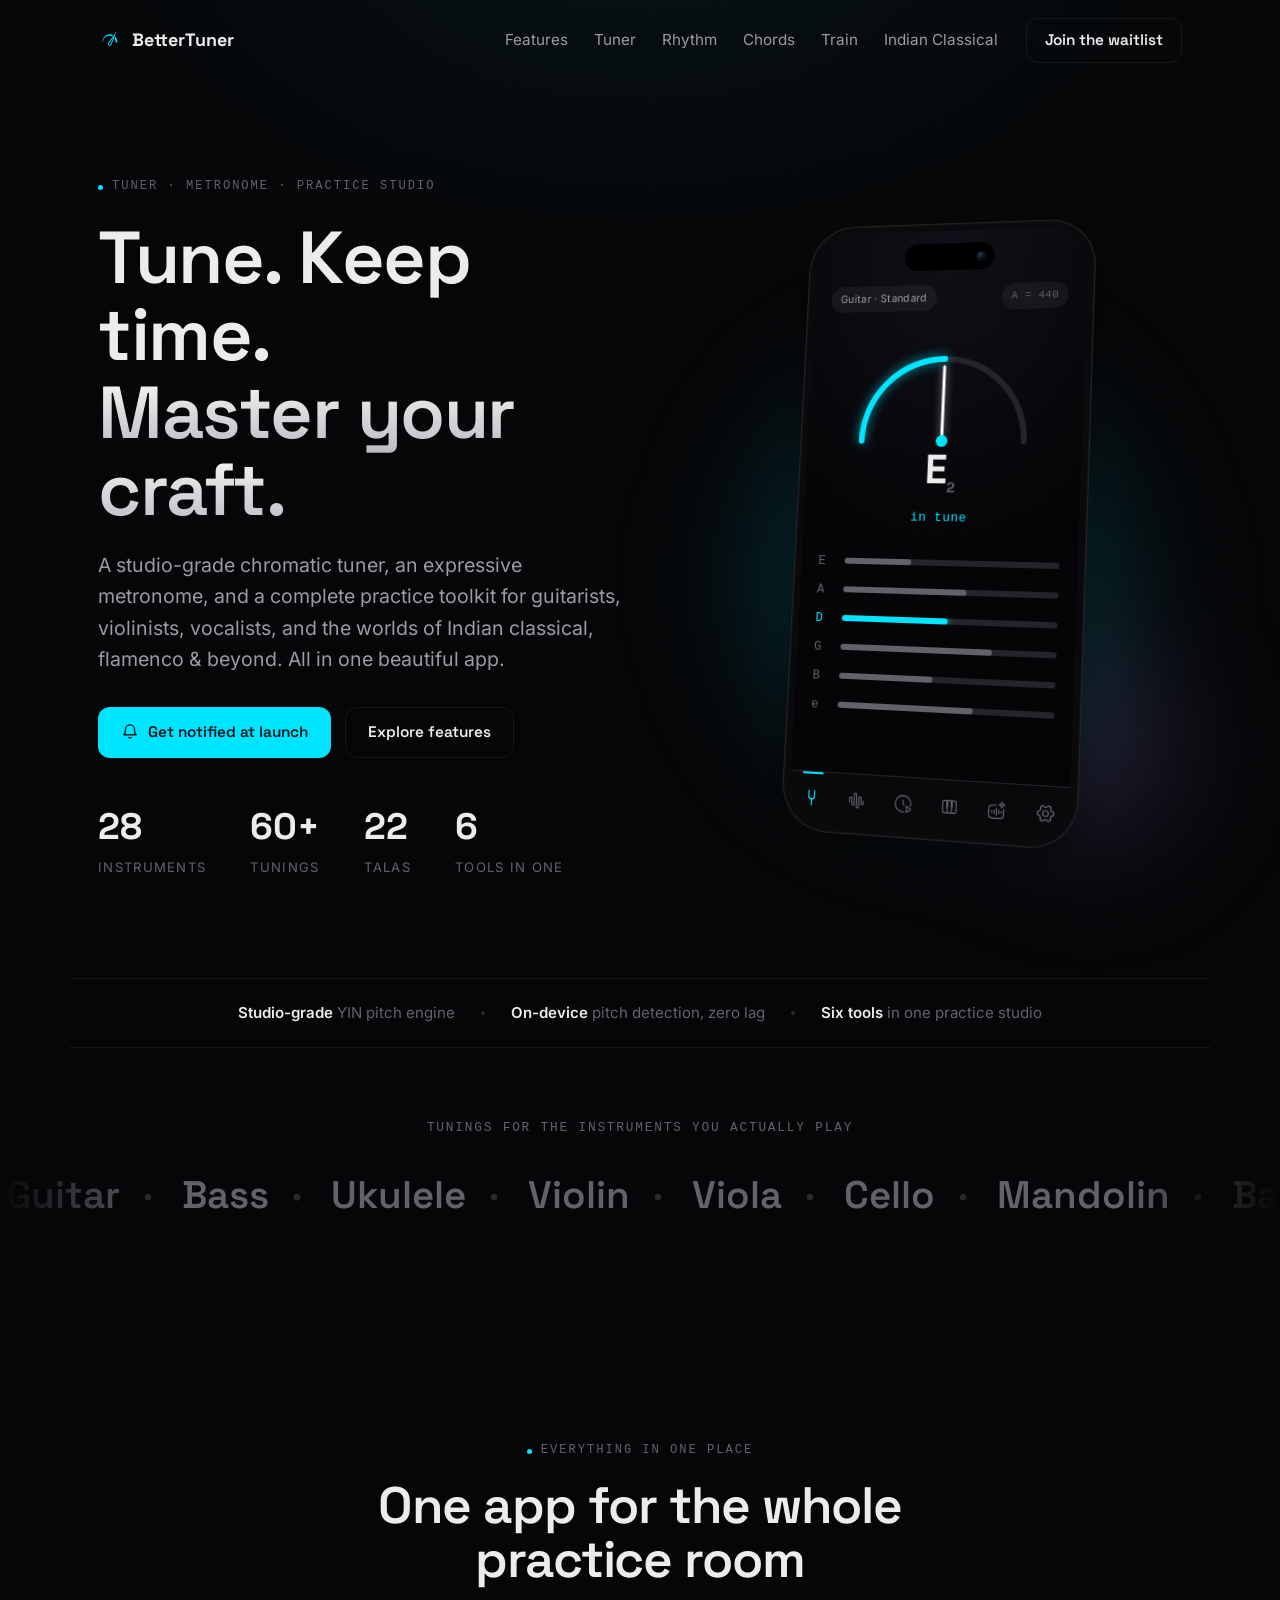
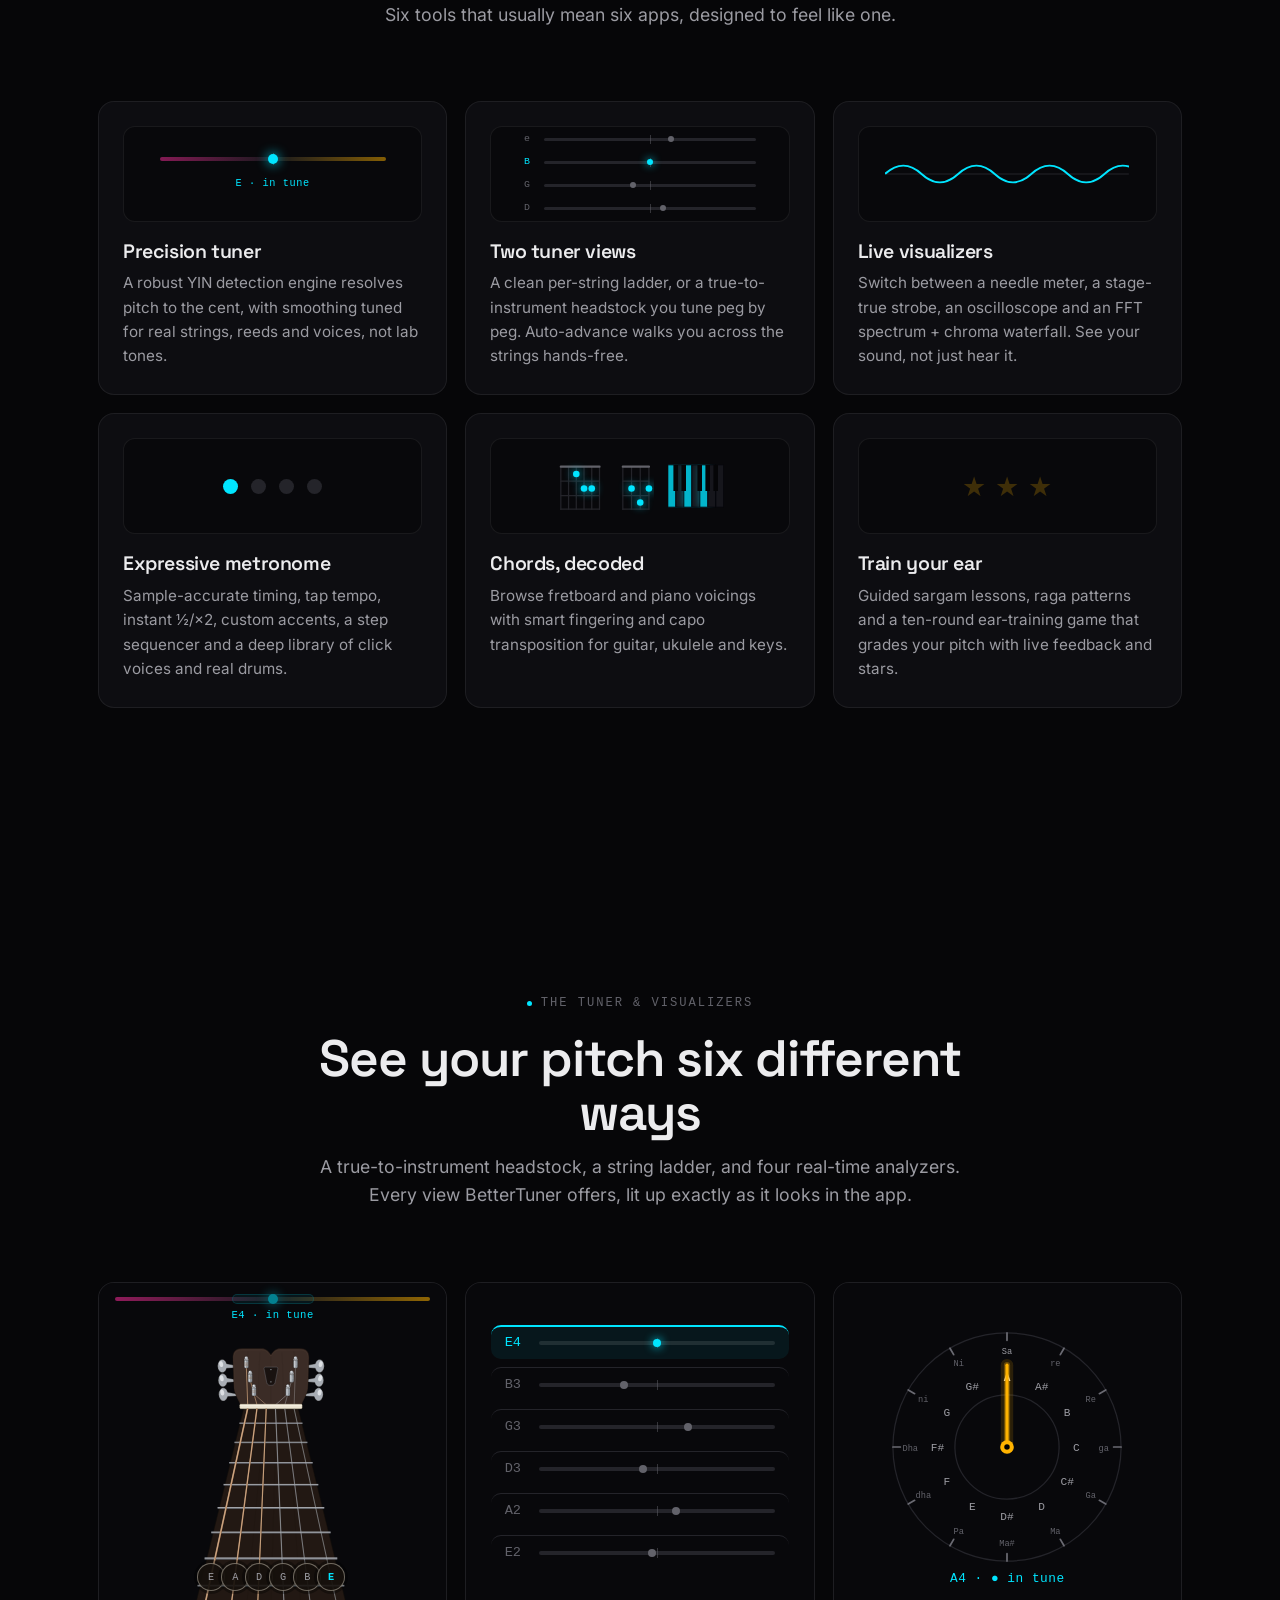
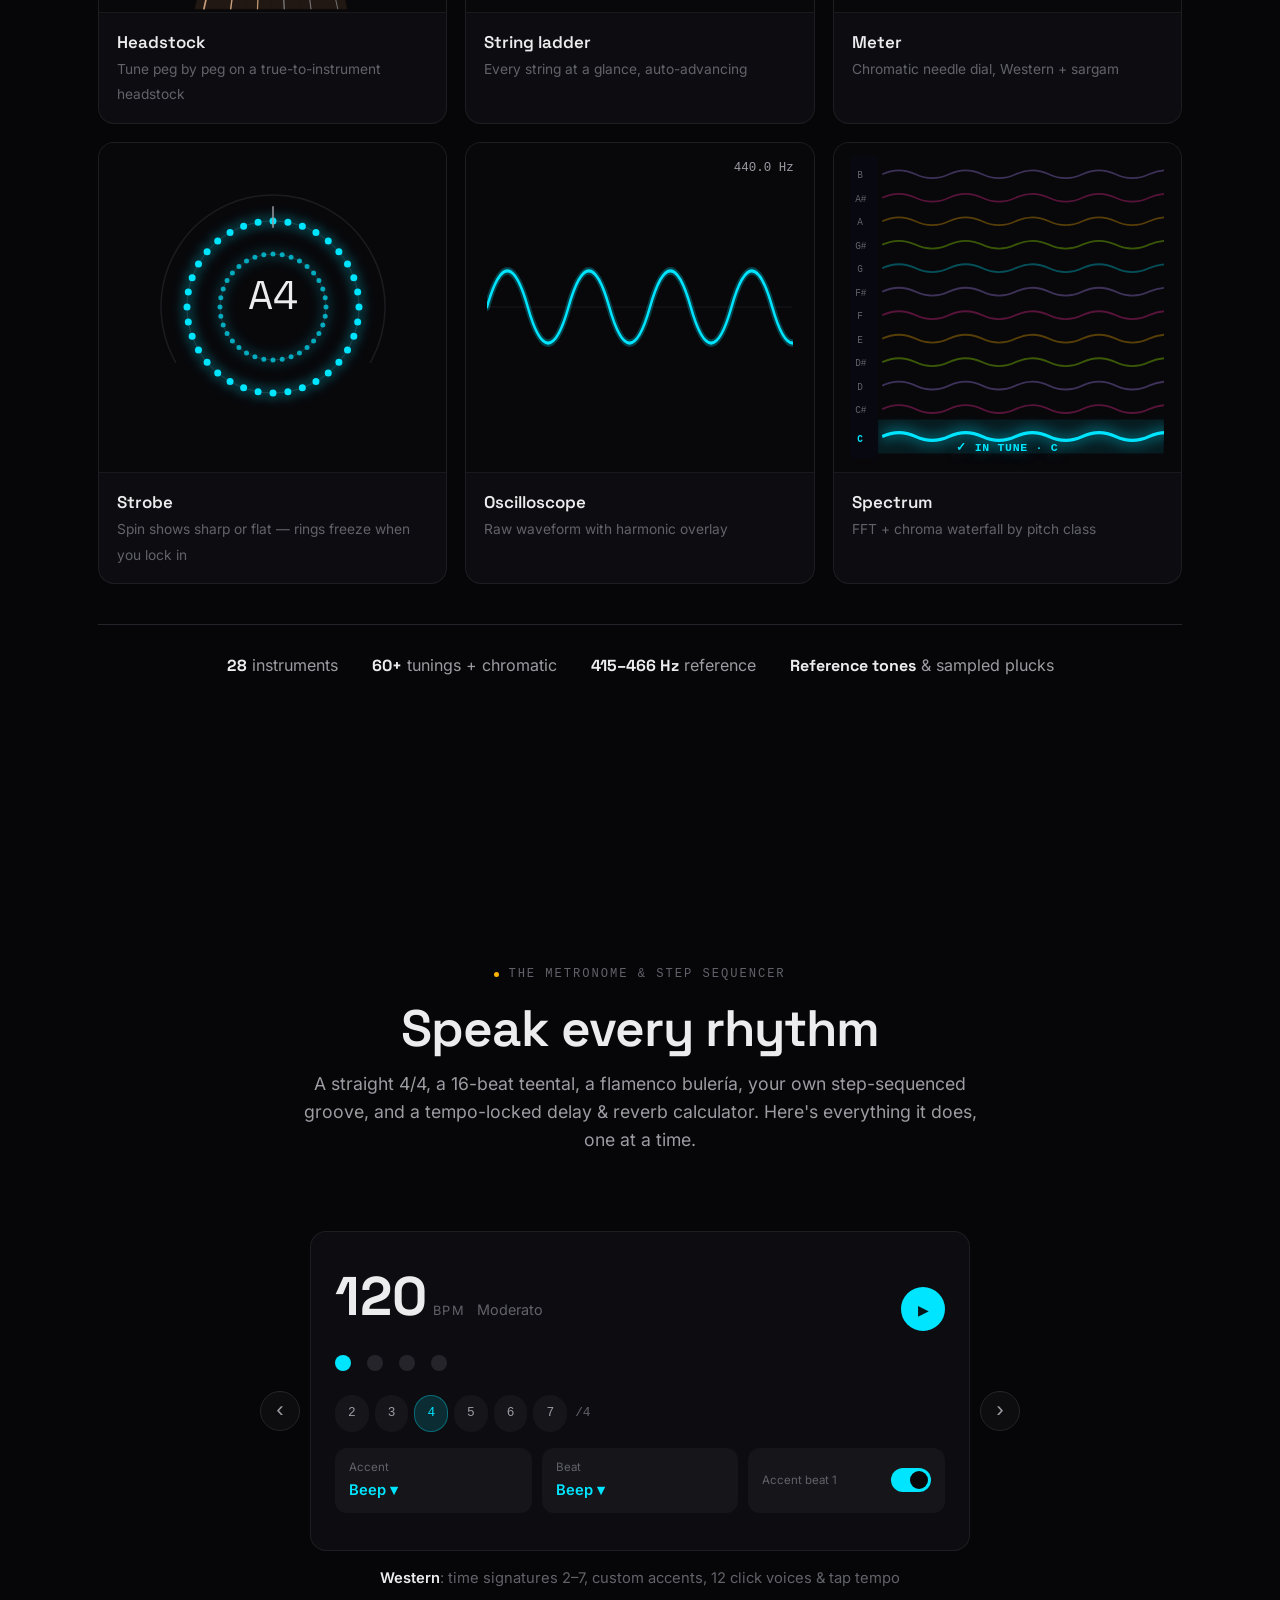
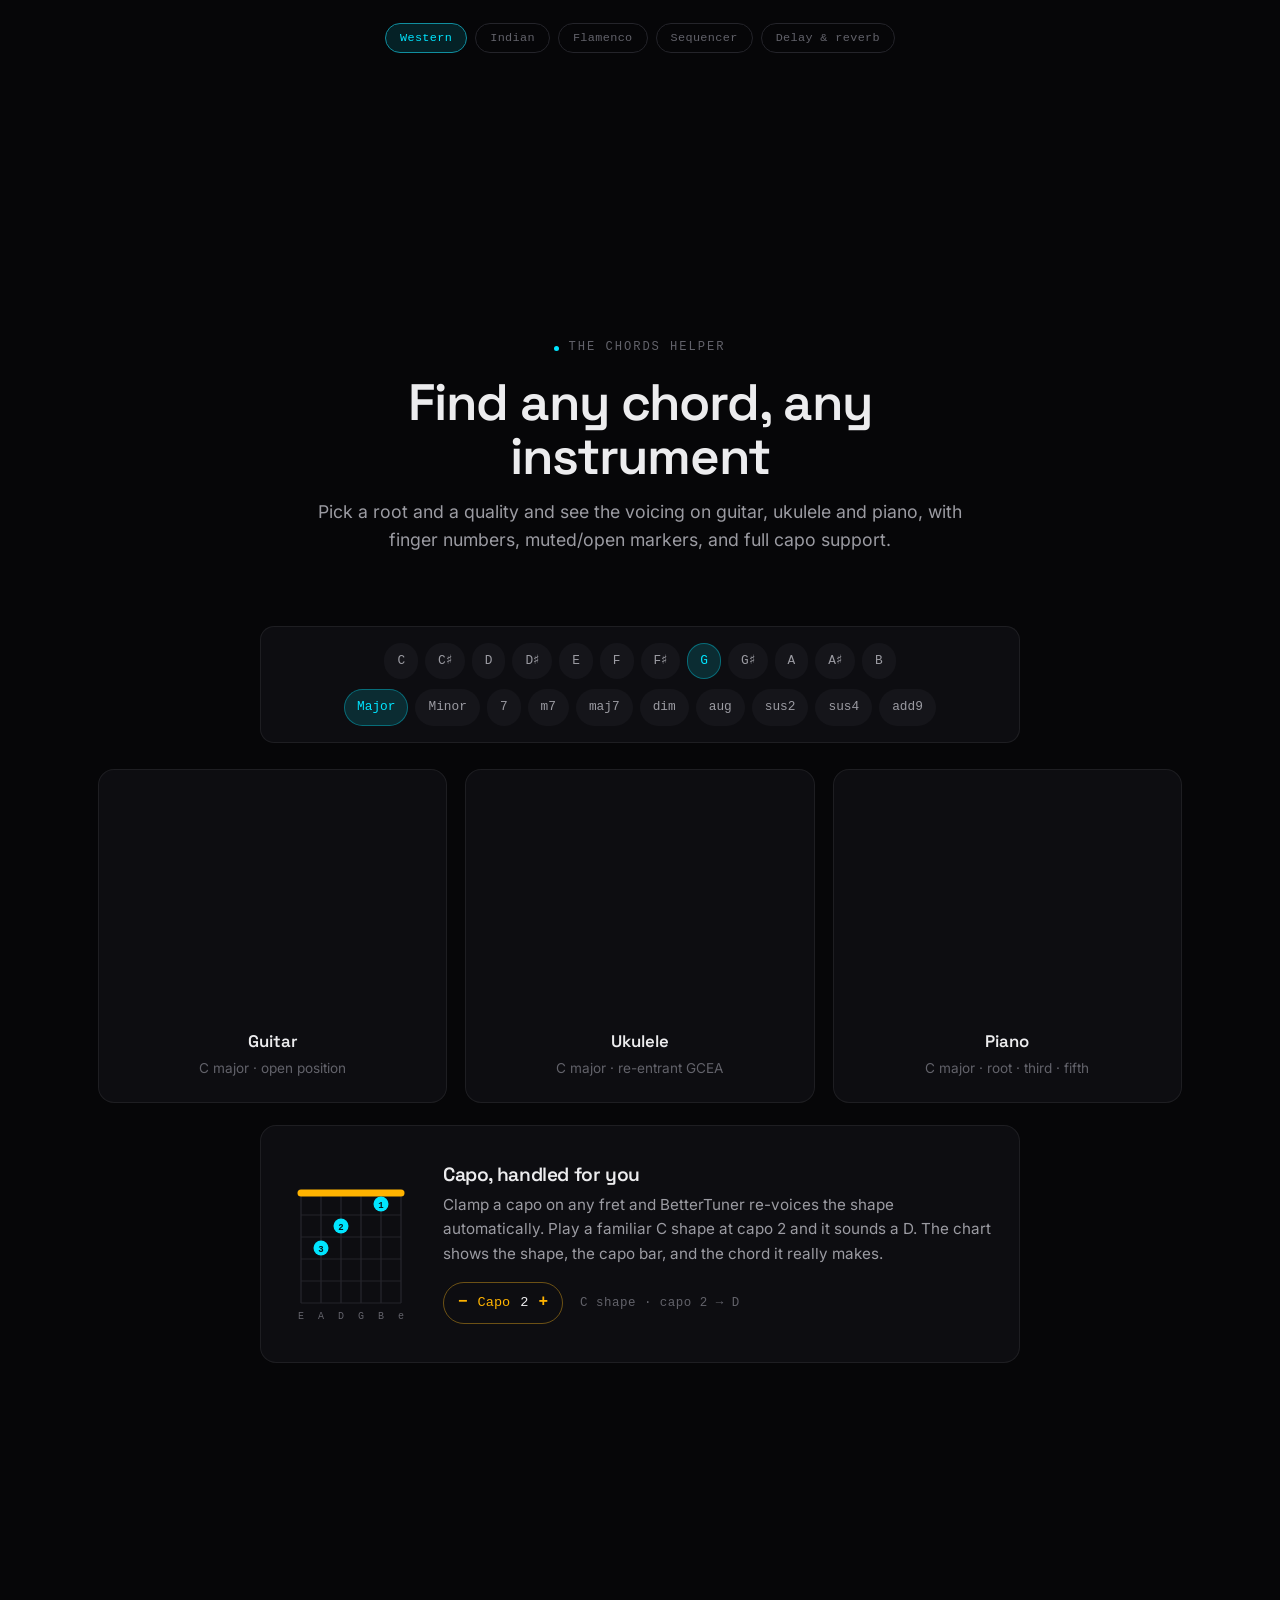
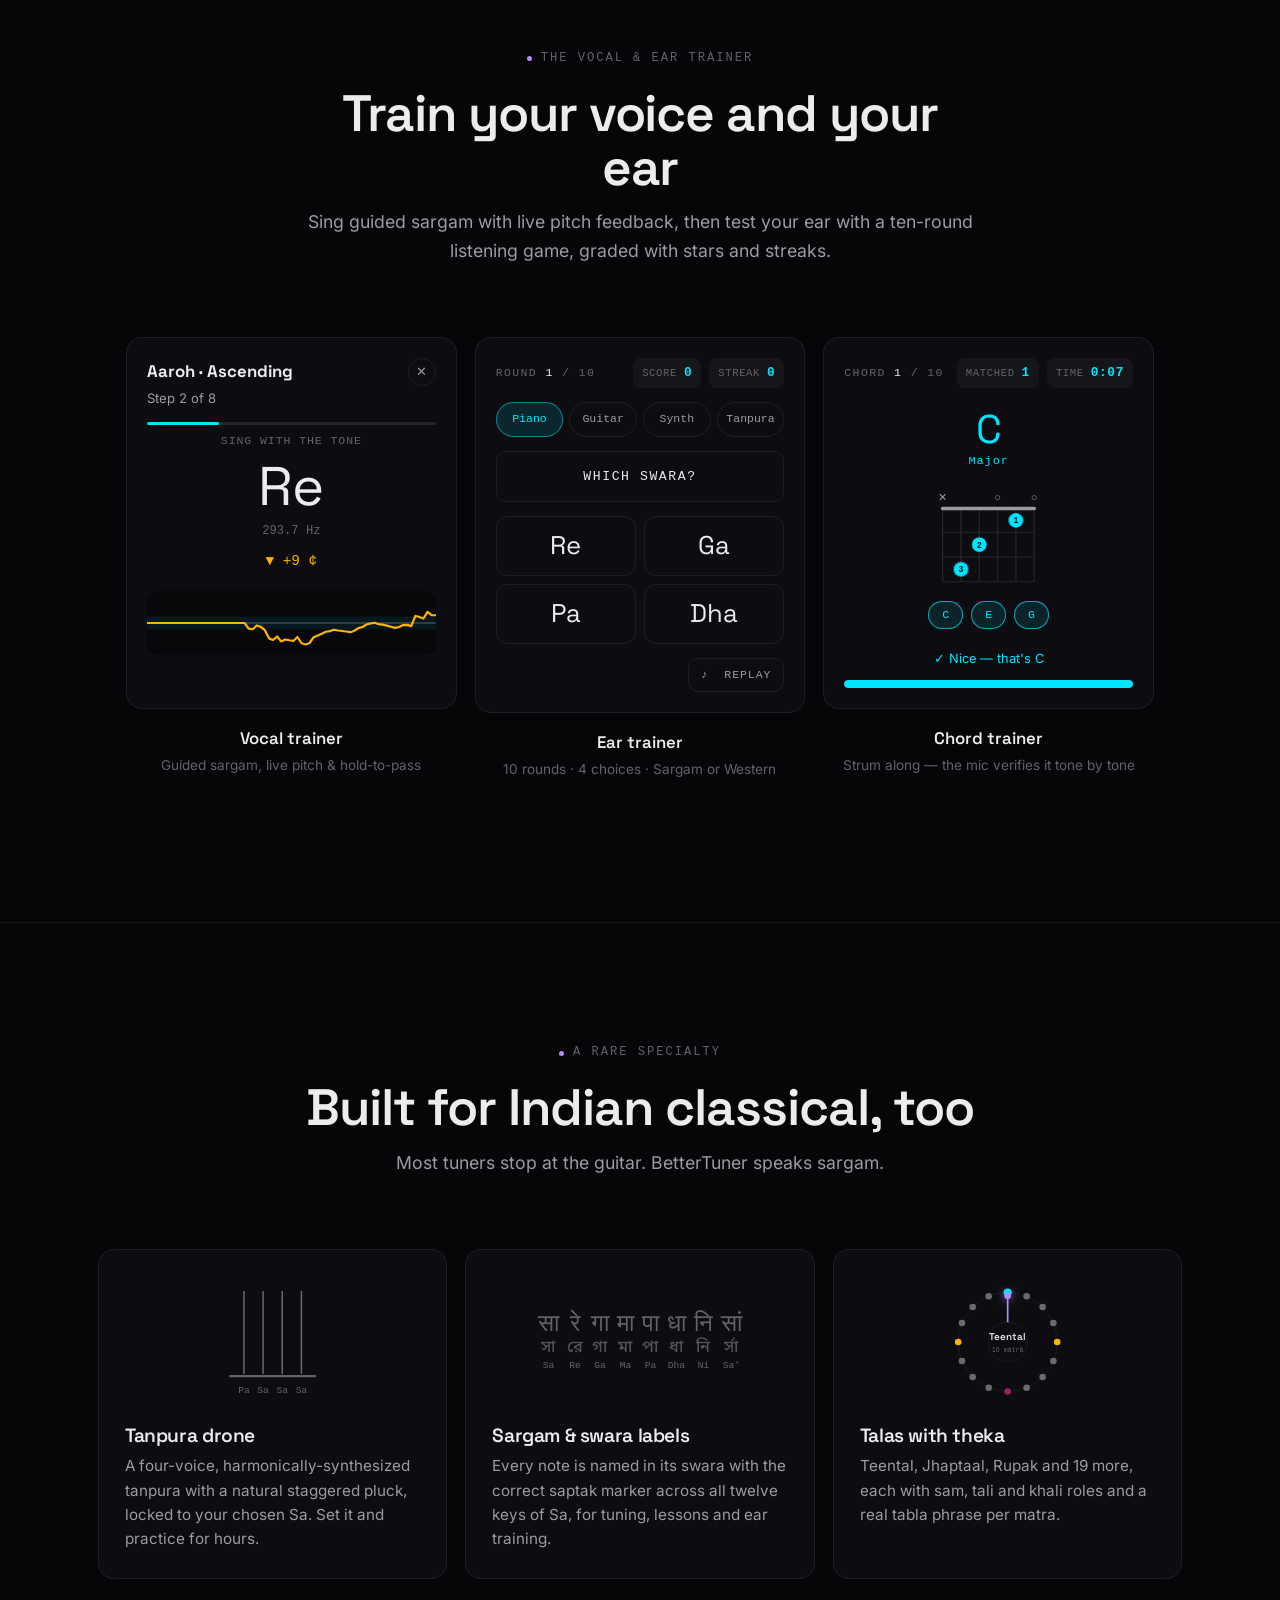
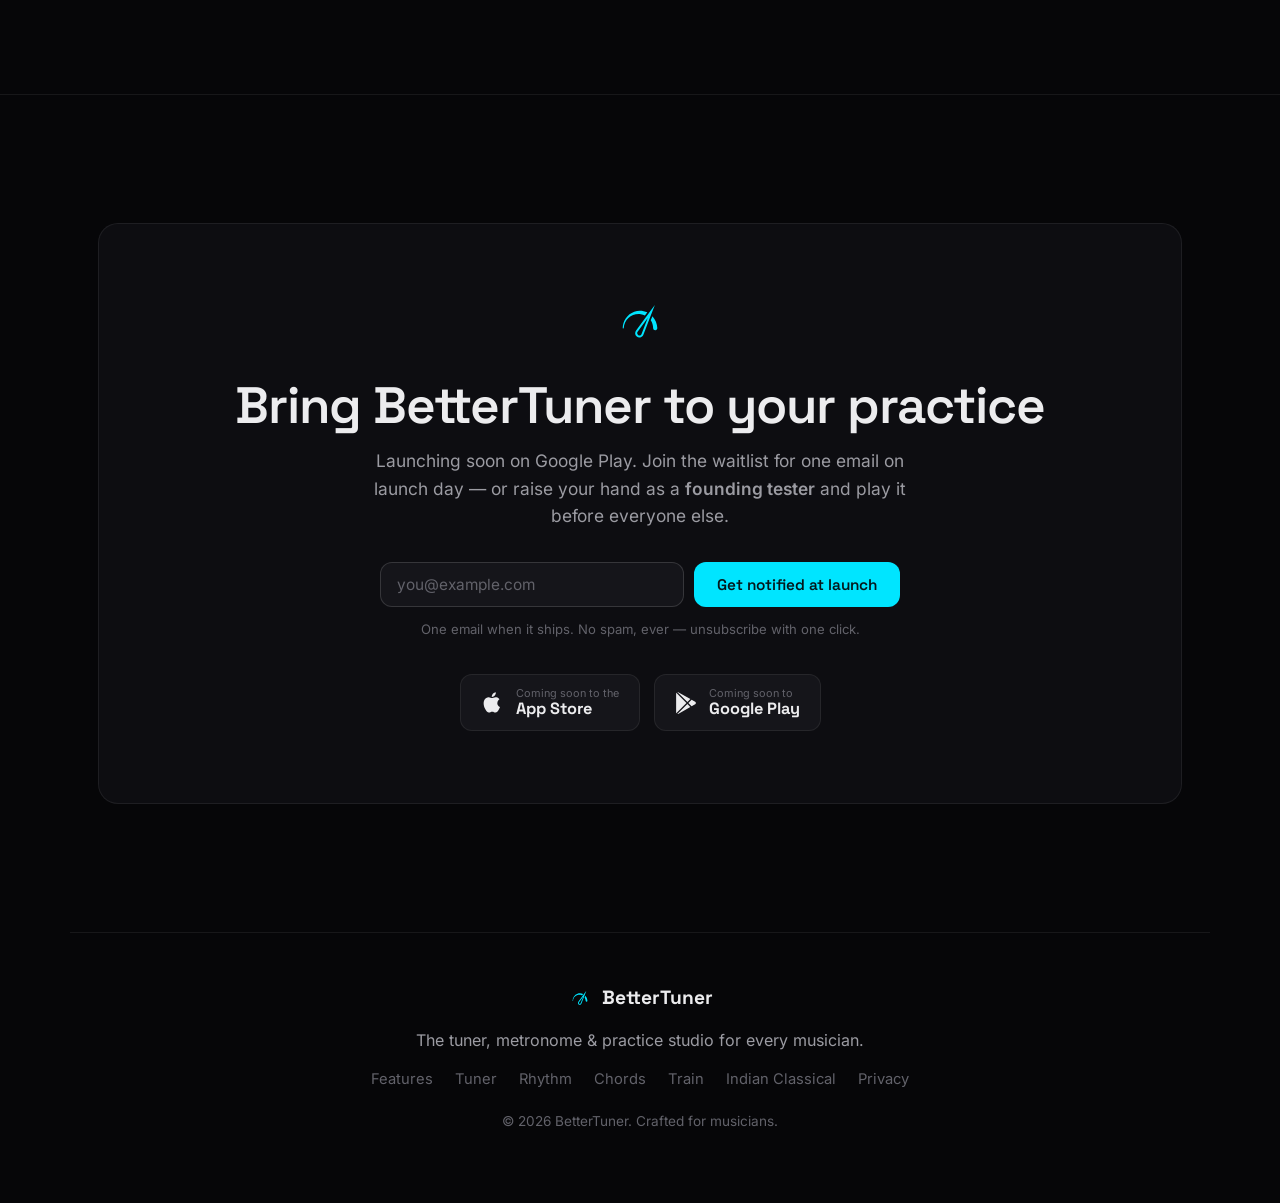
<file: index.html>
<!DOCTYPE html>
<html lang="en">
<head>
  <meta charset="UTF-8" />
  <meta name="viewport" content="width=device-width, initial-scale=1.0" />
  <!-- CSP fallback for hosts that can't send headers (e.g. GitHub Pages).
       frame-ancestors / HSTS only work as real headers — see the _headers file. -->
  <meta http-equiv="Content-Security-Policy" content="default-src 'self'; script-src 'self'; style-src 'self' 'unsafe-inline'; img-src 'self' data:; font-src 'self'; connect-src 'self'; object-src 'none'; base-uri 'self'; form-action 'self'" />
  <title>BetterTuner: the tuner, metronome & practice studio for every musician</title>
  <meta name="description" content="A precision chromatic tuner, expressive metronome, and complete practice studio in one app. 28 instruments, 60+ tunings, Indian classical tanpura & talas, real-time visualizers, and on-device pitch detection." />
  <meta name="theme-color" content="#000000" />
  <link rel="icon" href="assets/favicon.svg" type="image/svg+xml" />
  <link rel="canonical" href="https://bettertuner.com/" />
  <!-- Self-hosted fonts — no third-party requests (see assets/fonts.css). -->
  <link rel="preload" href="assets/fonts/space-grotesk-600-latin.woff2" as="font" type="font/woff2" crossorigin />
  <link rel="preload" href="assets/fonts/inter-400-latin.woff2" as="font" type="font/woff2" crossorigin />
  <link rel="stylesheet" href="assets/fonts.css" />

  <!-- Open Graph / social -->
  <meta property="og:type" content="website" />
  <meta property="og:url" content="https://bettertuner.com/" />
  <meta property="og:title" content="BetterTuner: Tune. Keep time. Master your craft." />
  <meta property="og:description" content="Precision tuner, expressive metronome and practice studio for every instrument, including Indian classical." />
  <meta property="og:image" content="assets/og-image.svg" />
  <meta name="twitter:card" content="summary_large_image" />

  <link rel="stylesheet" href="styles.css" />
</head>
<body>
  <!-- Ambient animated background mesh -->
  <div class="bg-mesh" aria-hidden="true">
    <span class="blob blob--cyan"></span>
    <span class="blob blob--magenta"></span>
    <span class="blob blob--violet"></span>
    <div class="grid-overlay"></div>
  </div>

  <!-- ============ NAV ============ -->
  <header class="nav" id="nav">
    <a class="nav__brand" href="#top" aria-label="BetterTuner home">
      <span class="nav__logo" data-logo></span>
      <span class="nav__name">BetterTuner</span>
    </a>
    <nav class="nav__links" aria-label="Primary">
      <a href="#features">Features</a>
      <a href="#tuner">Tuner</a>
      <a href="#rhythm">Rhythm</a>
      <a href="#chords">Chords</a>
      <a href="#train">Train</a>
      <a href="#classical">Indian Classical</a>
    </nav>
    <a href="#download" class="btn btn--ghost nav__cta">Join the waitlist</a>
    <button class="nav__toggle" type="button" aria-label="Open menu" aria-expanded="false" aria-controls="navMenu" data-nav-toggle>
      <span></span><span></span><span></span>
    </button>
    <div class="nav__menu" id="navMenu" data-nav-menu hidden>
      <a href="#features">Features</a>
      <a href="#tuner">Tuner</a>
      <a href="#rhythm">Rhythm</a>
      <a href="#chords">Chords</a>
      <a href="#train">Train</a>
      <a href="#classical">Indian Classical</a>
      <a href="#download" class="btn btn--primary nav__menu-cta">Join the waitlist</a>
    </div>
  </header>

  <main id="top">
    <!-- ============ HERO ============ -->
    <section class="hero">
      <div class="hero__copy reveal">
        <span class="eyebrow"><span class="eyebrow__dot"></span> Tuner · Metronome · Practice Studio</span>
        <h1 class="hero__title">
          Tune. Keep time.<br />
          <span class="grad-text">Master your craft.</span>
        </h1>
        <p class="hero__lede">
          A studio-grade chromatic tuner, an expressive metronome, and a complete
          practice toolkit for guitarists, violinists, vocalists, and the worlds
          of Indian classical, flamenco &amp; beyond. All in one beautiful app.
        </p>
        <div class="hero__actions">
          <a href="#download" class="btn btn--primary">
            <svg viewBox="0 0 24 24" width="18" height="18" aria-hidden="true"><path fill="none" stroke="currentColor" stroke-width="1.8" stroke-linecap="round" stroke-linejoin="round" d="M18 8.4a6 6 0 0 0-12 0c0 6-2.4 7.2-2.4 7.2h16.8S18 14.4 18 8.4M13.7 19.2a2 2 0 0 1-3.4 0"/></svg>
            Get notified at launch
          </a>
          <a href="#features" class="btn btn--ghost">Explore features</a>
        </div>
        <ul class="hero__stats" aria-label="Highlights">
          <li><strong data-count="28">28</strong><span>instruments</span></li>
          <li><strong data-count="60" data-suffix="+">60+</strong><span>tunings</span></li>
          <li><strong data-count="22">22</strong><span>talas</span></li>
          <li><strong data-count="6">6</strong><span>tools in one</span></li>
        </ul>
      </div>

      <!-- Animated phone mockup -->
      <div class="hero__device reveal" data-tilt>
        <div class="phone">
          <div class="phone__screen">
            <div class="phone__island"><span class="phone__camera"></span></div>
            <div class="app-tuner">
              <div class="app-tuner__head">
                <span class="app-pill">Guitar · Standard</span>
                <span class="app-pill app-pill--muted">A = 440</span>
              </div>

              <!-- Strobe / gauge -->
              <div class="gauge">
                <div class="gauge__rings">
                  <span class="ring ring--1"></span>
                  <span class="ring ring--2"></span>
                  <span class="ring ring--3"></span>
                </div>
                <svg class="gauge__arc" viewBox="0 0 200 120" aria-hidden="true">
                  <path class="gauge__track" d="M16 110 A 84 84 0 0 1 184 110" />
                  <path class="gauge__fill" d="M16 110 A 84 84 0 0 1 184 110" />
                  <line class="gauge__needle" x1="100" y1="110" x2="100" y2="34" />
                  <circle class="gauge__hub" cx="100" cy="110" r="6" />
                </svg>
                <div class="gauge__readout">
                  <span class="gauge__note">E<sub>2</sub></span>
                  <span class="gauge__cents" data-cents>in tune</span>
                </div>
              </div>

              <!-- String ladder -->
              <div class="ladder">
                <span class="ladder__row"><i>E</i><b style="--w:32%"></b></span>
                <span class="ladder__row"><i>A</i><b style="--w:58%"></b></span>
                <span class="ladder__row ladder__row--lit"><i>D</i><b style="--w:50%"></b></span>
                <span class="ladder__row"><i>G</i><b style="--w:71%"></b></span>
                <span class="ladder__row"><i>B</i><b style="--w:44%"></b></span>
                <span class="ladder__row"><i>e</i><b style="--w:63%"></b></span>
              </div>
            </div>
            <!-- Bottom nav — icons match the app's real tab bar -->
            <div class="app-nav">
              <!-- Tune (tuning fork) — active -->
              <span class="app-nav__item app-nav__item--active">
                <svg viewBox="0 0 24 24" fill="none" stroke="currentColor" stroke-width="1.5" stroke-linecap="round" stroke-linejoin="round">
                  <path d="M8.25 3V10C8.25 12.07 9.93 13.75 12 13.75C14.07 13.75 15.75 12.07 15.75 10V3"/>
                  <path d="M12 13.75V21"/>
                </svg>
              </span>
              <!-- Analyze (waveform) -->
              <span class="app-nav__item">
                <svg viewBox="0 0 24 24" fill="none" stroke="currentColor" stroke-width="1.5" stroke-linecap="round" stroke-linejoin="round">
                  <path d="M3 14V9.5C3 8.67 3.67 8 4.5 8C5.33 8 6 8.67 6 9.5V16.5C6 17.33 6.67 18 7.5 18C8.33 18 9 17.33 9 16.5V4.5C9 3.67 9.67 3 10.5 3C11.33 3 12 3.67 12 4.5V19.5C12 20.33 12.67 21 13.5 21C14.33 21 15 20.33 15 19.5V8.5C15 7.67 15.67 7 16.5 7C17.33 7 18 7.67 18 8.5V15.5C18 16.33 18.67 17 19.5 17C20.33 17 21 16.33 21 15.5V12"/>
                </svg>
              </span>
              <!-- Tempo (clock + play badge) -->
              <span class="app-nav__item">
                <svg viewBox="0 0 24 24" fill="none" stroke="currentColor" stroke-width="1.5" stroke-linecap="round" stroke-linejoin="round">
                  <path d="M12 8V12L13.5 13.5"/>
                  <path d="M19.55 16.45C21.18 17.34 22 17.78 22 18.5C22 19.22 21.18 19.66 19.55 20.55L18.43 21.15C17.17 21.83 16.55 22.17 16.24 21.92C15.5 21.32 16.66 19.76 16.94 19.2C17.23 18.64 17.22 18.35 16.94 17.8C16.66 17.24 15.5 15.68 16.24 15.08C16.55 14.83 17.17 15.17 18.43 15.85L19.55 16.45Z"/>
                  <path d="M13.03 21.95C12.69 21.98 12.35 22 12 22C6.48 22 2 17.52 2 12C2 6.48 6.48 2 12 2C17.52 2 22 6.48 22 12C22 12.68 21.93 13.35 21.8 14"/>
                </svg>
              </span>
              <!-- Chords (piano) -->
              <span class="app-nav__item">
                <svg viewBox="0 0 24 24" fill="none" stroke="currentColor" stroke-width="1.5" stroke-linecap="round" stroke-linejoin="round">
                  <rect x="3.5" y="4.5" width="17" height="15" rx="2"/>
                  <path d="M9.17 12.5V19.5 M14.83 12.5V19.5"/>
                  <path d="M9.17 4.5V12 M14.83 4.5V12" stroke-width="2.6"/>
                </svg>
              </span>
              <!-- Train (sound levels + sparkle) -->
              <span class="app-nav__item">
                <svg viewBox="0 0 24 24" fill="none" stroke="currentColor" stroke-width="1.5" stroke-linecap="round" stroke-linejoin="round">
                  <path d="M11.5 6C7.02 6 4.78 6 3.39 7.17C2 8.34 2 10.23 2 14C2 17.77 2 19.66 3.39 20.83C4.78 22 7.02 22 11.5 22C15.98 22 18.22 22 19.61 20.83C21 19.66 21 17.77 21 14C21 12.83 21 11.84 20.96 11"/>
                  <path d="M18.5 2L18.76 2.7C19.1 3.61 19.27 4.07 19.6 4.4C19.93 4.73 20.39 4.9 21.3 5.24L22 5.5L21.3 5.76C20.39 6.1 19.93 6.27 19.6 6.6C19.27 6.93 19.1 7.39 18.76 8.3L18.5 9L18.24 8.3C17.9 7.39 17.73 6.93 17.4 6.6C17.07 6.27 16.61 6.1 15.7 5.76L15 5.5L15.7 5.24C16.61 4.9 17.07 4.73 17.4 4.4C17.73 4.07 17.9 3.61 18.24 2.7L18.5 2Z"/>
                  <path d="M12 10V18 M9 12V16 M6 13V15 M15 12V16 M18 13V15"/>
                </svg>
              </span>
              <!-- Settings (cog) -->
              <span class="app-nav__item">
                <svg viewBox="0 0 24 24" fill="none" stroke="currentColor" stroke-width="1.5" stroke-linecap="round" stroke-linejoin="round">
                  <circle cx="12" cy="12" r="3.5"/>
                  <path d="M21.01 14.1C21.53 13.96 21.79 13.89 21.9 13.75C22 13.62 22 13.4 22 12.97V11.03C22 10.6 22 10.38 21.9 10.25C21.79 10.11 21.53 10.04 21.01 9.9C19.06 9.38 17.84 7.34 18.34 5.4C18.48 4.87 18.55 4.6 18.48 4.45C18.42 4.29 18.23 4.18 17.85 3.97L16.13 2.99C15.75 2.78 15.57 2.67 15.4 2.69C15.23 2.71 15.04 2.9 14.67 3.28C13.21 4.73 10.79 4.73 9.33 3.28C8.96 2.9 8.77 2.71 8.6 2.69C8.43 2.67 8.25 2.78 7.88 2.99L6.15 3.97C5.77 4.18 5.58 4.29 5.52 4.45C5.45 4.6 5.52 4.87 5.66 5.4C6.16 7.34 4.94 9.38 2.99 9.9C2.47 10.04 2.21 10.11 2.1 10.25C2 10.38 2 10.6 2 11.03V12.97C2 13.4 2 13.62 2.1 13.75C2.21 13.89 2.47 13.96 2.99 14.1C4.94 14.62 6.16 16.66 5.66 18.6C5.52 19.13 5.45 19.4 5.52 19.55C5.58 19.71 5.77 19.82 6.15 20.03L7.87 21.01C8.25 21.22 8.43 21.33 8.6 21.31C8.77 21.29 8.96 21.1 9.33 20.72C10.79 19.26 13.21 19.26 14.67 20.72C15.05 21.1 15.23 21.29 15.4 21.31C15.57 21.33 15.75 21.22 16.13 21.01L17.85 20.03C18.23 19.82 18.42 19.71 18.49 19.55C18.55 19.4 18.48 19.13 18.34 18.6C17.84 16.66 19.06 14.62 21.01 14.1Z"/>
                </svg>
              </span>
            </div>
          </div>
        </div>
        <div class="device-glow" aria-hidden="true"></div>
      </div>
    </section>

    <!-- ============ TRUST STRIP ============ -->
    <section class="trust reveal">
      <div class="trust__item"><span>Studio-grade</span> YIN pitch engine</div>
      <span class="trust__sep"></span>
      <div class="trust__item"><span>On-device</span> pitch detection, zero lag</div>
      <span class="trust__sep"></span>
      <div class="trust__item"><span>Six tools</span> in one practice studio</div>
    </section>

    <!-- ============ INSTRUMENT MARQUEE ============ -->
    <section class="marquee-section reveal">
      <p class="marquee-label">Tunings for the instruments you actually play</p>
      <div class="marquee">
        <div class="marquee__track">
          <span>Guitar</span><span>Bass</span><span>Ukulele</span><span>Violin</span><span>Viola</span><span>Cello</span><span>Mandolin</span><span>Banjo</span><span>Sitar</span><span>Sarod</span><span>Tanpura</span><span>Veena</span><span>Erhu</span><span>Pipa</span><span>Guqin</span><span>Oud</span><span>Saz</span><span>Bouzouki</span><span>Dotara</span><span>Voice</span>
          <span aria-hidden="true">Guitar</span><span aria-hidden="true">Bass</span><span aria-hidden="true">Ukulele</span><span aria-hidden="true">Violin</span><span aria-hidden="true">Viola</span><span aria-hidden="true">Cello</span><span aria-hidden="true">Mandolin</span><span aria-hidden="true">Banjo</span><span aria-hidden="true">Sitar</span><span aria-hidden="true">Sarod</span><span aria-hidden="true">Tanpura</span><span aria-hidden="true">Veena</span><span aria-hidden="true">Erhu</span><span aria-hidden="true">Pipa</span><span aria-hidden="true">Guqin</span><span aria-hidden="true">Oud</span><span aria-hidden="true">Saz</span><span aria-hidden="true">Bouzouki</span><span aria-hidden="true">Dotara</span><span aria-hidden="true">Voice</span>
        </div>
      </div>
    </section>

    <!-- ============ FEATURES GRID ============ -->
    <section class="section" id="features">
      <div class="section__head reveal">
        <span class="eyebrow"><span class="eyebrow__dot"></span> Everything in one place</span>
        <h2 class="section__title">One app for the whole practice room</h2>
        <p class="section__sub">Six tools that usually mean six apps, designed to feel like one.</p>
      </div>

      <div class="features">
        <!-- Precision tuner -->
        <article class="feature-card reveal">
          <div class="feature-card__preview">
            <div class="pv-tuner">
              <div class="pv-tuner__bar"></div>
              <span class="pv-tuner__dot"></span>
              <span class="pv-tuner__cap">E&nbsp;·&nbsp;in&nbsp;tune</span>
            </div>
          </div>
          <h3>Precision tuner</h3>
          <p>A robust YIN detection engine resolves pitch to the cent, with smoothing tuned for real strings, reeds and voices, not lab tones.</p>
        </article>

        <!-- Two tuner views — string ladder -->
        <article class="feature-card reveal">
          <div class="feature-card__preview">
            <div class="pv-ladder">
              <span class="pvl"><i>e</i><b><u style="left:60%"></u></b></span>
              <span class="pvl pvl--in"><i>B</i><b><u></u></b></span>
              <span class="pvl"><i>G</i><b><u style="left:42%"></u></b></span>
              <span class="pvl"><i>D</i><b><u style="left:56%"></u></b></span>
            </div>
          </div>
          <h3>Two tuner views</h3>
          <p>A clean per-string ladder, or a true-to-instrument headstock you tune peg by peg. Auto-advance walks you across the strings hands-free.</p>
        </article>

        <!-- Live visualizers — oscilloscope -->
        <article class="feature-card reveal">
          <div class="feature-card__preview">
            <svg class="pv-scope" viewBox="0 0 200 60" preserveAspectRatio="none" aria-hidden="true">
              <line class="pv-scope-zero" x1="0" y1="30" x2="200" y2="30"/>
              <g class="pv-scope-g"><path d="M0 30 q15 -18 30 0 t30 0 t30 0 t30 0 t30 0 t30 0 t30 0 t30 0 t30 0 t30 0" fill="none"/></g>
            </svg>
          </div>
          <h3>Live visualizers</h3>
          <p>Switch between a needle meter, a stage-true strobe, an oscilloscope and an FFT spectrum + chroma waterfall. See your sound, not just hear it.</p>
        </article>

        <!-- Expressive metronome — beat dots -->
        <article class="feature-card reveal">
          <div class="feature-card__preview">
            <div class="pv-metro">
              <span class="bd bd--accent"></span>
              <span class="bd"></span>
              <span class="bd"></span>
              <span class="bd"></span>
            </div>
          </div>
          <h3>Expressive metronome</h3>
          <p>Sample-accurate timing, tap tempo, instant ½/×2, custom accents, a step sequencer and a deep library of click voices and real drums.</p>
        </article>

        <!-- Chords — fretboard shape -->
        <article class="feature-card reveal">
          <div class="feature-card__preview">
            <div class="pv-chords">
              <!-- Guitar -->
              <svg class="pv-fb" viewBox="0 0 50 60" aria-hidden="true">
                <g stroke="var(--wire)" stroke-width="1.3" stroke-linecap="round">
                  <line x1="5" y1="10" x2="5" y2="54"/><line x1="13" y1="10" x2="13" y2="54"/><line x1="21" y1="10" x2="21" y2="54"/><line x1="29" y1="10" x2="29" y2="54"/><line x1="37" y1="10" x2="37" y2="54"/><line x1="45" y1="10" x2="45" y2="54"/>
                  <line x1="5" y1="25" x2="45" y2="25"/><line x1="5" y1="40" x2="45" y2="40"/><line x1="5" y1="54" x2="45" y2="54"/>
                </g>
                <line x1="5" y1="10" x2="45" y2="10" stroke="var(--text-tertiary)" stroke-width="2.4" stroke-linecap="round"/>
                <g class="pv-chord__dots" fill="var(--cyan)">
                  <circle cx="21" cy="17.5" r="3.4" style="animation-delay:0s"/>
                  <circle cx="29" cy="32.5" r="3.4" style="animation-delay:.12s"/>
                  <circle cx="37" cy="32.5" r="3.4" style="animation-delay:.24s"/>
                </g>
              </svg>
              <!-- Ukulele -->
              <svg class="pv-fb" viewBox="0 0 37 60" aria-hidden="true">
                <g stroke="var(--wire)" stroke-width="1.3" stroke-linecap="round">
                  <line x1="5" y1="10" x2="5" y2="54"/><line x1="14" y1="10" x2="14" y2="54"/><line x1="23" y1="10" x2="23" y2="54"/><line x1="32" y1="10" x2="32" y2="54"/>
                  <line x1="5" y1="25" x2="32" y2="25"/><line x1="5" y1="40" x2="32" y2="40"/><line x1="5" y1="54" x2="32" y2="54"/>
                </g>
                <line x1="5" y1="10" x2="32" y2="10" stroke="var(--text-tertiary)" stroke-width="2.4" stroke-linecap="round"/>
                <g class="pv-chord__dots" fill="var(--cyan)">
                  <circle cx="14" cy="32.5" r="3.4" style="animation-delay:.1s"/>
                  <circle cx="23" cy="47" r="3.4" style="animation-delay:.22s"/>
                  <circle cx="32" cy="32.5" r="3.4" style="animation-delay:.34s"/>
                </g>
              </svg>
              <!-- Piano -->
              <svg class="pv-piano" viewBox="0 0 56 44" aria-hidden="true">
                <g class="pv-piano__w">
                  <rect class="hl" x="0"  y="1" width="7.4" height="42" style="animation-delay:0s"/>
                  <rect x="8"  y="1" width="7.4" height="42"/>
                  <rect class="hl" x="16" y="1" width="7.4" height="42" style="animation-delay:.12s"/>
                  <rect x="24" y="1" width="7.4" height="42"/>
                  <rect class="hl" x="32" y="1" width="7.4" height="42" style="animation-delay:.24s"/>
                  <rect x="40" y="1" width="7.4" height="42"/>
                  <rect x="48" y="1" width="7.4" height="42"/>
                </g>
                <g class="pv-piano__b">
                  <rect x="5.4"  y="1" width="4.6" height="26"/><rect x="13.4" y="1" width="4.6" height="26"/><rect x="29.4" y="1" width="4.6" height="26"/><rect x="37.4" y="1" width="4.6" height="26"/><rect x="45.4" y="1" width="4.6" height="26"/>
                </g>
              </svg>
            </div>
          </div>
          <h3>Chords, decoded</h3>
          <p>Browse fretboard and piano voicings with smart fingering and capo transposition for guitar, ukulele and keys.</p>
        </article>

        <!-- Train your ear — lesson stars (amber) -->
        <article class="feature-card reveal">
          <div class="feature-card__preview">
            <div class="pv-ears">
              <span style="animation-delay:0s">★</span>
              <span style="animation-delay:.22s">★</span>
              <span style="animation-delay:.44s">★</span>
            </div>
          </div>
          <h3>Train your ear</h3>
          <p>Guided sargam lessons, raga patterns and a ten-round ear-training game that grades your pitch with live feedback and stars.</p>
        </article>
      </div>
    </section>

    <!-- ============ TUNER & VISUALIZER SHOWCASE ============ -->
    <section class="section views" id="tuner">
      <div class="section__head reveal">
        <span class="eyebrow" style="--accent:var(--cyan)"><span class="eyebrow__dot"></span> The tuner &amp; visualizers</span>
        <h2 class="section__title">See your pitch six different ways</h2>
        <p class="section__sub">A true-to-instrument headstock, a string ladder, and four real-time analyzers. Every view BetterTuner offers, lit up exactly as it looks in the app.</p>
      </div>

      <div class="views__grid">
        <!-- 1 · Headstock -->
        <figure class="viz-tile reveal">
          <div class="viz-stage viz-stage--photo">
            <div class="htune">
              <div class="htune__track"><span class="htune__zone"></span><i class="htune__dot"></i></div>
              <div class="htune__labels lblwrap">
                <span class="lbl lbl--off">E4&nbsp;·&nbsp;tuning…</span>
                <span class="lbl lbl--in">E4&nbsp;·&nbsp;in tune</span>
              </div>
            </div>
            <div class="viz-headstock">
              <!-- The app's actual vector headstock (headstock_guitar.xml), converted to SVG -->
              <svg viewBox="0 0 690 1050" role="img" aria-label="Vector guitar headstock tuner">
                <!-- Tuner wing buttons -->
                <g fill="#A8ADB4" stroke="#15100D" stroke-width="1.2">
                  <path d="M211 148l-33-6a17 24 0 1 0 0 16l33-2Z"/>
                  <path d="M213 200l-33-6a17 24 0 1 0 0 16l33-2Z"/>
                  <path d="M215 252l-33-6a17 24 0 1 0 0 16l33-2Z"/>
                  <path d="M469 148l33-6a17 24 0 1 1 0 16l-33-2Z"/>
                  <path d="M467 200l33-6a17 24 0 1 1 0 16l-33-2Z"/>
                  <path d="M465 252l33-6a17 24 0 1 1 0 16l-33-2Z"/>
                </g>
                <g fill="#DDE0E4">
                  <path d="M155.71 132.24a11 7 78 1 0 4.58 21.52 11 7 78 1 0-4.58-21.52z"/>
                  <path d="M157.71 184.24a11 7 78 1 0 4.58 21.52 11 7 78 1 0-4.58-21.52z"/>
                  <path d="M159.71 236.24a11 7 78 1 0 4.58 21.52 11 7 78 1 0-4.58-21.52z"/>
                  <path d="M524.29 132.24a7 11 12 1 0-4.58 21.52 7 11 12 1 0 4.58-21.52z"/>
                  <path d="M522.29 184.24a7 11 12 1 0-4.58 21.52 7 11 12 1 0 4.58-21.52z"/>
                  <path d="M520.29 236.24a7 11 12 1 0-4.58 21.52 7 11 12 1 0 4.58-21.52z"/>
                </g>
                <!-- Headstock body + wood grain -->
                <path fill="#3B2C26" stroke="#1C1410" stroke-width="2" d="M232 300c-10-28-24-46-27-68l-4-110c-1-25 10-36 33-36h72c15 0 25 9 34 23 9-14 19-23 34-23h72c23 0 34 11 33 36l-4 110c-3 22-17 40-27 68Z"/>
                <path fill="none" stroke="#5C463B" stroke-opacity=".8" stroke-width=".98" d="M233.54 302.03c-9.85-27.58-23.64-45.3-26.6-66.98l-3.93-108.35c-0.99-24.62 9.85-35.46 32.5-35.46h70.92c14.78 0 24.63 8.87 33.5 22.66 8.86-13.8 18.7-22.66 33.48-22.66h70.92c22.66 0 33.5 10.84 32.5 35.46l-3.93 108.35c-2.96 21.67-16.75 39.4-26.6 66.98Z"/>
                <g fill="none" stroke="#2C211C" stroke-opacity=".7" stroke-width="1">
                  <path d="M340 116v170"/>
                  <path d="M300 100c-4 60-6 120-4 184"/>
                  <path d="M380 100c4 60 6 120 4 184"/>
                  <path d="M256 96c-6 54-8 114-4 182"/>
                  <path d="M424 96c6 54 8 114 4 182"/>
                </g>
                <!-- Truss rod cover -->
                <path fill="#191210" stroke="#787C82" stroke-width="1.4" d="M320 154h40c4 0 6 3 5 7l-10 51c-3 12-27 12-30 0l-10-51c-1-4 1-7 5-7Z"/>
                <path fill="#9AA0A7" d="M340 160.6a2.4 2.4 0 1 0 0 4.8 2.4 2.4 0 1 0 0-4.8z"/>
                <path fill="#9AA0A7" d="M340 205.6a2.4 2.4 0 1 0 0 4.8 2.4 2.4 0 1 0 0-4.8z"/>
                <!-- Strings from nut up to the posts -->
                <g fill="none">
                  <path stroke="#B08A6A" stroke-width="3.4" d="M255 292l-5-142"/>
                  <path stroke="#B08A6A" stroke-width="2.8" d="M289 292l-25-90"/>
                  <path stroke="#AB8C72" stroke-width="2.2" d="M323 292l-45-40"/>
                  <path stroke="#BDBFC4" stroke-width="1.6" d="M357 292l45-40"/>
                  <path stroke="#C6C8CD" stroke-width="1.3" d="M391 292l25-90"/>
                  <path stroke="#CFD1D6" stroke-width="1.1" d="M425 292l5-142"/>
                </g>
                <!-- Tuning posts (body, slot, cap, button, highlight) -->
                <g stroke="#14100D" stroke-width="1">
                  <path fill="#8F959C" d="M242 131c0-2.76 2.24-5 5-5h6c2.76 0 5 2.24 5 5v22c0 2.76-2.24 5-5 5h-6c-2.76 0-5-2.24-5-5z"/>
                  <path fill="#C9CDD2" stroke="none" d="M244.5 130.5c0-1.38 1.12-2.5 2.5-2.5h0c1.38 0 2.5 1.12 2.5 2.5v23c0 1.38-1.12 2.5-2.5 2.5h0c-1.38 0-2.5-1.12-2.5-2.5z"/>
                  <path fill="#D6D9DD" d="M250 122a8 4 0 1 0 0 8 8 4 0 1 0 0-8z"/>
                  <path fill="#B7BCC3" d="M250 114.5a6.5 6.5 0 1 0 0 13 6.5 6.5 0 1 0 0-13z"/>
                  <path fill="#E8EAED" stroke="none" d="M248 116.6a2.4 2.4 0 1 0 0 4.8 2.4 2.4 0 1 0 0-4.8z"/>
                  <path fill="#8F959C" d="M256 183c0-2.76 2.24-5 5-5h6c2.76 0 5 2.24 5 5v22c0 2.76-2.24 5-5 5h-6c-2.76 0-5-2.24-5-5z"/>
                  <path fill="#C9CDD2" stroke="none" d="M258.5 182.5c0-1.38 1.12-2.5 2.5-2.5h0c1.38 0 2.5 1.12 2.5 2.5v23c0 1.38-1.12 2.5-2.5 2.5h0c-1.38 0-2.5-1.12-2.5-2.5z"/>
                  <path fill="#D6D9DD" d="M264 174a8 4 0 1 0 0 8 8 4 0 1 0 0-8z"/>
                  <path fill="#B7BCC3" d="M264 166.5a6.5 6.5 0 1 0 0 13 6.5 6.5 0 1 0 0-13z"/>
                  <path fill="#E8EAED" stroke="none" d="M262 168.6a2.4 2.4 0 1 0 0 4.8 2.4 2.4 0 1 0 0-4.8z"/>
                  <path fill="#8F959C" d="M270 233c0-2.76 2.24-5 5-5h6c2.76 0 5 2.24 5 5v22c0 2.76-2.24 5-5 5h-6c-2.76 0-5-2.24-5-5z"/>
                  <path fill="#C9CDD2" stroke="none" d="M272.5 232.5c0-1.38 1.12-2.5 2.5-2.5h0c1.38 0 2.5 1.12 2.5 2.5v23c0 1.38-1.12 2.5-2.5 2.5h0c-1.38 0-2.5-1.12-2.5-2.5z"/>
                  <path fill="#D6D9DD" d="M278 224a8 4 0 1 0 0 8 8 4 0 1 0 0-8z"/>
                  <path fill="#B7BCC3" d="M278 216.5a6.5 6.5 0 1 0 0 13 6.5 6.5 0 1 0 0-13z"/>
                  <path fill="#E8EAED" stroke="none" d="M276 218.6a2.4 2.4 0 1 0 0 4.8 2.4 2.4 0 1 0 0-4.8z"/>
                  <path fill="#8F959C" d="M394 233c0-2.76 2.24-5 5-5h6c2.76 0 5 2.24 5 5v22c0 2.76-2.24 5-5 5h-6c-2.76 0-5-2.24-5-5z"/>
                  <path fill="#C9CDD2" stroke="none" d="M396.5 232.5c0-1.38 1.12-2.5 2.5-2.5h0c1.38 0 2.5 1.12 2.5 2.5v23c0 1.38-1.12 2.5-2.5 2.5h0c-1.38 0-2.5-1.12-2.5-2.5z"/>
                  <path fill="#D6D9DD" d="M402 224a8 4 0 1 0 0 8 8 4 0 1 0 0-8z"/>
                  <path fill="#B7BCC3" d="M402 216.5a6.5 6.5 0 1 0 0 13 6.5 6.5 0 1 0 0-13z"/>
                  <path fill="#E8EAED" stroke="none" d="M400 218.6a2.4 2.4 0 1 0 0 4.8 2.4 2.4 0 1 0 0-4.8z"/>
                  <path fill="#8F959C" d="M408 183c0-2.76 2.24-5 5-5h6c2.76 0 5 2.24 5 5v22c0 2.76-2.24 5-5 5h-6c-2.76 0-5-2.24-5-5z"/>
                  <path fill="#C9CDD2" stroke="none" d="M410.5 182.5c0-1.38 1.12-2.5 2.5-2.5h0c1.38 0 2.5 1.12 2.5 2.5v23c0 1.38-1.12 2.5-2.5 2.5h0c-1.38 0-2.5-1.12-2.5-2.5z"/>
                  <path fill="#D6D9DD" d="M416 174a8 4 0 1 0 0 8 8 4 0 1 0 0-8z"/>
                  <path fill="#B7BCC3" d="M416 166.5a6.5 6.5 0 1 0 0 13 6.5 6.5 0 1 0 0-13z"/>
                  <path fill="#E8EAED" stroke="none" d="M414 168.6a2.4 2.4 0 1 0 0 4.8 2.4 2.4 0 1 0 0-4.8z"/>
                  <path fill="#8F959C" d="M422 131c0-2.76 2.24-5 5-5h6c2.76 0 5 2.24 5 5v22c0 2.76-2.24 5-5 5h-6c-2.76 0-5-2.24-5-5z"/>
                  <path fill="#C9CDD2" stroke="none" d="M424.5 130.5c0-1.38 1.12-2.5 2.5-2.5h0c1.38 0 2.5 1.12 2.5 2.5v23c0 1.38-1.12 2.5-2.5 2.5h0c-1.38 0-2.5-1.12-2.5-2.5z"/>
                  <path fill="#D6D9DD" d="M430 122a8 4 0 1 0 0 8 8 4 0 1 0 0-8z"/>
                  <path fill="#B7BCC3" d="M430 114.5a6.5 6.5 0 1 0 0 13 6.5 6.5 0 1 0 0-13z"/>
                  <path fill="#E8EAED" stroke="none" d="M428 116.6a2.4 2.4 0 1 0 0 4.8 2.4 2.4 0 1 0 0-4.8z"/>
                </g>
                <!-- String wraps around the posts -->
                <g fill="none" stroke="#8A6A4E" stroke-width="1.6">
                  <path d="M243.5 138q6.5 3 13 0"/><path d="M243.5 143q6.5 3 13 0"/><path d="M243.5 148q6.5 3 13 0"/>
                  <path d="M257.5 190q6.5 3 13 0"/><path d="M257.5 195q6.5 3 13 0"/>
                  <path d="M271.5 240q6.5 3 13 0"/><path d="M271.5 245q6.5 3 13 0"/>
                </g>
                <g fill="none" stroke="#B4B7BC" stroke-width="1.2">
                  <path d="M395.5 240q6.5 3 13 0"/><path d="M395.5 245q6.5 3 13 0"/>
                  <path d="M409.5 190q6.5 3 13 0"/><path d="M409.5 195q6.5 3 13 0"/>
                  <path d="M423.5 138q6.5 3 13 0"/><path d="M423.5 143q6.5 3 13 0"/>
                </g>
                <!-- Fretboard -->
                <path fill="#221813" d="M240 306h200l180 734H60z"/>
                <path fill="none" stroke="#120D0A" stroke-width="2" d="M240 306h200l180 734H60z"/>
                <g fill="none" stroke="#16100C" stroke-opacity=".5" stroke-width="1">
                  <path d="M320 306l-70 734"/><path d="M360 306l-20 734"/><path d="M400 306l50 734"/>
                </g>
                <!-- Frets -->
                <g fill="none">
                  <path stroke="#5A5D63" stroke-width="4" d="M224.6 360h230.8"/><path stroke="#C7CAD0" stroke-width="2" d="M224.6 358.8h230.8"/>
                  <path stroke="#5A5D63" stroke-width="4.5" d="M206.6 430h266.8"/><path stroke="#C7CAD0" stroke-width="2.2" d="M206.6 428.6h266.8"/>
                  <path stroke="#5A5D63" stroke-width="5" d="M187.3 505h305.4"/><path stroke="#C7CAD0" stroke-width="2.4" d="M187.3 503.4h305.4"/>
                  <path stroke="#5A5D63" stroke-width="5.5" d="M166.7 585h346.6"/><path stroke="#C7CAD0" stroke-width="2.6" d="M166.7 583.2h346.6"/>
                  <path stroke="#5A5D63" stroke-width="6" d="M144.9 670h390.2"/><path stroke="#C7CAD0" stroke-width="2.8" d="M144.9 668h390.2"/>
                  <path stroke="#5A5D63" stroke-width="6.5" d="M121.7 760h436.6"/><path stroke="#C7CAD0" stroke-width="3" d="M121.7 757.8h436.6"/>
                  <path stroke="#5A5D63" stroke-width="7" d="M97.3 855h485.4"/><path stroke="#CCD0D6" stroke-width="3.2" d="M97.3 852.6h485.4"/>
                  <path stroke="#5A5D63" stroke-width="7.5" d="M71.6 955h536.8"/><path stroke="#CCD0D6" stroke-width="3.4" d="M71.6 952.4h536.8"/>
                </g>
                <!-- Nut -->
                <path fill="#ECE5D3" stroke="#B8AD93" stroke-width="1.5" d="M226 293c0-1.66 1.34-3 3-3h222c1.66 0 3 1.34 3 3v10c0 1.66-1.34 3-3 3h-222c-1.66 0-3-1.34-3-3z"/>
                <path fill="#F7F2E4" d="M226 293.5c0-1.1 0.9-2 2-2h224c1.1 0 2 0.9 2 2v0c0 1.1-0.9 2-2 2h-224c-1.1 0-2-0.9-2-2z"/>
                <!-- Strings down the board (wound bass side, plain treble side) -->
                <g fill="none">
                  <path stroke="#6B4A32" stroke-width="6" d="M255 306L95 1040"/><path stroke="#C79C78" stroke-width="4.6" d="M255 306L95 1040"/><path stroke="#E8C9A8" stroke-width="1.4" d="M253.5 306L93 1040"/>
                  <path stroke="#6B4A32" stroke-width="5" d="M289 306l-96 734"/><path stroke="#C79C78" stroke-width="3.8" d="M289 306l-96 734"/><path stroke="#E8C9A8" stroke-width="1.2" d="M287.8 306l-96.3 734"/>
                  <path stroke="#6B4A32" stroke-width="4" d="M323 306l-32 734"/><path stroke="#CFA680" stroke-width="3" d="M323 306l-32 734"/><path stroke="#ECCFAE" stroke-width="1" d="M322 306l-32 734"/>
                  <path stroke="#7A7D83" stroke-width="2.8" d="M357 306l32 734"/><path stroke="#DDE0E5" stroke-width="1.2" d="M356.2 306l32 734"/>
                  <path stroke="#7A7D83" stroke-width="2.2" d="M391 306l96 734"/><path stroke="#E2E5EA" stroke-width="1" d="M390.4 306l96 734"/>
                  <path stroke="#7A7D83" stroke-width="1.8" d="M425 306l160 734"/><path stroke="#E6E9EE" stroke-width="0.9" d="M424.5 306l160 734"/>
                </g>
              </svg>
              <!-- Note buttons anchored to each string, as in the app -->
              <span class="hpeg" style="left:17.4%"><i>E</i></span>
              <span class="hpeg" style="left:30.2%"><i>A</i></span>
              <span class="hpeg" style="left:42.9%"><i>D</i></span>
              <span class="hpeg" style="left:55.6%"><i>G</i></span>
              <span class="hpeg" style="left:68.4%"><i>B</i></span>
              <span class="hpeg hpeg--active" style="left:81.1%"><i>E</i></span>
            </div>
          </div>
          <figcaption>
            <span class="viz-tile__name">Headstock</span>
            <span class="viz-tile__desc">Tune peg by peg on a true-to-instrument headstock</span>
          </figcaption>
        </figure>

        <!-- 2 · Ladder -->
        <figure class="viz-tile reveal">
          <div class="viz-stage">
            <div class="viz-ladder">
              <div class="srow srow--intune">
                <span class="srow__label">E4</span>
                <span class="srow__bar"><i></i></span>
              </div>
              <div class="srow">
                <span class="srow__label">B3</span>
                <span class="srow__bar"><i style="left:36%"></i></span>
              </div>
              <div class="srow">
                <span class="srow__label">G3</span>
                <span class="srow__bar"><i style="left:63%"></i></span>
              </div>
              <div class="srow">
                <span class="srow__label">D3</span>
                <span class="srow__bar"><i style="left:44%"></i></span>
              </div>
              <div class="srow">
                <span class="srow__label">A2</span>
                <span class="srow__bar"><i style="left:58%"></i></span>
              </div>
              <div class="srow">
                <span class="srow__label">E2</span>
                <span class="srow__bar"><i style="left:48%"></i></span>
              </div>
            </div>
          </div>
          <figcaption>
            <span class="viz-tile__name">String ladder</span>
            <span class="viz-tile__desc">Every string at a glance, auto-advancing</span>
          </figcaption>
        </figure>

        <!-- 3 · Meter -->
        <figure class="viz-tile reveal">
          <div class="viz-stage">
            <svg class="viz-meter" viewBox="0 0 200 200" aria-hidden="true">
              <circle cx="100" cy="100" r="92" fill="none" stroke="var(--wire)"/>
              <circle cx="100" cy="100" r="42" fill="none" stroke="var(--wire)"/>
              <g stroke="var(--wire-active, #6A6A72)" stroke-width="1.4" stroke-linecap="round">
                <line x1="100" y1="8" x2="100" y2="14"/>
                <line x1="100" y1="8" x2="100" y2="14" transform="rotate(30 100 100)"/>
                <line x1="100" y1="8" x2="100" y2="14" transform="rotate(60 100 100)"/>
                <line x1="100" y1="8" x2="100" y2="14" transform="rotate(90 100 100)"/>
                <line x1="100" y1="8" x2="100" y2="14" transform="rotate(120 100 100)"/>
                <line x1="100" y1="8" x2="100" y2="14" transform="rotate(150 100 100)"/>
                <line x1="100" y1="8" x2="100" y2="14" transform="rotate(180 100 100)"/>
                <line x1="100" y1="8" x2="100" y2="14" transform="rotate(210 100 100)"/>
                <line x1="100" y1="8" x2="100" y2="14" transform="rotate(240 100 100)"/>
                <line x1="100" y1="8" x2="100" y2="14" transform="rotate(270 100 100)"/>
                <line x1="100" y1="8" x2="100" y2="14" transform="rotate(300 100 100)"/>
                <line x1="100" y1="8" x2="100" y2="14" transform="rotate(330 100 100)"/>
              </g>
              <!-- Sargam (swara) labels — outer ring -->
              <g font-family="var(--font-mono)" font-size="7" fill="var(--text-tertiary)" text-anchor="middle">
                <text x="100" y="25" fill="var(--text-secondary)">Sa</text>
                <text x="139" y="35">re</text>
                <text x="167.5" y="64">Re</text>
                <text x="178" y="103">ga</text>
                <text x="167.5" y="141">Ga</text>
                <text x="139" y="170">Ma</text>
                <text x="100" y="180">Ma#</text>
                <text x="61" y="170">Pa</text>
                <text x="32.5" y="141">dha</text>
                <text x="22" y="103">Dha</text>
                <text x="32.5" y="64">ni</text>
                <text x="61" y="35">Ni</text>
              </g>
              <!-- Western note labels — inner ring -->
              <g font-family="var(--font-mono)" font-size="9" fill="var(--text-secondary)" text-anchor="middle">
                <text x="100" y="47" fill="var(--text-primary)" font-weight="700">A</text>
                <text x="128" y="54">A#</text>
                <text x="148.5" y="75">B</text>
                <text x="156" y="103">C</text>
                <text x="148.5" y="131">C#</text>
                <text x="128" y="151">D</text>
                <text x="100" y="159">D#</text>
                <text x="72" y="151">E</text>
                <text x="51.5" y="131">F</text>
                <text x="44" y="103">F#</text>
                <text x="51.5" y="75">G</text>
                <text x="72" y="54">G#</text>
              </g>
              <g class="meter-color">
                <g class="needle">
                  <line x1="100" y1="100" x2="100" y2="34" stroke="currentColor" stroke-width="10" stroke-linecap="round" opacity="0.14"/>
                  <line x1="100" y1="100" x2="100" y2="34" stroke="currentColor" stroke-width="5"  stroke-linecap="round" opacity="0.30"/>
                  <line x1="100" y1="100" x2="100" y2="34" stroke="currentColor" stroke-width="2.6" stroke-linecap="round"/>
                </g>
                <circle cx="100" cy="100" r="5.5" fill="currentColor"/>
                <circle cx="100" cy="100" r="2.2" fill="#000"/>
              </g>
            </svg>
            <span class="viz-meter__cents lblwrap">
              <span class="lbl lbl--off">A4 · ▲ +3.0 ¢</span>
              <span class="lbl lbl--in">A4 · ● in tune</span>
            </span>
          </div>
          <figcaption>
            <span class="viz-tile__name">Meter</span>
            <span class="viz-tile__desc">Chromatic needle dial, Western + sargam</span>
          </figcaption>
        </figure>

        <!-- 4 · Strobe — mirrors the app: two dot rings (inner at 2× speed),
             spin direction = sharp/flat, cents arc from the 12-o'clock notch,
             everything freezes when the note locks in -->
        <figure class="viz-tile reveal">
          <div class="viz-stage">
            <div class="viz-strobe">
              <svg viewBox="0 0 240 240" aria-hidden="true">
                <!-- Faint ±120° guide the cents arc reads against -->
                <path class="stb-guide" d="M23 176 A112 112 0 1 1 217 176"/>
                <!-- Cents arcs: counter-clockwise = flat, clockwise = sharp -->
                <path class="stb-arc stb-arc--flat"  d="M120 8 A112 112 0 0 0 23 176" pathLength="1"/>
                <path class="stb-arc stb-arc--sharp" d="M120 8 A112 112 0 0 1 217 176" pathLength="1"/>
                <!-- Wire circles the dot bands ride on -->
                <circle class="stb-wire" cx="120" cy="120" r="86"/>
                <circle class="stb-wire" cx="120" cy="120" r="53"/>
                <!-- 36-dot bands: pathLength+dasharray renders the dots -->
                <g class="stb-outer">
                  <circle class="stb-dots" cx="120" cy="120" r="86" pathLength="36"/>
                </g>
                <g class="stb-inner">
                  <circle class="stb-dots stb-dots--inner" cx="120" cy="120" r="53" pathLength="36"/>
                </g>
                <!-- 12-o'clock reference notch -->
                <line class="stb-notch" x1="120" y1="20" x2="120" y2="40"/>
              </svg>
              <div class="viz-strobe__core">
                <span class="viz-strobe__note">A4</span>
                <span class="stb-status">
                  <span class="stb-status__up">▲ TUNE UP</span>
                  <span class="stb-status__down">▼ TUNE DOWN</span>
                  <span class="stb-status__in">● IN TUNE</span>
                </span>
              </div>
            </div>
          </div>
          <figcaption>
            <span class="viz-tile__name">Strobe</span>
            <span class="viz-tile__desc">Spin shows sharp or flat — rings freeze when you lock in</span>
          </figcaption>
        </figure>

        <!-- 5 · Oscilloscope -->
        <figure class="viz-tile reveal">
          <div class="viz-stage">
            <svg class="viz-scope" viewBox="0 0 300 160" preserveAspectRatio="none" aria-hidden="true">
              <line x1="0" y1="80" x2="300" y2="80" stroke="var(--wire)" stroke-opacity="0.4"/>
              <g class="scope-trace">
                <path d="M0 80 q20 -55 40 0 t40 0 t40 0 t40 0 t40 0 t40 0 t40 0 t40 0 t40 0 t40 0" fill="none" stroke="var(--cyan)" stroke-opacity="0.25" stroke-width="6" stroke-linecap="round"/>
                <path d="M0 80 q20 -55 40 0 t40 0 t40 0 t40 0 t40 0 t40 0 t40 0 t40 0 t40 0 t40 0" fill="none" stroke="var(--cyan)" stroke-width="2.4" stroke-linecap="round"/>
              </g>
            </svg>
            <span class="viz-scope__hz">440.0 Hz</span>
          </div>
          <figcaption>
            <span class="viz-tile__name">Oscilloscope</span>
            <span class="viz-tile__desc">Raw waveform with harmonic overlay</span>
          </figcaption>
        </figure>

        <!-- 6 · Spectrum / chroma waterfall -->
        <figure class="viz-tile reveal">
          <div class="viz-stage">
            <svg class="viz-spectrum" viewBox="0 0 300 232" preserveAspectRatio="none" aria-hidden="true">
              <defs>
                <path id="cwv" fill="none" d="M0 0 q16 -6 32 0 t32 0 t32 0 t32 0 t32 0 t32 0 t32 0 t32 0 t32 0 t32 0 t32 0 t32 0"/>
              </defs>
              <g class="chroma">
                <use href="#cwv" x="30" y="14"  stroke="#B18BFF" stroke-width="1.4"/>
                <use href="#cwv" x="30" y="32"  stroke="#FF2D9D" stroke-width="1.4"/>
                <use href="#cwv" x="30" y="50"  stroke="#FFB300" stroke-width="1.4"/>
                <use href="#cwv" x="30" y="68"  stroke="#A6FF00" stroke-width="1.4"/>
                <use href="#cwv" x="30" y="86"  stroke="#00E5FF" stroke-width="1.4"/>
                <use href="#cwv" x="30" y="104" stroke="#B18BFF" stroke-width="1.4"/>
                <use href="#cwv" x="30" y="122" stroke="#FF2D9D" stroke-width="1.4"/>
                <use href="#cwv" x="30" y="140" stroke="#FFB300" stroke-width="1.4"/>
                <use href="#cwv" x="30" y="158" stroke="#A6FF00" stroke-width="1.4"/>
                <use href="#cwv" x="30" y="176" stroke="#B18BFF" stroke-width="1.4"/>
                <use href="#cwv" x="30" y="194" stroke="#FF2D9D" stroke-width="1.4"/>
              </g>
              <rect x="0" y="202" width="300" height="26" fill="rgba(0,229,255,0.09)"/>
              <use href="#cwv" x="30" y="215" stroke="currentColor" stroke-width="2.4" class="chroma-active"/>
              <!-- Left gutter masks the flowing wave starts, then static pitch labels on top -->
              <rect x="0" y="0" width="26" height="232" fill="#080810"/>
              <g font-family="var(--font-mono)" font-size="9" fill="var(--text-tertiary)" text-anchor="start">
                <text x="6" y="17">B</text>
                <text x="4" y="35">A#</text>
                <text x="6" y="53">A</text>
                <text x="4" y="71">G#</text>
                <text x="6" y="89">G</text>
                <text x="4" y="107">F#</text>
                <text x="6" y="125">F</text>
                <text x="6" y="143">E</text>
                <text x="4" y="161">D#</text>
                <text x="6" y="179">D</text>
                <text x="4" y="197">C#</text>
                <text x="6" y="219" fill="var(--cyan)" font-weight="700">C</text>
              </g>
            </svg>
            <span class="viz-spectrum__badge lblwrap">
              <span class="lbl lbl--off">C · ▲ tuning…</span>
              <span class="lbl lbl--in">✓ IN TUNE · C</span>
            </span>
          </div>
          <figcaption>
            <span class="viz-tile__name">Spectrum</span>
            <span class="viz-tile__desc">FFT + chroma waterfall by pitch class</span>
          </figcaption>
        </figure>
      </div>

      <ul class="views__spec reveal">
        <li><strong>28</strong> instruments</li>
        <li><strong>60+</strong> tunings + chromatic</li>
        <li><strong>415–466 Hz</strong> reference</li>
        <li><strong>Reference tones</strong> &amp; sampled plucks</li>
      </ul>
    </section>

    <!-- ============ METRONOME & STEP SEQUENCER ============ -->
    <section class="section metronome" id="rhythm">
      <div class="section__head reveal">
        <span class="eyebrow" style="--accent:var(--amber)"><span class="eyebrow__dot"></span> The Metronome &amp; Step Sequencer</span>
        <h2 class="section__title">Speak every rhythm</h2>
        <p class="section__sub">A straight 4/4, a 16-beat teental, a flamenco bulería, your own step-sequenced groove, and a tempo-locked delay &amp; reverb calculator. Here's everything it does, one at a time.</p>
      </div>

      <div class="mslider reveal" data-mslider>
        <button class="mslider__arrow mslider__arrow--prev" data-prev aria-label="Previous">‹</button>
        <div class="mslider__viewport">
          <div class="mslider__track" data-track>

            <!-- SLIDE 1 · Western -->
            <div class="mslide">
              <div class="ms-card">
                <div class="ms-top">
                  <div class="ms-bpm"><span class="ms-bpm__num">120</span><span class="ms-bpm__u">BPM</span></div>
                  <span class="ms-name">Moderato</span>
                  <span class="ms-play" aria-hidden="true">▶</span>
                </div>
                <div class="ms-beats ms-beats--anim">
                  <span class="bdot bdot--sam"></span><span class="bdot"></span><span class="bdot"></span><span class="bdot"></span>
                </div>
                <div class="ms-chips">
                  <span class="m-chip">2</span><span class="m-chip">3</span><span class="m-chip is-on">4</span><span class="m-chip">5</span><span class="m-chip">6</span><span class="m-chip">7</span>
                  <span class="m-chips__suffix">/4</span>
                </div>
                <div class="ms-sounds">
                  <div class="ms-sound"><small>Accent</small><b>Beep ▾</b></div>
                  <div class="ms-sound"><small>Beat</small><b>Beep ▾</b></div>
                  <div class="ms-sound ms-sound--toggle"><small>Accent beat 1</small><b class="m-switch"></b></div>
                </div>
              </div>
              <p class="mslide__cap"><b>Western</b>: time signatures 2–7, custom accents, 12 click voices &amp; tap tempo</p>
            </div>

            <!-- SLIDE 2 · Indian talas -->
            <div class="mslide">
              <div class="ms-card">
                <div class="ms-chips ms-chips--wrap">
                  <span class="m-chip">Dadra</span><span class="m-chip">Kaharba</span><span class="m-chip is-on">Teental</span><span class="m-chip">Jhaptaal</span><span class="m-chip">Rupak</span><span class="m-chip">Ektaal</span>
                </div>
                <div class="ms-tala">
                  <div class="vibhag">
                    <div class="bcell"><span class="bdot bdot--sam"></span><i>×</i></div>
                    <div class="bcell"><span class="bdot"></span><i>2</i></div>
                    <div class="bcell"><span class="bdot"></span><i>3</i></div>
                    <div class="bcell"><span class="bdot"></span><i>4</i></div>
                  </div>
                  <div class="vibhag">
                    <div class="bcell"><span class="bdot bdot--tali"></span><i>2</i></div>
                    <div class="bcell"><span class="bdot"></span><i>6</i></div>
                    <div class="bcell"><span class="bdot"></span><i>7</i></div>
                    <div class="bcell"><span class="bdot"></span><i>8</i></div>
                  </div>
                  <div class="vibhag">
                    <div class="bcell"><span class="bdot bdot--khali"></span><i>0</i></div>
                    <div class="bcell"><span class="bdot"></span><i>10</i></div>
                    <div class="bcell"><span class="bdot"></span><i>11</i></div>
                    <div class="bcell"><span class="bdot"></span><i>12</i></div>
                  </div>
                  <div class="vibhag">
                    <div class="bcell"><span class="bdot bdot--tali"></span><i>3</i></div>
                    <div class="bcell"><span class="bdot"></span><i>14</i></div>
                    <div class="bcell"><span class="bdot"></span><i>15</i></div>
                    <div class="bcell"><span class="bdot"></span><i>16</i></div>
                  </div>
                </div>
                <div class="ms-legend">
                  <span><i class="dotc dotc--sam"></i> Sam</span>
                  <span><i class="dotc dotc--tali"></i> Tali</span>
                  <span><i class="dotc dotc--khali"></i> Khali</span>
                </div>
                <div class="ms-toggle"><span class="is-on">Tabla</span><span>Click</span></div>
              </div>
              <p class="mslide__cap"><b>Indian</b>: 22 Hindustani talas with sam · tali · khali roles and authentic tabla theka</p>
            </div>

            <!-- SLIDE 3 · Flamenco -->
            <div class="mslide">
              <div class="ms-card">
                <div class="ms-chips ms-chips--wrap">
                  <span class="m-chip">Soleá</span><span class="m-chip is-on">Bulería</span><span class="m-chip">Alegrías</span><span class="m-chip">Tangos</span><span class="m-chip">Rumba</span><span class="m-chip">Tanguillo</span>
                </div>
                <div class="ms-compas">
                  <div class="bcell"><span class="bdot"></span><i>1</i></div>
                  <div class="bcell"><span class="bdot"></span><i>2</i></div>
                  <div class="bcell"><span class="bdot bdot--tali"></span><i>3</i></div>
                  <div class="bcell"><span class="bdot"></span><i>4</i></div>
                  <div class="bcell"><span class="bdot"></span><i>5</i></div>
                  <div class="bcell"><span class="bdot bdot--tali"></span><i>6</i></div>
                  <div class="bcell"><span class="bdot"></span><i>7</i></div>
                  <div class="bcell"><span class="bdot bdot--tali"></span><i>8</i></div>
                  <div class="bcell"><span class="bdot"></span><i>9</i></div>
                  <div class="bcell"><span class="bdot bdot--tali"></span><i>10</i></div>
                  <div class="bcell"><span class="bdot"></span><i>11</i></div>
                  <div class="bcell"><span class="bdot bdot--sam"></span><i>12</i></div>
                </div>
                <div class="ms-toggle"><span class="is-on">Palmas</span><span>Click</span></div>
              </div>
              <p class="mslide__cap"><b>Flamenco</b>: 12-count compás with accented palmas hand-claps</p>
            </div>

            <!-- SLIDE 4 · Step sequencer -->
            <div class="mslide">
              <div class="ms-card">
                <div class="ms-seqbar">
                  <span class="ms-btn">Presets ▾</span>
                  <span class="ms-seqbar__mid">Bar <i>−</i> 4 <i>+</i> · Swing <b class="on">Soft</b></span>
                  <span class="ms-btn">Save</span>
                </div>
                <div class="seqgrid">
                  <div class="lane" style="--c:var(--cyan)">
                    <span class="lane__name">● Kick ▾</span>
                    <div class="lane__steps">
                      <span class="beatcol" style="--bd:0s"><i class="cell on"></i></span>
                      <span class="beatcol" style="--bd:.5s"><i class="cell"></i></span>
                      <span class="beatcol" style="--bd:1s"><i class="cell on"></i></span>
                      <span class="beatcol" style="--bd:1.5s"><i class="cell"></i></span>
                    </div>
                  </div>
                  <div class="lane" style="--c:var(--amber)">
                    <span class="lane__name">● Snare ▾</span>
                    <div class="lane__steps">
                      <span class="beatcol" style="--bd:0s"><i class="cell"></i></span>
                      <span class="beatcol" style="--bd:.5s"><i class="cell on"></i></span>
                      <span class="beatcol" style="--bd:1s"><i class="cell"></i></span>
                      <span class="beatcol" style="--bd:1.5s"><i class="cell on"></i></span>
                    </div>
                  </div>
                  <div class="lane" style="--c:var(--violet)">
                    <span class="lane__name">● Hi-hat ▾</span>
                    <div class="lane__steps">
                      <span class="beatcol" style="--bd:0s"><i class="cell on"></i><i class="cell on"></i></span>
                      <span class="beatcol" style="--bd:.5s"><i class="cell on"></i><i class="cell on"></i></span>
                      <span class="beatcol" style="--bd:1s"><i class="cell on"></i><i class="cell on"></i></span>
                      <span class="beatcol" style="--bd:1.5s"><i class="cell on"></i><i class="cell on"></i></span>
                    </div>
                  </div>
                </div>
                <div class="ms-subrow">
                  <span class="m-chip">1/4</span><span class="m-chip is-on">1/8</span><span class="m-chip">1/8T</span><span class="m-chip">1/16</span>
                  <span class="ms-add">+ Add lane</span>
                </div>
              </div>
              <p class="mslide__cap"><b>Step sequencer</b>: up to 5 drum lanes, per-lane subdivisions, swing &amp; saved presets</p>
            </div>

            <!-- SLIDE 5 · Delay & reverb calculator -->
            <div class="mslide">
              <div class="ms-card">
                <div class="fx-top">
                  <span class="fx-bpm"><b>120</b> BPM · 4/4 · 500 ms/quarter</span>
                  <span class="fx-unit"><i class="is-on">ms</i><i>s</i><i>Hz</i></span>
                </div>
                <div class="fx-tables">
                  <div class="fx-table">
                    <div class="fx-th"><span>Reverb</span><span>Pre</span><span>Decay</span></div>
                    <div class="fx-tr"><span>Stadium</span><span>250</span><b>7750</b></div>
                    <div class="fx-tr"><span>Cathedral</span><span>125</span><b>5875</b></div>
                    <div class="fx-tr"><span>Hall</span><span>63</span><b>3938</b></div>
                    <div class="fx-tr"><span>Large Room</span><span>31</span><b>1969</b></div>
                    <div class="fx-tr"><span>Small Room</span><span>16</span><b>984</b></div>
                    <div class="fx-tr"><span>Tight Echo</span><span>4</span><b>496</b></div>
                  </div>
                  <div class="fx-table">
                    <div class="fx-th"><span>Delay</span><span>Straight</span><span>Dotted</span><span>Triplet</span></div>
                    <div class="fx-tr fx-tr--4"><span class="fx-note">1/2</span><span>1000</span><span>1500</span><span>667</span></div>
                    <div class="fx-tr fx-tr--4"><span class="fx-note">1/4</span><span>500</span><span>750</span><span>333</span></div>
                    <div class="fx-tr fx-tr--4"><span class="fx-note">1/8</span><span>250</span><span>375</span><span>167</span></div>
                    <div class="fx-tr fx-tr--4"><span class="fx-note">1/16</span><span>125</span><span>188</span><span>83</span></div>
                  </div>
                </div>
              </div>
              <p class="mslide__cap"><b>Delay &amp; reverb calculator</b>: note-locked delay &amp; reverb times in ms · s · Hz</p>
            </div>

          </div>
        </div>
        <button class="mslider__arrow mslider__arrow--next" data-next aria-label="Next">›</button>

        <div class="mslider__dots" data-dots>
          <button class="mdot is-active" data-go="0">Western</button>
          <button class="mdot" data-go="1">Indian</button>
          <button class="mdot" data-go="2">Flamenco</button>
          <button class="mdot" data-go="3">Sequencer</button>
          <button class="mdot" data-go="4">Delay &amp; reverb</button>
        </div>
      </div>
    </section>

    <!-- ============ THE CHORDS HELPER ============ -->
    <section class="section chords" id="chords" data-chords>
      <div class="section__head reveal">
        <span class="eyebrow"><span class="eyebrow__dot"></span> The Chords Helper</span>
        <h2 class="section__title">Find any chord, any instrument</h2>
        <p class="section__sub">Pick a root and a quality and see the voicing on guitar, ukulele and piano, with finger numbers, muted/open markers, and full capo support.</p>
      </div>

      <!-- Root + quality pickers -->
      <div class="chords-bar reveal">
        <div class="chords-bar__row">
          <span class="m-chip is-on" data-root="0">C</span><span class="m-chip" data-root="1">C♯</span><span class="m-chip" data-root="2">D</span><span class="m-chip" data-root="3">D♯</span><span class="m-chip" data-root="4">E</span><span class="m-chip" data-root="5">F</span><span class="m-chip" data-root="6">F♯</span><span class="m-chip" data-root="7">G</span><span class="m-chip" data-root="8">G♯</span><span class="m-chip" data-root="9">A</span><span class="m-chip" data-root="10">A♯</span><span class="m-chip" data-root="11">B</span>
        </div>
        <div class="chords-bar__row">
          <span class="m-chip is-on" data-qual="Major">Major</span><span class="m-chip" data-qual="Minor">Minor</span><span class="m-chip" data-qual="Dominant7">7</span><span class="m-chip" data-qual="Minor7">m7</span><span class="m-chip" data-qual="Major7">maj7</span><span class="m-chip" data-qual="Diminished">dim</span><span class="m-chip" data-qual="Augmented">aug</span><span class="m-chip" data-qual="Sus2">sus2</span><span class="m-chip" data-qual="Sus4">sus4</span><span class="m-chip" data-qual="Add9">add9</span>
        </div>
      </div>

      <div class="chords-grid">
        <!-- Guitar -->
        <figure class="chord-card reveal">
          <div class="chord-stage" data-fb="guitar">
            <svg class="fretboard" viewBox="0 0 132 162" aria-label="Guitar C major">
              <g class="mk"><text x="16" y="22">✕</text><text x="76" y="22">○</text><text x="116" y="22">○</text></g>
              <g class="strings">
                <line x1="16" y1="30" x2="16" y2="140"/><line x1="36" y1="30" x2="36" y2="140"/><line x1="56" y1="30" x2="56" y2="140"/><line x1="76" y1="30" x2="76" y2="140"/><line x1="96" y1="30" x2="96" y2="140"/><line x1="116" y1="30" x2="116" y2="140"/>
              </g>
              <line class="nut" x1="16" y1="30" x2="116" y2="30"/>
              <g class="frets"><line x1="16" y1="52" x2="116" y2="52"/><line x1="16" y1="74" x2="116" y2="74"/><line x1="16" y1="96" x2="116" y2="96"/><line x1="16" y1="118" x2="116" y2="118"/><line x1="16" y1="140" x2="116" y2="140"/></g>
              <g class="dots">
                <circle cx="36" cy="85" r="7.5"/><text class="fg" x="36" y="88.5">3</text>
                <circle cx="56" cy="63" r="7.5"/><text class="fg" x="56" y="66.5">2</text>
                <circle cx="96" cy="41" r="7.5"/><text class="fg" x="96" y="44.5">1</text>
              </g>
              <g class="names"><text x="16" y="156">E</text><text x="36" y="156">A</text><text x="56" y="156">D</text><text x="76" y="156">G</text><text x="96" y="156">B</text><text x="116" y="156">e</text></g>
            </svg>
          </div>
          <figcaption><b>Guitar</b><span data-cap="guitar">C major · open position</span></figcaption>
        </figure>

        <!-- Ukulele -->
        <figure class="chord-card reveal">
          <div class="chord-stage" data-fb="ukulele">
            <svg class="fretboard" viewBox="0 0 96 162" aria-label="Ukulele C major">
              <g class="mk"><text x="16" y="22">○</text><text x="37" y="22">○</text><text x="58" y="22">○</text></g>
              <g class="strings">
                <line x1="16" y1="30" x2="16" y2="140"/><line x1="37" y1="30" x2="37" y2="140"/><line x1="58" y1="30" x2="58" y2="140"/><line x1="79" y1="30" x2="79" y2="140"/>
              </g>
              <line class="nut" x1="16" y1="30" x2="79" y2="30"/>
              <g class="frets"><line x1="16" y1="52" x2="79" y2="52"/><line x1="16" y1="74" x2="79" y2="74"/><line x1="16" y1="96" x2="79" y2="96"/><line x1="16" y1="118" x2="79" y2="118"/><line x1="16" y1="140" x2="79" y2="140"/></g>
              <g class="dots"><circle cx="79" cy="85" r="7.5"/><text class="fg" x="79" y="88.5">3</text></g>
              <g class="names"><text x="16" y="156">G</text><text x="37" y="156">C</text><text x="58" y="156">E</text><text x="79" y="156">A</text></g>
            </svg>
          </div>
          <figcaption><b>Ukulele</b><span data-cap="ukulele">C major · re-entrant GCEA</span></figcaption>
        </figure>

        <!-- Piano -->
        <figure class="chord-card reveal">
          <div class="chord-stage" data-fb="piano">
            <svg class="piano" viewBox="0 0 224 144" preserveAspectRatio="xMidYMid meet" aria-label="Piano C major">
              <g class="wk">
                <rect class="hl" x="0" y="8" width="32" height="128"/>
                <rect x="32" y="8" width="32" height="128"/>
                <rect class="hl" x="64" y="8" width="32" height="128"/>
                <rect x="96" y="8" width="32" height="128"/>
                <rect class="hl" x="128" y="8" width="32" height="128"/>
                <rect x="160" y="8" width="32" height="128"/>
                <rect x="192" y="8" width="32" height="128"/>
              </g>
              <g class="bk">
                <rect x="23" y="8" width="18" height="80"/>
                <rect x="55" y="8" width="18" height="80"/>
                <rect x="119" y="8" width="18" height="80"/>
                <rect x="151" y="8" width="18" height="80"/>
                <rect x="183" y="8" width="18" height="80"/>
              </g>
              <g class="pl"><text x="16" y="126">C</text><text x="80" y="126">E</text><text x="144" y="126">G</text></g>
            </svg>
          </div>
          <figcaption><b>Piano</b><span data-cap="piano">C major · root, third, fifth</span></figcaption>
        </figure>
      </div>

      <!-- Capo option -->
      <div class="chords-capo reveal">
        <div class="chords-capo__fig">
          <svg class="fretboard" viewBox="0 0 132 162" aria-label="Guitar C shape with capo at fret 2">
            <g class="strings">
              <line x1="16" y1="30" x2="16" y2="140"/><line x1="36" y1="30" x2="36" y2="140"/><line x1="56" y1="30" x2="56" y2="140"/><line x1="76" y1="30" x2="76" y2="140"/><line x1="96" y1="30" x2="96" y2="140"/><line x1="116" y1="30" x2="116" y2="140"/>
            </g>
            <line class="nut nut--capo" x1="16" y1="30" x2="116" y2="30"/>
            <g class="frets"><line x1="16" y1="52" x2="116" y2="52"/><line x1="16" y1="74" x2="116" y2="74"/><line x1="16" y1="96" x2="116" y2="96"/><line x1="16" y1="118" x2="116" y2="118"/><line x1="16" y1="140" x2="116" y2="140"/></g>
            <g class="dots">
              <circle cx="36" cy="85" r="7.5"/><text class="fg" x="36" y="88.5">3</text>
              <circle cx="56" cy="63" r="7.5"/><text class="fg" x="56" y="66.5">2</text>
              <circle cx="96" cy="41" r="7.5"/><text class="fg" x="96" y="44.5">1</text>
            </g>
            <g class="names"><text x="16" y="156">E</text><text x="36" y="156">A</text><text x="56" y="156">D</text><text x="76" y="156">G</text><text x="96" y="156">B</text><text x="116" y="156">e</text></g>
          </svg>
        </div>
        <div class="chords-capo__copy">
          <h3>Capo, handled for you</h3>
          <p>Clamp a capo on any fret and BetterTuner re-voices the shape automatically. Play a familiar C shape at capo 2 and it sounds a D. The chart shows the shape, the capo bar, and the chord it really makes.</p>
          <span class="capo-stepper"><b>−</b> Capo <i>2</i> <b>+</b></span>
          <span class="capo-note">C shape · capo 2 → D</span>
        </div>
      </div>
    </section>

    <!-- ============ THE VOCAL AND EAR TRAINER ============ -->
    <section class="section trainer" id="train" data-trainer>
      <div class="section__head reveal">
        <span class="eyebrow" style="--accent:var(--violet)"><span class="eyebrow__dot"></span> The Vocal &amp; Ear Trainer</span>
        <h2 class="section__title">Train your voice and your ear</h2>
        <p class="section__sub">Sing guided sargam with live pitch feedback, then test your ear with a ten-round listening game, graded with stars and streaks.</p>
      </div>

      <div class="trainer-grid">
        <!-- Vocal trainer -->
        <figure class="trainer-card reveal">
          <div class="vt">
            <div class="vt-top">
              <div><b>Aaroh · Ascending</b><span data-vt-step>Step 1 of 8</span></div>
              <span class="vt-x">✕</span>
            </div>
            <div class="vt-prog"><i data-vt-prog style="width:12%"></i></div>
            <div class="vt-hero">
              <span class="vt-phase">Sing with the tone</span>
              <span class="vt-swara" data-vt-swara>Sa</span>
              <span class="vt-hz" data-vt-hz>261.6 Hz</span>
              <span class="vt-cents is-in" data-vt-cents>In tune</span>
              <div class="vt-trace">
                <svg class="vt-wave" viewBox="0 0 300 80" preserveAspectRatio="none">
                  <rect class="band" x="0" y="32" width="300" height="16"/>
                  <line class="zero" x1="0" y1="40" x2="300" y2="40"/>
                  <path class="vt-line" data-vt-line fill="none" d="M0 40 L300 40"/>
                </svg>
              </div>
              <div class="vt-hold"><i data-vt-hold></i></div>
            </div>
          </div>
          <figcaption><b>Vocal trainer</b><span>Guided sargam, live pitch &amp; hold-to-pass</span></figcaption>
        </figure>

        <!-- Ear trainer -->
        <figure class="trainer-card reveal">
          <div class="et">
            <div class="et-top">
              <span class="et-round">ROUND <i data-et-round>1</i> / 10</span>
              <span class="et-chip">SCORE <b data-et-score>0</b></span>
              <span class="et-chip">STREAK <b data-et-streak>0</b></span>
            </div>
            <div class="et-pills"><span class="is-on">Piano</span><span>Guitar</span><span>Synth</span><span>Tanpura</span></div>
            <div class="et-banner et-banner--cyan" data-et-banner>♪&nbsp; LISTEN…</div>
            <div class="et-choices">
              <span class="et-choice" data-c="0">Re</span>
              <span class="et-choice" data-c="1">Ga</span>
              <span class="et-choice" data-c="2">Pa</span>
              <span class="et-choice" data-c="3">Dha</span>
            </div>
            <div class="et-foot"><span class="et-replay">♪&nbsp; REPLAY</span></div>
          </div>
          <figcaption><b>Ear trainer</b><span>10 rounds · 4 choices · Sargam or Western</span></figcaption>
        </figure>

        <!-- Chord trainer — strum-along: play the shape, the mic verifies it tone by tone -->
        <figure class="trainer-card reveal">
          <div class="ct" data-ct>
            <div class="et-top">
              <span class="et-round">CHORD <i data-ct-round>1</i> / 10</span>
              <span class="et-chip">MATCHED <b data-ct-matched>0</b></span>
              <span class="et-chip">TIME <b data-ct-time>0:04</b></span>
            </div>
            <div class="ct-hero">
              <span class="ct-name" data-ct-name>C</span>
              <span class="ct-qual" data-ct-qual>Major</span>
              <svg class="fretboard ct-fb" viewBox="0 0 132 118" aria-hidden="true">
                <g class="mk" data-ct-mk></g>
                <g class="strings">
                  <line x1="16" y1="30" x2="16" y2="110"/><line x1="36" y1="30" x2="36" y2="110"/><line x1="56" y1="30" x2="56" y2="110"/><line x1="76" y1="30" x2="76" y2="110"/><line x1="96" y1="30" x2="96" y2="110"/><line x1="116" y1="30" x2="116" y2="110"/>
                </g>
                <line class="nut" x1="16" y1="30" x2="116" y2="30"/>
                <g class="frets"><line x1="16" y1="56" x2="116" y2="56"/><line x1="16" y1="83" x2="116" y2="83"/><line x1="16" y1="110" x2="116" y2="110"/></g>
                <g class="dots" data-ct-dots></g>
              </svg>
              <div class="ct-tones" data-ct-tones></div>
            </div>
            <p class="ct-status" data-ct-status>Strum it — hold the chord and let it ring</p>
            <div class="ct-bar"><i data-ct-bar></i></div>
          </div>
          <figcaption><b>Chord trainer</b><span>Strum along — the mic verifies it tone by tone</span></figcaption>
        </figure>
      </div>
    </section>

    <!-- ============ INDIAN CLASSICAL ============ -->
    <section class="classical" id="classical">
      <div class="classical__inner">
        <div class="section__head reveal">
          <span class="eyebrow" style="--accent:var(--violet)"><span class="eyebrow__dot"></span> A rare specialty</span>
          <h2 class="section__title">Built for Indian classical, too</h2>
          <p class="section__sub">Most tuners stop at the guitar. BetterTuner speaks sargam.</p>
        </div>
        <div class="classical__grid">
          <article class="glass-card reveal">
            <div class="ic-stage">
              <svg class="tanpura" viewBox="0 0 200 124" aria-hidden="true">
                <g class="tp-res">
                  <circle cx="100" cy="95" r="16"/><circle cx="100" cy="95" r="16"/><circle cx="100" cy="95" r="16"/>
                </g>
                <g class="tp-strings">
                  <line class="s s0" x1="73" y1="14" x2="73" y2="92"/>
                  <line class="s s1" x1="91" y1="14" x2="91" y2="92"/>
                  <line class="s s2" x1="109" y1="14" x2="109" y2="92"/>
                  <line class="s s3" x1="127" y1="14" x2="127" y2="92"/>
                </g>
                <line class="tp-bridge" x1="60" y1="94" x2="140" y2="94"/>
                <g class="tp-lab"><text x="73" y="110">Pa</text><text x="91" y="110">Sa</text><text x="109" y="110">Sa</text><text x="127" y="110">Sa</text></g>
              </svg>
            </div>
            <h3>Tanpura drone</h3>
            <p>A four-voice, harmonically-synthesized tanpura with a natural staggered pluck, locked to your chosen Sa. Set it and practice for hours.</p>
          </article>

          <article class="glass-card reveal">
            <div class="ic-stage">
              <div class="sargam" aria-hidden="true">
                <span><b>सा</b><em>সা</em><i>Sa</i></span><span><b>रे</b><em>রে</em><i>Re</i></span><span><b>गा</b><em>গা</em><i>Ga</i></span><span><b>मा</b><em>মা</em><i>Ma</i></span><span><b>पा</b><em>পা</em><i>Pa</i></span><span><b>धा</b><em>ধা</em><i>Dha</i></span><span><b>नि</b><em>নি</em><i>Ni</i></span><span><b>सां</b><em>র্সা</em><i>Sa'</i></span>
              </div>
            </div>
            <h3>Sargam &amp; swara labels</h3>
            <p>Every note is named in its swara with the correct saptak marker across all twelve keys of Sa, for tuning, lessons and ear training.</p>
          </article>

          <article class="glass-card reveal">
            <div class="ic-stage">
              <svg class="tala" viewBox="0 0 160 160" aria-hidden="true">
                <circle class="guide" cx="80" cy="80" r="60"/>
                <g class="dots">
                  <circle class="m m-sam" cx="80" cy="20" r="5"/>
                  <circle class="m m-plain" cx="103" cy="24.6" r="4"/>
                  <circle class="m m-plain" cx="122.4" cy="37.6" r="4"/>
                  <circle class="m m-plain" cx="135.4" cy="57" r="4"/>
                  <circle class="m m-tali" cx="140" cy="80" r="4"/>
                  <circle class="m m-plain" cx="135.4" cy="103" r="4"/>
                  <circle class="m m-plain" cx="122.4" cy="122.4" r="4"/>
                  <circle class="m m-plain" cx="103" cy="135.4" r="4"/>
                  <circle class="m m-khali" cx="80" cy="140" r="4"/>
                  <circle class="m m-plain" cx="57" cy="135.4" r="4"/>
                  <circle class="m m-plain" cx="37.6" cy="122.4" r="4"/>
                  <circle class="m m-plain" cx="24.6" cy="103" r="4"/>
                  <circle class="m m-tali" cx="20" cy="80" r="4"/>
                  <circle class="m m-plain" cx="24.6" cy="57" r="4"/>
                  <circle class="m m-plain" cx="37.6" cy="37.6" r="4"/>
                  <circle class="m m-plain" cx="57" cy="24.6" r="4"/>
                </g>
                <g class="tala-hand">
                  <line x1="80" y1="80" x2="80" y2="24"/>
                  <circle cx="80" cy="24" r="4"/>
                </g>
                <circle class="hub" cx="80" cy="80" r="24"/>
                <text class="tala-c1" x="80" y="78">Teental</text>
                <text class="tala-c2" x="80" y="92">16 mātrā</text>
              </svg>
            </div>
            <h3>Talas with theka</h3>
            <p>Teental, Jhaptaal, Rupak and 19 more, each with sam, tali and khali roles and a real tabla phrase per matra.</p>
          </article>
        </div>
      </div>
    </section>

    <!-- ============ DOWNLOAD CTA ============ -->
    <section class="cta" id="download">
      <div class="cta__inner reveal">
        <span class="nav__logo nav__logo--lg" data-logo></span>
        <h2>Bring BetterTuner to your practice</h2>
        <p>Launching soon on Google Play. Join the waitlist for one email on launch day — or raise your hand as a <strong>founding tester</strong> and play it before everyone else.</p>

        <!-- Waitlist: posts same-origin to a serverless function (see api/subscribe.js) -->
        <form class="waitlist" action="/api/subscribe" method="POST" data-waitlist novalidate>
          <div class="waitlist__row">
            <input class="waitlist__input" type="email" name="email" required
                   placeholder="you@example.com" autocomplete="email" aria-label="Email address" />
            <button class="btn btn--primary waitlist__btn" type="submit">Get notified at launch</button>
          </div>
          <!-- Honeypot — hidden from humans, bots fill it and get quietly dropped -->
          <input class="waitlist__hp" type="text" name="company" tabindex="-1" autocomplete="off" aria-hidden="true" />
          <p class="waitlist__note">One email when it ships. No spam, ever — unsubscribe with one click.</p>
          <p class="waitlist__msg waitlist__msg--ok" hidden>You're on the list — see you at launch. Founding-tester invites for early access go out to this list first.</p>
          <p class="waitlist__msg waitlist__msg--err" hidden></p>
        </form>

        <div class="store-badges">
          <a class="store-badge" href="#" aria-label="Download on the App Store (coming soon)">
            <svg viewBox="0 0 24 24" width="23" height="23" aria-hidden="true"><path fill="currentColor" d="M17.05 12.536c-.024-2.65 2.165-3.92 2.264-3.984-1.234-1.804-3.155-2.052-3.838-2.08-1.634-.166-3.19.962-4.018.962-.83 0-2.105-.938-3.463-.912-1.782.026-3.426 1.036-4.344 2.632-1.852 3.21-.474 7.962 1.328 10.568.88 1.276 1.928 2.708 3.302 2.658 1.324-.052 1.824-.858 3.424-.858 1.6 0 2.05.858 3.452.832 1.426-.026 2.328-1.302 3.2-2.582 1.008-1.482 1.422-2.918 1.446-2.992-.032-.014-2.774-1.064-2.802-4.222zM14.38 4.74c.732-.888 1.226-2.122 1.09-3.35-1.054.043-2.33.702-3.086 1.588-.678.786-1.272 2.042-1.112 3.246 1.176.091 2.376-.597 3.108-1.484z"/></svg>
            <span><small>Coming soon to the</small><strong>App Store</strong></span>
          </a>
          <a class="store-badge" href="#" aria-label="Get it on Google Play (coming soon)">
            <svg viewBox="0 0 24 24" width="22" height="22" aria-hidden="true"><path fill="currentColor" d="M22.018 13.298l-3.919 2.218-3.515-3.493 3.543-3.521 3.891 2.202a1.49 1.49 0 0 1 0 2.594zM1.337.924a1.486 1.486 0 0 0-.112.568v21.017c0 .217.045.419.124.6l11.155-11.087zm12.207 10.065l3.258-3.238L3.45.195a1.466 1.466 0 0 0-.946-.179l11.04 10.973zm0 2.067l-11.05 10.989c.303.046.624-.006.926-.177l13.304-7.532z"/></svg>
            <span><small>Coming soon to</small><strong>Google Play</strong></span>
          </a>
        </div>
      </div>
    </section>
  </main>

  <!-- ============ FOOTER ============ -->
  <footer class="footer">
    <div class="footer__brand">
      <span class="nav__logo" data-logo></span>
      <span>BetterTuner</span>
    </div>
    <p class="footer__tag">The tuner, metronome &amp; practice studio for every musician.</p>
    <nav class="footer__links" aria-label="Footer">
      <a href="#features">Features</a>
      <a href="#tuner">Tuner</a>
      <a href="#rhythm">Rhythm</a>
      <a href="#chords">Chords</a>
      <a href="#train">Train</a>
      <a href="#classical">Indian Classical</a>
      <a href="privacy.html">Privacy</a>
    </nav>
    <p class="footer__copy">© <span data-year>2026</span> BetterTuner. Crafted for musicians.</p>
  </footer>

  <script src="main.js" defer></script>
</body>
</html>
</file>
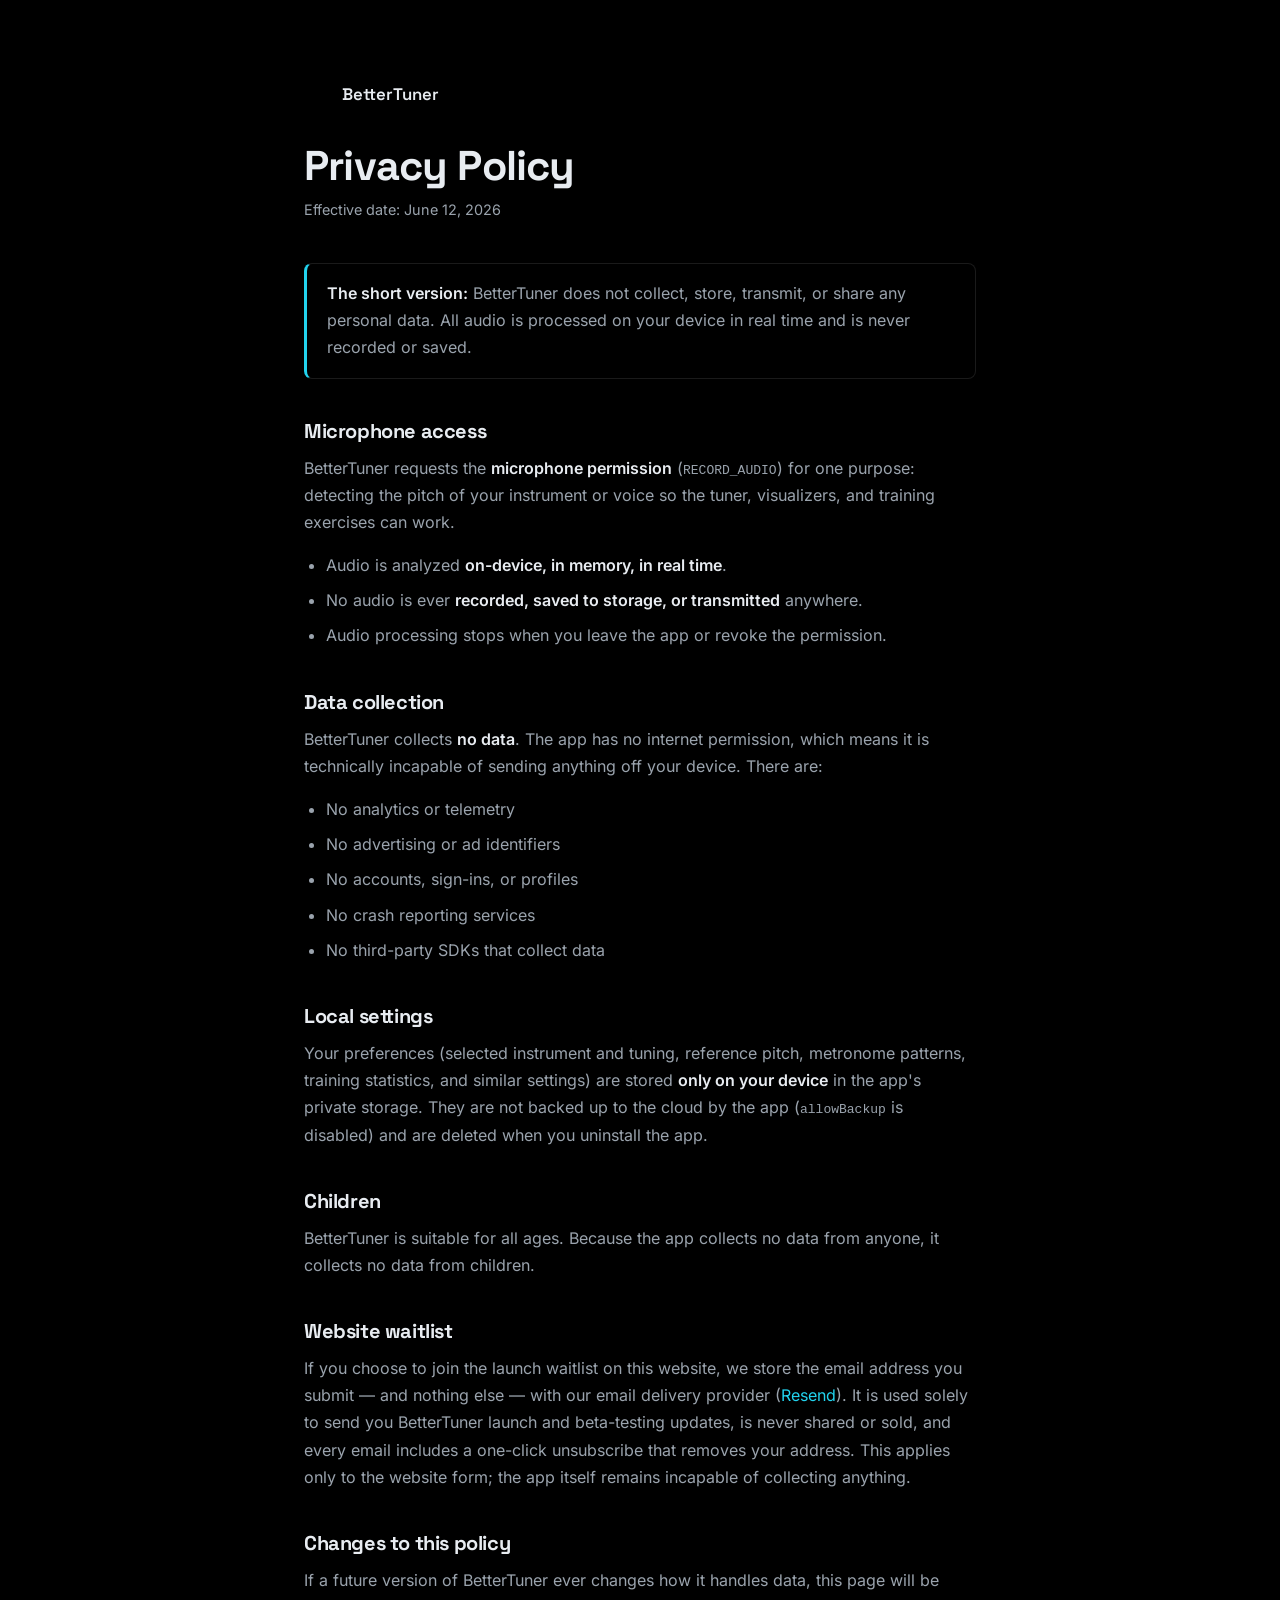
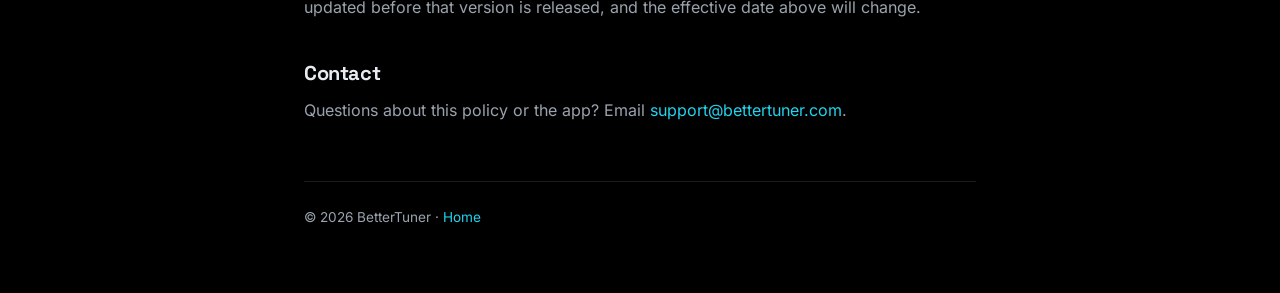
<file: privacy.html>
<!DOCTYPE html>
<html lang="en">
<head>
  <meta charset="UTF-8" />
  <meta name="viewport" content="width=device-width, initial-scale=1.0" />
  <meta http-equiv="Content-Security-Policy" content="default-src 'self'; script-src 'self'; style-src 'self' 'unsafe-inline'; img-src 'self' data:; font-src 'self'; connect-src 'self'; object-src 'none'; base-uri 'self'; form-action 'self'" />
  <title>Privacy Policy — BetterTuner</title>
  <meta name="description" content="BetterTuner privacy policy. All audio is processed on-device. No data is collected, stored remotely, or shared." />
  <meta name="theme-color" content="#000000" />
  <link rel="icon" href="assets/favicon.svg" type="image/svg+xml" />
  <link rel="canonical" href="https://bettertuner.com/privacy.html" />
  <link rel="stylesheet" href="assets/fonts.css" />
  <style>
    :root {
      --bg: #000000;
      --text: #e8ecf1;
      --text-dim: #9aa3ad;
      --cyan: #22d3ee;
      --line: rgba(255, 255, 255, 0.10);
    }
    * { box-sizing: border-box; margin: 0; padding: 0; }
    body {
      background: var(--bg);
      color: var(--text);
      font-family: "Inter", system-ui, sans-serif;
      line-height: 1.7;
      -webkit-font-smoothing: antialiased;
    }
    main {
      max-width: 720px;
      margin: 0 auto;
      padding: clamp(32px, 8vw, 80px) 24px 64px;
    }
    h1, h2 {
      font-family: "Space Grotesk", "Inter", system-ui, sans-serif;
      letter-spacing: -0.02em;
      line-height: 1.2;
    }
    h1 { font-size: clamp(1.8rem, 5vw, 2.6rem); margin-bottom: 8px; }
    h2 { font-size: 1.25rem; margin: 40px 0 12px; }
    .meta { color: var(--text-dim); font-size: 0.9rem; margin-bottom: 40px; }
    p, li { color: var(--text-dim); }
    p { margin-bottom: 16px; }
    ul { margin: 0 0 16px 22px; }
    li { margin-bottom: 8px; }
    strong { color: var(--text); font-weight: 600; }
    a { color: var(--cyan); text-decoration: none; }
    a:hover { text-decoration: underline; }
    .brand {
      display: inline-flex;
      align-items: center;
      gap: 10px;
      margin-bottom: 32px;
      font-family: "Space Grotesk", sans-serif;
      font-weight: 600;
      font-size: 1.05rem;
      color: var(--text);
    }
    .brand img { width: 28px; height: 28px; }
    .callout {
      border: 1px solid var(--line);
      border-left: 3px solid var(--cyan);
      border-radius: 8px;
      padding: 16px 20px;
      margin: 24px 0 32px;
    }
    .callout p { margin: 0; }
    footer {
      border-top: 1px solid var(--line);
      margin-top: 56px;
      padding-top: 24px;
      font-size: 0.85rem;
      color: var(--text-dim);
    }
  </style>
</head>
<body>
  <main>
    <a class="brand" href="index.html" aria-label="BetterTuner home">
      <img src="assets/logo.svg" alt="" width="28" height="28" />
      BetterTuner
    </a>

    <h1>Privacy Policy</h1>
    <p class="meta">Effective date: June 12, 2026</p>

    <div class="callout">
      <p><strong>The short version:</strong> BetterTuner does not collect, store, transmit, or share any personal data. All audio is processed on your device in real time and is never recorded or saved.</p>
    </div>

    <h2>Microphone access</h2>
    <p>BetterTuner requests the <strong>microphone permission</strong> (<code>RECORD_AUDIO</code>) for one purpose: detecting the pitch of your instrument or voice so the tuner, visualizers, and training exercises can work.</p>
    <ul>
      <li>Audio is analyzed <strong>on-device, in memory, in real time</strong>.</li>
      <li>No audio is ever <strong>recorded, saved to storage, or transmitted</strong> anywhere.</li>
      <li>Audio processing stops when you leave the app or revoke the permission.</li>
    </ul>

    <h2>Data collection</h2>
    <p>BetterTuner collects <strong>no data</strong>. The app has no internet permission, which means it is technically incapable of sending anything off your device. There are:</p>
    <ul>
      <li>No analytics or telemetry</li>
      <li>No advertising or ad identifiers</li>
      <li>No accounts, sign-ins, or profiles</li>
      <li>No crash reporting services</li>
      <li>No third-party SDKs that collect data</li>
    </ul>

    <h2>Local settings</h2>
    <p>Your preferences (selected instrument and tuning, reference pitch, metronome patterns, training statistics, and similar settings) are stored <strong>only on your device</strong> in the app's private storage. They are not backed up to the cloud by the app (<code>allowBackup</code> is disabled) and are deleted when you uninstall the app.</p>

    <h2>Children</h2>
    <p>BetterTuner is suitable for all ages. Because the app collects no data from anyone, it collects no data from children.</p>

    <h2>Website waitlist</h2>
    <p>If you choose to join the launch waitlist on this website, we store the email address you submit — and nothing else — with our email delivery provider (<a href="https://resend.com" rel="noopener">Resend</a>). It is used solely to send you BetterTuner launch and beta-testing updates, is never shared or sold, and every email includes a one-click unsubscribe that removes your address. This applies only to the website form; the app itself remains incapable of collecting anything.</p>

    <h2>Changes to this policy</h2>
    <p>If a future version of BetterTuner ever changes how it handles data, this page will be updated before that version is released, and the effective date above will change.</p>

    <h2>Contact</h2>
    <p>Questions about this policy or the app? Email <a href="mailto:support@bettertuner.com">support@bettertuner.com</a>.</p>

    <footer>
      © <span>2026</span> BetterTuner ·
      <a href="index.html">Home</a>
    </footer>
  </main>
</body>
</html>
</file>
<file: assets/fonts.css>
/* Self-hosted fonts — subsetted to what BetterTuner uses.
   Generated from Google Fonts; no third-party requests at runtime. */

/* Inter 400 · latin-ext */
@font-face {
  font-family: 'Inter';
  font-style: normal;
  font-weight: 400;
  font-display: swap;
  src: url(fonts/inter-400-latin-ext.woff2) format('woff2');
  unicode-range: U+0100-02BA, U+02BD-02C5, U+02C7-02CC, U+02CE-02D7, U+02DD-02FF, U+0304, U+0308, U+0329, U+1D00-1DBF, U+1E00-1E9F, U+1EF2-1EFF, U+2020, U+20A0-20AB, U+20AD-20C0, U+2113, U+2C60-2C7F, U+A720-A7FF;
}

/* Inter 400 · latin */
@font-face {
  font-family: 'Inter';
  font-style: normal;
  font-weight: 400;
  font-display: swap;
  src: url(fonts/inter-400-latin.woff2) format('woff2');
  unicode-range: U+0000-00FF, U+0131, U+0152-0153, U+02BB-02BC, U+02C6, U+02DA, U+02DC, U+0304, U+0308, U+0329, U+2000-206F, U+20AC, U+2122, U+2191, U+2193, U+2212, U+2215, U+FEFF, U+FFFD;
}

/* Inter 500 · latin-ext */
@font-face {
  font-family: 'Inter';
  font-style: normal;
  font-weight: 500;
  font-display: swap;
  src: url(fonts/inter-500-latin-ext.woff2) format('woff2');
  unicode-range: U+0100-02BA, U+02BD-02C5, U+02C7-02CC, U+02CE-02D7, U+02DD-02FF, U+0304, U+0308, U+0329, U+1D00-1DBF, U+1E00-1E9F, U+1EF2-1EFF, U+2020, U+20A0-20AB, U+20AD-20C0, U+2113, U+2C60-2C7F, U+A720-A7FF;
}

/* Inter 500 · latin */
@font-face {
  font-family: 'Inter';
  font-style: normal;
  font-weight: 500;
  font-display: swap;
  src: url(fonts/inter-500-latin.woff2) format('woff2');
  unicode-range: U+0000-00FF, U+0131, U+0152-0153, U+02BB-02BC, U+02C6, U+02DA, U+02DC, U+0304, U+0308, U+0329, U+2000-206F, U+20AC, U+2122, U+2191, U+2193, U+2212, U+2215, U+FEFF, U+FFFD;
}

/* Inter 600 · latin-ext */
@font-face {
  font-family: 'Inter';
  font-style: normal;
  font-weight: 600;
  font-display: swap;
  src: url(fonts/inter-600-latin-ext.woff2) format('woff2');
  unicode-range: U+0100-02BA, U+02BD-02C5, U+02C7-02CC, U+02CE-02D7, U+02DD-02FF, U+0304, U+0308, U+0329, U+1D00-1DBF, U+1E00-1E9F, U+1EF2-1EFF, U+2020, U+20A0-20AB, U+20AD-20C0, U+2113, U+2C60-2C7F, U+A720-A7FF;
}

/* Inter 600 · latin */
@font-face {
  font-family: 'Inter';
  font-style: normal;
  font-weight: 600;
  font-display: swap;
  src: url(fonts/inter-600-latin.woff2) format('woff2');
  unicode-range: U+0000-00FF, U+0131, U+0152-0153, U+02BB-02BC, U+02C6, U+02DA, U+02DC, U+0304, U+0308, U+0329, U+2000-206F, U+20AC, U+2122, U+2191, U+2193, U+2212, U+2215, U+FEFF, U+FFFD;
}

/* Noto Sans Bengali 400 · bengali */
@font-face {
  font-family: 'Noto Sans Bengali';
  font-style: normal;
  font-weight: 400;
  font-stretch: 100%;
  font-display: swap;
  src: url(fonts/noto-sans-bengali-400-bengali.woff2) format('woff2');
  unicode-range: U+0951-0952, U+0964-0965, U+0980-09FE, U+1CD0, U+1CD2, U+1CD5-1CD6, U+1CD8, U+1CE1, U+1CEA, U+1CED, U+1CF2, U+1CF5-1CF7, U+200C-200D, U+20B9, U+25CC, U+A8F1;
}

/* Noto Sans Bengali 500 · bengali */
@font-face {
  font-family: 'Noto Sans Bengali';
  font-style: normal;
  font-weight: 500;
  font-stretch: 100%;
  font-display: swap;
  src: url(fonts/noto-sans-bengali-500-bengali.woff2) format('woff2');
  unicode-range: U+0951-0952, U+0964-0965, U+0980-09FE, U+1CD0, U+1CD2, U+1CD5-1CD6, U+1CD8, U+1CE1, U+1CEA, U+1CED, U+1CF2, U+1CF5-1CF7, U+200C-200D, U+20B9, U+25CC, U+A8F1;
}

/* Noto Sans Bengali 600 · bengali */
@font-face {
  font-family: 'Noto Sans Bengali';
  font-style: normal;
  font-weight: 600;
  font-stretch: 100%;
  font-display: swap;
  src: url(fonts/noto-sans-bengali-600-bengali.woff2) format('woff2');
  unicode-range: U+0951-0952, U+0964-0965, U+0980-09FE, U+1CD0, U+1CD2, U+1CD5-1CD6, U+1CD8, U+1CE1, U+1CEA, U+1CED, U+1CF2, U+1CF5-1CF7, U+200C-200D, U+20B9, U+25CC, U+A8F1;
}

/* Space Grotesk 400 · latin-ext */
@font-face {
  font-family: 'Space Grotesk';
  font-style: normal;
  font-weight: 400;
  font-display: swap;
  src: url(fonts/space-grotesk-400-latin-ext.woff2) format('woff2');
  unicode-range: U+0100-02BA, U+02BD-02C5, U+02C7-02CC, U+02CE-02D7, U+02DD-02FF, U+0304, U+0308, U+0329, U+1D00-1DBF, U+1E00-1E9F, U+1EF2-1EFF, U+2020, U+20A0-20AB, U+20AD-20C0, U+2113, U+2C60-2C7F, U+A720-A7FF;
}

/* Space Grotesk 400 · latin */
@font-face {
  font-family: 'Space Grotesk';
  font-style: normal;
  font-weight: 400;
  font-display: swap;
  src: url(fonts/space-grotesk-400-latin.woff2) format('woff2');
  unicode-range: U+0000-00FF, U+0131, U+0152-0153, U+02BB-02BC, U+02C6, U+02DA, U+02DC, U+0304, U+0308, U+0329, U+2000-206F, U+20AC, U+2122, U+2191, U+2193, U+2212, U+2215, U+FEFF, U+FFFD;
}

/* Space Grotesk 500 · latin-ext */
@font-face {
  font-family: 'Space Grotesk';
  font-style: normal;
  font-weight: 500;
  font-display: swap;
  src: url(fonts/space-grotesk-500-latin-ext.woff2) format('woff2');
  unicode-range: U+0100-02BA, U+02BD-02C5, U+02C7-02CC, U+02CE-02D7, U+02DD-02FF, U+0304, U+0308, U+0329, U+1D00-1DBF, U+1E00-1E9F, U+1EF2-1EFF, U+2020, U+20A0-20AB, U+20AD-20C0, U+2113, U+2C60-2C7F, U+A720-A7FF;
}

/* Space Grotesk 500 · latin */
@font-face {
  font-family: 'Space Grotesk';
  font-style: normal;
  font-weight: 500;
  font-display: swap;
  src: url(fonts/space-grotesk-500-latin.woff2) format('woff2');
  unicode-range: U+0000-00FF, U+0131, U+0152-0153, U+02BB-02BC, U+02C6, U+02DA, U+02DC, U+0304, U+0308, U+0329, U+2000-206F, U+20AC, U+2122, U+2191, U+2193, U+2212, U+2215, U+FEFF, U+FFFD;
}

/* Space Grotesk 600 · latin-ext */
@font-face {
  font-family: 'Space Grotesk';
  font-style: normal;
  font-weight: 600;
  font-display: swap;
  src: url(fonts/space-grotesk-600-latin-ext.woff2) format('woff2');
  unicode-range: U+0100-02BA, U+02BD-02C5, U+02C7-02CC, U+02CE-02D7, U+02DD-02FF, U+0304, U+0308, U+0329, U+1D00-1DBF, U+1E00-1E9F, U+1EF2-1EFF, U+2020, U+20A0-20AB, U+20AD-20C0, U+2113, U+2C60-2C7F, U+A720-A7FF;
}

/* Space Grotesk 600 · latin */
@font-face {
  font-family: 'Space Grotesk';
  font-style: normal;
  font-weight: 600;
  font-display: swap;
  src: url(fonts/space-grotesk-600-latin.woff2) format('woff2');
  unicode-range: U+0000-00FF, U+0131, U+0152-0153, U+02BB-02BC, U+02C6, U+02DA, U+02DC, U+0304, U+0308, U+0329, U+2000-206F, U+20AC, U+2122, U+2191, U+2193, U+2212, U+2215, U+FEFF, U+FFFD;
}

/* Space Grotesk 700 · latin-ext */
@font-face {
  font-family: 'Space Grotesk';
  font-style: normal;
  font-weight: 700;
  font-display: swap;
  src: url(fonts/space-grotesk-700-latin-ext.woff2) format('woff2');
  unicode-range: U+0100-02BA, U+02BD-02C5, U+02C7-02CC, U+02CE-02D7, U+02DD-02FF, U+0304, U+0308, U+0329, U+1D00-1DBF, U+1E00-1E9F, U+1EF2-1EFF, U+2020, U+20A0-20AB, U+20AD-20C0, U+2113, U+2C60-2C7F, U+A720-A7FF;
}

/* Space Grotesk 700 · latin */
@font-face {
  font-family: 'Space Grotesk';
  font-style: normal;
  font-weight: 700;
  font-display: swap;
  src: url(fonts/space-grotesk-700-latin.woff2) format('woff2');
  unicode-range: U+0000-00FF, U+0131, U+0152-0153, U+02BB-02BC, U+02C6, U+02DA, U+02DC, U+0304, U+0308, U+0329, U+2000-206F, U+20AC, U+2122, U+2191, U+2193, U+2212, U+2215, U+FEFF, U+FFFD;
}
</file>
<file: styles.css>
/* ============================================================
   BetterTuner — landing page
   Brand tokens lifted verbatim from the app (Color.kt / shared.css)
   ============================================================ */

:root {
  --bg:              #060608;
  /* Two flat surface tones — no gradients on chrome. */
  --surface-1:       #0d0d11;   /* cards / panels */
  --surface-2:       #15151a;   /* raised: inputs, chips, hover */
  --surface:         #0d0d11;   /* legacy alias */
  --surface-elevated:#15151a;   /* legacy alias */
  --surface-card:    #0d0d11;   /* legacy alias */

  --text-primary:    #ECECEE;
  --text-secondary:  #9b9ba2;
  --text-tertiary:   #62626a;

  /* One hairline border, everywhere. Hover lifts it one step. */
  --hairline:        rgba(255,255,255,.07);
  --hairline-2:      rgba(255,255,255,.14);
  --wire:            #24242A;   /* product-internal lines only (ladders, ticks) */

  --cyan:            #00E5FF;
  --magenta:         #FF2D9D;
  --amber:           #FFB300;
  --lime:            #A6FF00;
  --violet:          #B18BFF;

  /* Single chrome accent. Neon hues live inside the product visuals only. */
  --accent:          var(--cyan);
  --shadow:          0 16px 40px rgba(0,0,0,.45);

  --font-display: "Space Grotesk", -apple-system, BlinkMacSystemFont, "Segoe UI", Roboto, sans-serif;
  --font-sans:    "Inter", -apple-system, BlinkMacSystemFont, "Segoe UI", Roboto, sans-serif;
  --font-mono:    ui-monospace, "SF Mono", "JetBrains Mono", "Roboto Mono", Menlo, Consolas, monospace;
  --font-bangla:  "Noto Sans Bengali", "Nirmala UI", "Vrinda", sans-serif;

  --maxw: 1140px;
  --ease: cubic-bezier(.22, 1, .36, 1);
}

* { box-sizing: border-box; margin: 0; padding: 0; }

html { scroll-behavior: smooth; -webkit-text-size-adjust: 100%; }

body {
  background: var(--bg);
  color: var(--text-primary);
  font-family: var(--font-sans);
  line-height: 1.6;
  overflow-x: hidden;
  -webkit-font-smoothing: antialiased;
  text-rendering: optimizeLegibility;
}

a { color: inherit; text-decoration: none; }
h1, h2, h3 { font-family: var(--font-display); font-weight: 600; line-height: 1.05; letter-spacing: -0.02em; }

/* ---------- Ambient background ---------- */
.bg-mesh {
  position: fixed;
  inset: 0;
  z-index: -1;
  overflow: hidden;
  background:
    radial-gradient(900px 520px at 50% -8%, rgba(0,229,255,.05), transparent 70%),
    var(--bg);
}
.blob { display: none; } /* retired the drifting colored blobs */
.grid-overlay {
  position: absolute; inset: 0;
  background-image:
    linear-gradient(rgba(255,255,255,.015) 1px, transparent 1px),
    linear-gradient(90deg, rgba(255,255,255,.015) 1px, transparent 1px);
  background-size: 72px 72px;
  mask-image: radial-gradient(ellipse 70% 50% at 50% 0%, #000, transparent 70%);
}

/* ---------- Reusable bits ---------- */
.eyebrow {
  display: inline-flex; align-items: center; gap: 9px;
  font-family: var(--font-mono); font-size: .76rem; letter-spacing: .16em;
  text-transform: uppercase; color: var(--text-tertiary);
}
.eyebrow__dot {
  width: 5px; height: 5px; border-radius: 50%; background: var(--accent);
}
@keyframes pulse { 50% { opacity: .4; } }

/* Monochrome sheen on the hero headline — no rainbow gradient text. */
.grad-text {
  background: linear-gradient(180deg, #ffffff, #b6b6bd);
  -webkit-background-clip: text; background-clip: text; color: transparent;
}

.btn {
  display: inline-flex; align-items: center; gap: 9px;
  font-family: var(--font-display); font-weight: 600; font-size: .96rem;
  padding: 12px 22px; border-radius: 12px; cursor: pointer;
  border: 1px solid transparent; transition: transform .2s var(--ease), background .2s, border-color .2s, color .2s;
}
.btn--primary { color: #04181c; background: var(--cyan); }
.btn--primary:hover { background: #5cecff; transform: translateY(-1px); }
.btn--ghost { color: var(--text-primary); border-color: var(--hairline); background: transparent; }
.btn--ghost:hover { border-color: var(--hairline-2); transform: translateY(-1px); }

/* ---------- Nav ---------- */
.nav {
  position: sticky; top: 0; z-index: 50;
  display: flex; align-items: center; gap: 24px;
  max-width: var(--maxw); margin: 0 auto;
  padding: 18px 28px;
  transition: padding .3s var(--ease), background .3s, border-color .3s;
  border-bottom: 1px solid transparent;
}
.nav.is-stuck {
  background: rgba(8,8,11,.7);
  backdrop-filter: saturate(140%) blur(16px);
  -webkit-backdrop-filter: saturate(140%) blur(16px);
  border-bottom-color: var(--hairline);
  padding: 12px 28px;
}
.nav__brand { display: flex; align-items: center; gap: 10px; font-family: var(--font-display); font-weight: 700; font-size: 1.12rem; }
.nav__logo { width: 24px; height: 24px; color: var(--cyan); display: inline-block; }
.nav__logo svg { width: 100%; height: 100%; display: block; }
.nav__logo--lg { width: 56px; height: 56px; }
/* CTA logo: the diagonal "tuning stick" swings like a real tuner needle —
   hunting off-pitch, then settling dead-centre (in tune) — while the arc stays
   put. The whole mark glows brightest at the moment it locks in. */
.cta__inner .nav__logo--lg { animation: ctaLogoGlow 4.5s ease-in-out infinite; }
.cta__inner .nav__logo--lg .logo-stick {
  transform-box: view-box;
  transform-origin: 218px 344px;   /* pivot at the base of the needle */
  animation: ctaNeedle 4.5s var(--ease) infinite;
}
@keyframes ctaNeedle {
  0%, 12%   { transform: rotate(0deg); }
  24%       { transform: rotate(-15deg); }
  38%       { transform: rotate(11deg); }
  50%       { transform: rotate(-7deg); }
  62%       { transform: rotate(4deg); }
  72%       { transform: rotate(-2deg); }
  80%, 100% { transform: rotate(0deg); }
}
@keyframes ctaLogoGlow {
  0%, 12%   { filter: drop-shadow(0 0 16px rgba(0,229,255,.75)); }
  30%, 70%  { filter: drop-shadow(0 0 6px rgba(0,229,255,.25)); }
  80%, 100% { filter: drop-shadow(0 0 16px rgba(0,229,255,.75)); }
}
.nav__links { display: flex; gap: 26px; margin-left: auto; font-size: .95rem; color: var(--text-secondary); }
.nav__links a { position: relative; transition: color .2s; }
.nav__links a::after { content: ""; position: absolute; left: 0; bottom: -5px; width: 0; height: 2px; background: var(--cyan); transition: width .25s var(--ease); }
.nav__links a:hover { color: var(--text-primary); }
.nav__links a:hover::after { width: 100%; }
.nav__cta { margin-left: 4px; padding: 9px 18px; }

/* Mobile hamburger + dropdown menu (shown ≤920px) */
.nav__toggle {
  display: none; margin-left: auto; width: 40px; height: 40px; flex-shrink: 0;
  border: 1px solid var(--hairline); border-radius: 10px; background: transparent; cursor: pointer;
  flex-direction: column; align-items: center; justify-content: center; gap: 4px;
}
.nav__toggle span { display: block; width: 18px; height: 2px; border-radius: 2px; background: var(--text-primary); transition: transform .22s var(--ease), opacity .15s; }
.nav.is-menu-open .nav__toggle span:nth-child(1) { transform: translateY(6px) rotate(45deg); }
.nav.is-menu-open .nav__toggle span:nth-child(2) { opacity: 0; }
.nav.is-menu-open .nav__toggle span:nth-child(3) { transform: translateY(-6px) rotate(-45deg); }
.nav__menu {
  position: absolute; top: 100%; left: 0; right: 0;
  background: rgba(8,8,11,.97); backdrop-filter: saturate(140%) blur(16px); -webkit-backdrop-filter: saturate(140%) blur(16px);
  border-bottom: 1px solid var(--hairline);
  padding: 8px 28px 22px; display: flex; flex-direction: column;
}
.nav__menu[hidden] { display: none; }
.nav__menu a:not(.nav__menu-cta) { padding: 14px 2px; color: var(--text-secondary); font-size: 1.02rem; border-bottom: 1px solid var(--hairline); }
.nav__menu a:not(.nav__menu-cta):active { color: var(--text-primary); }
.nav__menu-cta { margin-top: 16px; justify-content: center; }
@media (min-width: 921px) { .nav__menu { display: none !important; } }

/* ---------- Layout ---------- */
main { display: block; }
.section { max-width: var(--maxw); margin: 0 auto; padding: clamp(70px, 12vw, 140px) 28px; }
.section__head { max-width: 680px; margin: 0 auto clamp(40px, 6vw, 72px); text-align: center; }
.section__title { font-size: clamp(2rem, 4.5vw, 3.2rem); margin: 18px 0 14px; }
.section__sub { color: var(--text-secondary); font-size: 1.1rem; }

/* ---------- Hero ---------- */
.hero {
  max-width: var(--maxw); margin: 0 auto;
  padding: clamp(40px, 8vw, 90px) 28px clamp(50px, 8vw, 100px);
  display: grid; grid-template-columns: 1.05fr .95fr; gap: 56px; align-items: center;
}
.hero__title { font-size: clamp(2.6rem, 6vw, 4.6rem); margin: 22px 0; }
.hero__lede { color: var(--text-secondary); font-size: clamp(1.05rem, 1.6vw, 1.22rem); max-width: 540px; }
.hero__actions { display: flex; gap: 14px; margin: 32px 0 40px; flex-wrap: wrap; }
.hero__stats { list-style: none; display: flex; gap: clamp(20px, 4vw, 44px); flex-wrap: wrap; }
.hero__stats li { display: flex; flex-direction: column; }
.hero__stats strong { font-family: var(--font-display); font-size: clamp(1.7rem, 3vw, 2.3rem); font-weight: 700; color: var(--text-primary); }
.hero__stats span { font-size: .82rem; color: var(--text-tertiary); text-transform: uppercase; letter-spacing: .1em; }

/* ---------- Phone mockup ---------- */
.hero__device { position: relative; display: flex; justify-content: center; perspective: 1400px; }
.phone {
  position: relative;
  width: 300px; height: 620px;
  background: #0a0a0d;
  border-radius: 48px;
  padding: 7px;
  border: 1px solid rgba(255,255,255,.1);
  box-shadow: var(--shadow), inset 0 0 0 1px rgba(255,255,255,.03);
  transform: rotateY(-14deg) rotateX(6deg) rotateZ(1deg);
  transform-style: preserve-3d;
  transition: transform .4s var(--ease);
  animation: floaty 7s ease-in-out infinite;
}
@keyframes floaty { 50% { transform: rotateY(-14deg) rotateX(6deg) translateY(-14px); } }
.phone__screen {
  position: relative; height: 100%; border-radius: 42px; overflow: hidden;
  background: radial-gradient(120% 80% at 50% 0%, #101018, #050507 70%);
  display: flex; flex-direction: column;
}
/* iPhone 16 Pro Dynamic Island */
.phone__island {
  position: absolute; top: 13px; left: 50%; transform: translateX(-50%);
  width: 94px; height: 28px; background: #000; border-radius: 999px; z-index: 6;
  display: flex; align-items: center; justify-content: flex-end; padding-right: 9px;
}
.phone__camera { width: 9px; height: 9px; border-radius: 50%; background: radial-gradient(circle at 34% 30%, #24384a, #000 68%); box-shadow: inset 0 0 1px rgba(90,150,210,.7); }
.device-glow {
  position: absolute; inset: 2% -16% -16% -16%; z-index: -1;
  /* Neon duotone halo behind the device — lifts the phone off the dark bg. */
  background:
    radial-gradient(closest-side, rgba(0,229,255,.34), transparent 72%),
    radial-gradient(closest-side at 74% 74%, rgba(177,139,255,.24), transparent 74%);
  filter: blur(62px);
}

/* App tuner UI inside phone */
.app-tuner { flex: 1; padding: 56px 18px 10px; display: flex; flex-direction: column; gap: 14px; }
.app-tuner__head { display: flex; justify-content: space-between; }
.app-pill { font-size: .68rem; padding: 5px 10px; border-radius: 999px; background: rgba(255,255,255,.05); color: var(--text-secondary); letter-spacing: .03em; }
.app-pill--muted { color: var(--text-tertiary); font-family: var(--font-mono); }

.gauge { position: relative; display: flex; flex-direction: column; align-items: center; padding: 10px 0 4px; }
.gauge__rings { position: absolute; top: 4px; width: 150px; height: 150px; }
.ring { position: absolute; inset: 0; margin: auto; border-radius: 50%; border: 1.5px solid var(--cyan); opacity: 0; }
.ring--1 { animation: ringPulse 2.6s ease-out infinite; }
.ring--2 { animation: ringPulse 2.6s ease-out .7s infinite; }
.ring--3 { animation: ringPulse 2.6s ease-out 1.4s infinite; }
@keyframes ringPulse { 0% { transform: scale(.55); opacity: .55; } 100% { transform: scale(1.15); opacity: 0; } }

.gauge__arc { width: 200px; height: 120px; overflow: visible; }
.gauge__track { fill: none; stroke: var(--wire); stroke-width: 6; stroke-linecap: round; }
.gauge__fill  { fill: none; stroke: var(--cyan); stroke-width: 6; stroke-linecap: round; stroke-dasharray: 264; stroke-dashoffset: 132; filter: drop-shadow(0 0 6px rgba(0,229,255,.7)); animation: gaugeFill 4s var(--ease) infinite; }
@keyframes gaugeFill { 0%,100% { stroke-dashoffset: 150; } 50% { stroke-dashoffset: 120; } }
.gauge__needle { stroke: #fff; stroke-width: 3; stroke-linecap: round; transform-origin: 100px 110px; animation: needle 4s var(--ease) infinite; filter: drop-shadow(0 0 4px rgba(255,255,255,.6)); }
@keyframes needle { 0% { transform: rotate(-34deg); } 20% { transform: rotate(22deg); } 40% { transform: rotate(-12deg); } 60% { transform: rotate(6deg); } 80%,100% { transform: rotate(0deg); } }
.gauge__hub { fill: var(--cyan); }
.gauge__readout { text-align: center; margin-top: -14px; }
.gauge__note { display: block; font-family: var(--font-display); font-size: 2.6rem; font-weight: 700; }
.gauge__note sub { font-size: .9rem; color: var(--text-tertiary); }
.gauge__cents { font-family: var(--font-mono); font-size: .8rem; color: var(--cyan); letter-spacing: .05em; }

.ladder { display: flex; flex-direction: column; gap: 8px; margin-top: 6px; }
.ladder__row { display: flex; align-items: center; gap: 10px; }
.ladder__row i { width: 18px; font-style: normal; font-family: var(--font-mono); font-size: .82rem; color: var(--text-tertiary); }
.ladder__row b { height: 6px; border-radius: 3px; background: var(--wire); position: relative; flex: 1; overflow: hidden; }
.ladder__row b::after { content: ""; position: absolute; inset: 0 auto 0 0; width: var(--w); background: var(--text-tertiary); border-radius: 3px; }
.ladder__row--lit i { color: var(--cyan); }
.ladder__row--lit b::after { background: var(--cyan); box-shadow: 0 0 10px var(--cyan); animation: breathe 2.4s ease-in-out infinite; }
@keyframes breathe { 50% { opacity: .6; } }

.app-nav { height: 52px; border-top: 1px solid var(--wire); background: rgba(11,11,14,.8); display: flex; }
.app-nav__item { flex: 1; display: flex; align-items: center; justify-content: center; color: var(--text-tertiary); position: relative; }
.app-nav__item svg { width: 19px; height: 19px; }
.app-nav__item--active { color: var(--cyan); }
.app-nav__item--active::before { content: ""; position: absolute; top: 0; width: 22px; height: 2px; border-radius: 1px; background: var(--cyan); }

/* ---------- Trust strip ---------- */
.trust {
  max-width: var(--maxw); margin: 0 auto; padding: 22px 28px;
  display: flex; flex-wrap: wrap; align-items: center; justify-content: center; gap: 16px 26px;
  border-top: 1px solid var(--hairline); border-bottom: 1px solid var(--hairline);
  color: var(--text-tertiary); font-size: .94rem; text-align: center;
}
.trust__item span { color: var(--text-primary); font-weight: 600; }
.trust__sep { width: 4px; height: 4px; border-radius: 50%; background: var(--hairline-2); }

/* ---------- Features ---------- */
.features {
  display: grid; gap: 18px;
  grid-template-columns: repeat(3, 1fr);
}
.feature-card {
  position: relative; padding: 24px 24px 26px; border-radius: 16px;
  background: var(--surface-1);
  border: 1px solid var(--hairline);
  overflow: hidden; transition: transform .25s var(--ease), border-color .25s;
}
.feature-card:hover { transform: translateY(-4px); border-color: var(--hairline-2); }
.feature-card h3 { font-size: 1.22rem; margin-bottom: 9px; }
.feature-card p { color: var(--text-secondary); font-size: .95rem; position: relative; }

/* ---- Feature preview panels ---- */
.feature-card__preview {
  position: relative; height: 96px; margin-bottom: 20px; border-radius: 12px;
  border: 1px solid var(--hairline); overflow: hidden;
  display: flex; align-items: center; justify-content: center;
  background: #08080b;
}

/* Tuner needle */
.pv-tuner { position: relative; width: 76%; }
.pv-tuner__bar { height: 4px; border-radius: 2px; background: linear-gradient(90deg, var(--magenta), #2a2a30 50%, var(--amber)); opacity: .5; }
.pv-tuner__bar::before { content: ""; position: absolute; left: 50%; top: -4px; width: 1px; height: 12px; background: var(--text-tertiary); }
.pv-tuner__dot { position: absolute; top: -3px; left: 50%; width: 10px; height: 10px; margin-left: -5px; border-radius: 50%; background: var(--cyan); box-shadow: 0 0 12px var(--cyan); animation: pvTunerDot 4.2s var(--ease) infinite; }
.pv-tuner__cap { display: block; text-align: center; margin-top: 14px; font-family: var(--font-mono); font-size: .64rem; letter-spacing: .06em; color: var(--cyan); }
@keyframes pvTunerDot { 0% { left: 16%; } 18% { left: 76%; } 38% { left: 40%; } 58% { left: 56%; } 78%, 100% { left: 50%; } }

/* String ladder — note rows with a cents dot, the lit row sitting in tune */
.pv-ladder { width: 78%; display: flex; flex-direction: column; gap: 7px; }
.pvl { display: flex; align-items: center; gap: 8px; }
.pvl i { width: 12px; font-style: normal; font-family: var(--font-mono); font-size: .62rem; color: var(--text-tertiary); }
.pvl b { position: relative; flex: 1; height: 3px; border-radius: 2px; background: var(--wire); }
.pvl b::before { content: ""; position: absolute; left: 50%; top: -3px; width: 1px; height: 9px; background: var(--text-tertiary); opacity: .5; }
.pvl u { position: absolute; top: 50%; left: 50%; width: 6px; height: 6px; margin: -3px 0 0 -3px; border-radius: 50%; background: var(--text-tertiary); }
.pvl--in i { color: var(--cyan); }
.pvl--in u { background: var(--cyan); box-shadow: 0 0 8px var(--cyan); animation: pvBreathe 2.2s ease-in-out infinite; }
@keyframes pvBreathe { 50% { opacity: .5; } }

/* Oscilloscope — scrolling waveform */
.pv-scope { width: 82%; height: 56px; }
.pv-scope .pv-scope-zero { stroke: var(--wire); stroke-width: 1; }
.pv-scope-g { animation: pvScope 2.4s linear infinite; }
.pv-scope-g path { stroke: var(--cyan); stroke-width: 2; }
@keyframes pvScope { to { transform: translateX(-60px); } }

/* Metronome dots — accent on beat 1 (cyan, like the app's sam) */
.pv-metro { display: flex; gap: 13px; }
.pv-metro .bd { width: 15px; height: 15px; border-radius: 50%; background: #24242a; animation: pvBeat 1.6s steps(1) infinite; }
.pv-metro .bd--accent { background: var(--cyan); }
.pv-metro .bd:nth-child(1) { animation-delay: 0s; }
.pv-metro .bd:nth-child(2) { animation-delay: .4s; }
.pv-metro .bd:nth-child(3) { animation-delay: .8s; }
.pv-metro .bd:nth-child(4) { animation-delay: 1.2s; }
@keyframes pvBeat { 0% { transform: scale(1.55); filter: brightness(1.9); } 14%, 100% { transform: scale(1); filter: brightness(1); } }

/* Chord diagram — cyan finger dots, like the app */
.pv-chords { display: flex; align-items: center; justify-content: center; gap: 14px; width: 100%; }
.pv-fb { height: 58px; width: auto; }
.pv-piano { height: 44px; width: auto; }
.pv-piano__w rect { fill: #16161c; stroke: #05050a; stroke-width: .6; }
.pv-piano__w .hl { fill: color-mix(in srgb, var(--cyan) 78%, #0d0d11); filter: drop-shadow(0 0 4px rgba(0,229,255,.5)); animation: pvBreathe 3.2s ease-in-out infinite; }
.pv-piano__b rect { fill: #050507; }
.pv-chord__dots circle { filter: drop-shadow(0 0 5px var(--cyan)); animation: pvDot 3.2s ease-in-out infinite; transform-origin: center; transform-box: fill-box; }
@keyframes pvDot { 0%, 78%, 100% { opacity: 1; transform: scale(1); } 88% { opacity: .45; transform: scale(.72); } }

/* Lesson stars — amber, like the app's 3-star rating */
.pv-ears { display: flex; gap: 9px; font-size: 1.7rem; line-height: 1; }
.pv-ears span { color: var(--amber); opacity: .22; animation: pvStar 3s ease-in-out infinite; }
@keyframes pvStar { 0% { opacity: .22; text-shadow: none; } 16%, 82% { opacity: 1; text-shadow: 0 0 10px var(--amber); } 100% { opacity: .22; text-shadow: none; } }

/* ---------- Showcases ---------- */
.showcase {
  max-width: var(--maxw); margin: 0 auto; padding: clamp(50px, 8vw, 100px) 28px;
  display: grid; grid-template-columns: 1fr 1fr; gap: clamp(40px, 6vw, 80px); align-items: center;
}
.showcase--reverse .showcase__media { order: 2; }
.showcase__copy h2 { font-size: clamp(1.8rem, 3.6vw, 2.7rem); margin: 16px 0 16px; }
.showcase__copy > p { color: var(--text-secondary); font-size: 1.08rem; margin-bottom: 22px; }
.check-list { list-style: none; display: flex; flex-direction: column; gap: 12px; }
.check-list li { position: relative; padding-left: 32px; color: var(--text-secondary); }
.check-list li::before {
  content: ""; position: absolute; left: 0; top: 3px; width: 19px; height: 19px; border-radius: 50%;
  background: color-mix(in srgb, var(--accent) 16%, transparent);
  box-shadow: inset 0 0 0 1px color-mix(in srgb, var(--accent) 50%, transparent);
}
.check-list li::after {
  content: ""; position: absolute; left: 6px; top: 8px; width: 7px; height: 4px;
  border-left: 2px solid var(--accent); border-bottom: 2px solid var(--accent); transform: rotate(-45deg);
}

.showcase__media { display: flex; justify-content: center; }

/* ---------- Views gallery (tuner + visualizers) ---------- */
.views__grid {
  display: grid; grid-template-columns: repeat(3, 1fr); gap: 18px;
  max-width: var(--maxw); margin: 0 auto;
}
.viz-tile {
  border: 1px solid var(--hairline); border-radius: 16px; overflow: hidden;
  background: var(--surface-1);
  transition: transform .25s var(--ease), border-color .25s;
}
.viz-tile:hover { transform: translateY(-4px); border-color: var(--hairline-2); }
.viz-stage {
  position: relative; height: 330px; display: flex; align-items: center; justify-content: center;
  overflow: hidden; border-bottom: 1px solid var(--hairline);
  background: #08080b;
}
.viz-stage--photo { align-items: flex-end; }
.viz-tile figcaption { padding: 16px 18px; }
.viz-tile__name { display: block; font-family: var(--font-display); font-weight: 600; font-size: 1.06rem; }
.viz-tile__desc { color: var(--text-tertiary); font-size: .86rem; }

/* ---- In-tune color cycle: flat = magenta, sharp = amber, in tune = cyan ----
   Snapped stops (e.g. 6%→8%) avoid muddy in-between hues. One 5s timeline,
   shared by every visualizer so they sweep and lock in unison. */
@keyframes tuneFill {
  0%,6%    { background: var(--cyan);    box-shadow: 0 0 16px var(--cyan); }
  8%,24%   { background: var(--magenta); box-shadow: 0 0 12px var(--magenta); }
  26%,42%  { background: var(--amber);   box-shadow: 0 0 12px var(--amber); }
  44%,56%  { background: var(--magenta); box-shadow: 0 0 12px var(--magenta); }
  58%,66%  { background: var(--amber);   box-shadow: 0 0 12px var(--amber); }
  68%,100% { background: var(--cyan);    box-shadow: 0 0 16px var(--cyan); }
}
@keyframes tuneColor {
  0%,6%    { color: var(--cyan); }
  8%,24%   { color: var(--magenta); }
  26%,42%  { color: var(--amber); }
  44%,56%  { color: var(--magenta); }
  58%,66%  { color: var(--amber); }
  68%,100% { color: var(--cyan); }
}
@keyframes tuneDotPos {
  0% { left: 50%; } 8% { left: 24%; } 26% { left: 76%; }
  44% { left: 30%; } 58% { left: 70%; } 68% { left: 50%; } 100% { left: 50%; }
}
@keyframes tuneNeedle {
  0% { transform: rotate(2deg); } 8% { transform: rotate(-17deg); } 26% { transform: rotate(16deg); }
  44% { transform: rotate(-10deg); } 58% { transform: rotate(9deg); } 68% { transform: rotate(2deg); } 100% { transform: rotate(2deg); }
}
@keyframes tuneRow {
  0%,6%    { border-top-color: var(--cyan);    background: rgba(0,229,255,.07); color: var(--cyan); }
  8%,24%   { border-top-color: var(--magenta); background: rgba(255,45,157,.08); color: var(--magenta); }
  26%,42%  { border-top-color: var(--amber);   background: rgba(255,179,0,.08);  color: var(--amber); }
  44%,56%  { border-top-color: var(--magenta); background: rgba(255,45,157,.08); color: var(--magenta); }
  58%,66%  { border-top-color: var(--amber);   background: rgba(255,179,0,.08);  color: var(--amber); }
  68%,100% { border-top-color: var(--cyan);    background: rgba(0,229,255,.07); color: var(--cyan); }
}
@keyframes tuneLblOff { 0%,6% { opacity: 0; } 9%,66% { opacity: 1; } 68%,100% { opacity: 0; } }
@keyframes tuneLblIn  { 0%,7% { opacity: 1; } 9%,66% { opacity: 0; } 68%,100% { opacity: 1; } }

/* Two-state caption that flips between "tuning…" and "in tune" with the cycle. */
.lblwrap { position: relative; display: inline-flex; justify-content: center; }
.lbl--off { position: absolute; inset: 0; display: flex; align-items: center; justify-content: center; white-space: nowrap; opacity: 0; color: var(--text-secondary); animation: tuneLblOff 5s linear infinite; }
.lbl--in { opacity: 1; animation: tuneLblIn 5s linear infinite; }

/* Headstock */
.htune {
  position: absolute; top: 14px; left: 16px; right: 16px; z-index: 3;
  display: flex; flex-direction: column; align-items: center; gap: 6px;
}
.htune__track {
  position: relative; width: 100%; height: 4px; border-radius: 2px;
  background: linear-gradient(90deg, var(--magenta), #2a2a30 50%, var(--amber)); opacity: .55;
}
.htune__zone {
  position: absolute; left: 50%; top: 50%; transform: translate(-50%, -50%);
  width: 26%; height: 10px; border-radius: 6px; background: rgba(0,229,255,.12);
  box-shadow: inset 0 0 0 1px rgba(0,229,255,.3);
}
.htune__dot {
  position: absolute; top: 50%; left: 50%; width: 10px; height: 10px; margin: -5px 0 0 -5px;
  border-radius: 50%; background: var(--cyan); box-shadow: 0 0 12px var(--cyan);
  animation: tuneDotPos 5s var(--ease) infinite, tuneFill 5s linear infinite;
}
.htune__labels { height: 14px; }
.htune .lbl { font-family: var(--font-mono); font-size: .66rem; letter-spacing: .05em; }
.htune .lbl--in { color: var(--cyan); }

.viz-headstock { position: relative; height: calc(100% - 42px); display: flex; }
.viz-headstock svg { height: 100%; width: auto; max-width: 100%; display: block; }
/* Circular note buttons riding the strings, as in the app's headstock view. */
.hpeg {
  position: absolute; top: 88%; transform: translate(-50%, -50%);
  width: 28px; height: 28px; border-radius: 50%;
  display: flex; align-items: center; justify-content: center;
  background: rgba(22,17,13,.92); border: 1.5px solid rgba(236,229,211,.42);
  box-shadow: 0 0 0 3px rgba(0,0,0,.35);
}
.hpeg i {
  font-style: normal; font-family: var(--font-mono); font-size: .64rem;
  color: var(--text-secondary); letter-spacing: .02em;
}
/* The string currently being tuned (high E): the button's ring and letter track
   the shared tuning state — magenta / amber while off, cyan when it locks in —
   in sync with the indicator up top, so the lit button points at the right string. */
.hpeg--active { animation: hpegRing 5s linear infinite; }
.hpeg--active i { color: var(--cyan); font-weight: 700; animation: tuneColor 5s linear infinite; }
@keyframes hpegRing {
  0%,6%    { border-color: var(--cyan);    box-shadow: 0 0 0 3px rgba(0,0,0,.35), 0 0 14px var(--cyan); }
  8%,24%   { border-color: var(--magenta); box-shadow: 0 0 0 3px rgba(0,0,0,.35), 0 0 10px var(--magenta); }
  26%,42%  { border-color: var(--amber);   box-shadow: 0 0 0 3px rgba(0,0,0,.35), 0 0 10px var(--amber); }
  44%,56%  { border-color: var(--magenta); box-shadow: 0 0 0 3px rgba(0,0,0,.35), 0 0 10px var(--magenta); }
  58%,66%  { border-color: var(--amber);   box-shadow: 0 0 0 3px rgba(0,0,0,.35), 0 0 10px var(--amber); }
  68%,100% { border-color: var(--cyan);    box-shadow: 0 0 0 3px rgba(0,0,0,.35), 0 0 14px var(--cyan); }
}

/* Ladder */
.viz-ladder { width: 86%; display: flex; flex-direction: column; gap: 8px; }
.srow {
  height: 34px; display: flex; align-items: center; gap: 12px; padding: 0 14px; border-radius: 10px;
  font-size: .85rem; font-family: var(--font-mono); color: var(--text-tertiary);
  border-top: 1.4px solid var(--wire);
}
.srow__label { width: 22px; flex-shrink: 0; }
.srow__bar { position: relative; flex: 1; height: 4px; border-radius: 2px; background: var(--wire); }
.srow__bar::before { content: ""; position: absolute; left: 50%; top: -3px; width: 1px; height: 10px; background: var(--text-tertiary); opacity: .5; }
.srow__bar i { position: absolute; top: 50%; left: 50%; width: 8px; height: 8px; margin: -4px 0 0 -4px; border-radius: 50%; background: var(--text-tertiary); }
.srow--intune { color: var(--cyan); background: rgba(0,229,255,.07); border-top: 2.5px solid var(--cyan); animation: tuneRow 5s linear infinite; }
.srow--intune .srow__bar { background: rgba(255,255,255,.10); }
.srow--intune .srow__bar i { background: var(--cyan); box-shadow: 0 0 10px var(--cyan); animation: tuneDotPos 5s var(--ease) infinite, tuneFill 5s linear infinite; }

/* Meter */
.viz-meter { width: 248px; height: 248px; }
.viz-meter .meter-color { color: var(--amber); animation: tuneColor 5s linear infinite; }
.viz-meter .needle { transform-origin: 100px 100px; animation: tuneNeedle 5s var(--ease) infinite; }
.viz-meter__cents { position: absolute; bottom: 22px; font-family: var(--font-mono); font-size: .8rem; letter-spacing: .04em; }
.viz-meter__cents .lbl--off { color: var(--amber); }
.viz-meter__cents .lbl--in { color: var(--cyan); }

/* Strobe */
/* Strobe — mirrors StrobeScreen.kt: two 36-dot bands (inner at 2× speed, same
   direction), spin CW when sharp / CCW when flat, a cents arc sweeping from
   the 12-o'clock notch, and everything freezing the moment the note locks.
   Phase windows match the shared 5s tuneColor clock (magenta=flat, amber=sharp). */
.viz-strobe { position: relative; width: 250px; height: 250px; color: var(--cyan); animation: tuneColor 5s linear infinite; }
.viz-strobe svg { position: absolute; inset: 5px; overflow: visible; }
.stb-guide { fill: none; stroke: var(--wire); stroke-width: 1.5; opacity: .7; }
.stb-arc { fill: none; stroke-width: 4; stroke-linecap: round; stroke-dasharray: 1; stroke-dashoffset: 1; opacity: 0; }
.stb-arc--flat  { stroke: var(--magenta); animation: stbArcFlat 5s linear infinite; }
.stb-arc--sharp { stroke: var(--amber);   animation: stbArcSharp 5s linear infinite; }
.stb-wire { fill: none; stroke: var(--wire); stroke-width: 1; }
/* pathLength=36 + dasharray "0 1" + round caps = 36 evenly spaced dots. */
.stb-dots { fill: none; stroke: currentColor; stroke-width: 7; stroke-linecap: round; stroke-dasharray: 0 1; }
.stb-dots--inner { stroke-width: 5; opacity: .7; }
.stb-outer, .stb-inner { transform-origin: 120px 120px; filter: drop-shadow(0 0 6px currentColor); }
.stb-outer { animation: stbSpinOuter 5s linear infinite; }
.stb-inner { animation: stbSpinInner 5s linear infinite; }
.stb-notch { stroke: var(--text-secondary); stroke-width: 2; stroke-linecap: round; opacity: .75; }
/* Flat phases spin counter-clockwise, sharp phases clockwise; the band is
   10°-periodic so any resting angle reads as "stopped". Inner runs at 2×. */
@keyframes stbSpinOuter {
  0%, 8%   { transform: rotate(0deg); }
  24%, 26% { transform: rotate(-30deg); }
  42%, 44% { transform: rotate(6deg); }
  56%, 58% { transform: rotate(-12deg); }
  66%,100% { transform: rotate(0deg); }
}
@keyframes stbSpinInner {
  0%, 8%   { transform: rotate(0deg); }
  24%, 26% { transform: rotate(-60deg); }
  42%, 44% { transform: rotate(12deg); }
  56%, 58% { transform: rotate(-24deg); }
  66%,100% { transform: rotate(0deg); }
}
@keyframes stbArcFlat {
  0%, 7.9%   { opacity: 0; stroke-dashoffset: 1; }
  8%         { opacity: 1; stroke-dashoffset: .95; }
  16%        { opacity: 1; stroke-dashoffset: .55; }
  23.9%      { opacity: 1; stroke-dashoffset: .75; }
  24%, 43.9% { opacity: 0; stroke-dashoffset: 1; }
  44%        { opacity: 1; stroke-dashoffset: .85; }
  50%        { opacity: 1; stroke-dashoffset: .65; }
  55.9%      { opacity: 1; stroke-dashoffset: .8; }
  56%, 100%  { opacity: 0; stroke-dashoffset: 1; }
}
@keyframes stbArcSharp {
  0%, 25.9%  { opacity: 0; stroke-dashoffset: 1; }
  26%        { opacity: 1; stroke-dashoffset: .95; }
  34%        { opacity: 1; stroke-dashoffset: .5; }
  41.9%      { opacity: 1; stroke-dashoffset: .9; }
  42%, 57.9% { opacity: 0; stroke-dashoffset: 1; }
  58%        { opacity: 1; stroke-dashoffset: .85; }
  65.9%      { opacity: 1; stroke-dashoffset: .97; }
  66%, 100%  { opacity: 0; stroke-dashoffset: 1; }
}
.viz-strobe__core { position: absolute; inset: 0; display: flex; flex-direction: column; align-items: center; justify-content: center; gap: 8px; z-index: 2; }
.viz-strobe__note { font-family: var(--font-display); font-size: 2.5rem; font-weight: 300; line-height: 1; color: var(--text-primary); }
/* Centre directive: ▲ TUNE UP (flat) / ▼ TUNE DOWN (sharp) / ● IN TUNE. */
.stb-status { position: relative; height: 15px; width: 100%; }
.stb-status span {
  position: absolute; left: 50%; transform: translateX(-50%); white-space: nowrap;
  font-family: var(--font-mono); font-size: .64rem; letter-spacing: .28em; text-indent: .28em;
  opacity: 0;
}
.stb-status__up   { color: var(--magenta); animation: stbLblUp 5s linear infinite; }
.stb-status__down { color: var(--amber);   animation: stbLblDown 5s linear infinite; }
.stb-status__in   { color: var(--cyan);    animation: stbLblIn 5s linear infinite; }
@keyframes stbLblUp   { 0%,7.9% { opacity: 0; } 8%,23.9% { opacity: 1; } 24%,43.9% { opacity: 0; } 44%,55.9% { opacity: 1; } 56%,100% { opacity: 0; } }
@keyframes stbLblDown { 0%,25.9% { opacity: 0; } 26%,41.9% { opacity: 1; } 42%,57.9% { opacity: 0; } 58%,65.9% { opacity: 1; } 66%,100% { opacity: 0; } }
@keyframes stbLblIn   { 0%,7% { opacity: 1; } 8%,67.9% { opacity: 0; } 68%,100% { opacity: 1; } }

/* Oscilloscope */
.viz-scope { width: 88%; height: 210px; }
.scope-trace { color: var(--cyan); animation: scopeScroll 3s linear infinite, tuneColor 5s linear infinite; }
@keyframes scopeScroll { to { transform: translateX(-80px); } }
.viz-scope__hz { position: absolute; top: 16px; right: 20px; font-family: var(--font-mono); font-size: .78rem; color: var(--text-secondary); }

/* Spectrum / chroma waterfall */
.viz-spectrum { width: 90%; height: 92%; }
.chroma { opacity: .32; animation: chromaFlow 6s linear infinite; }
@keyframes chromaFlow { to { transform: translateX(-64px); } }
.chroma-active { color: var(--cyan); filter: drop-shadow(0 0 5px currentColor); animation: chromaFlow 6s linear infinite, tuneColor 5s linear infinite; }
.viz-spectrum__badge {
  position: absolute; bottom: 14px; font-family: var(--font-mono); font-size: .72rem; font-weight: 600;
  letter-spacing: .06em; text-shadow: 0 0 14px rgba(0,229,255,.5);
}
.viz-spectrum__badge .lbl--off { color: var(--amber); text-shadow: 0 0 14px rgba(255,179,0,.5); }
.viz-spectrum__badge .lbl--in { color: var(--cyan); }

/* Spec strip under the gallery */
.views__spec {
  list-style: none; display: flex; flex-wrap: wrap; justify-content: center; gap: 14px 34px;
  max-width: var(--maxw); margin: 40px auto 0; padding-top: 28px; border-top: 1px solid var(--wire);
  color: var(--text-secondary); text-align: center;
}
.views__spec strong { color: var(--text-primary); font-family: var(--font-display); }

/* ---------- Metronome slider ---------- */
.mslider { position: relative; max-width: 760px; margin: 0 auto; display: grid; grid-template-columns: auto 1fr auto; align-items: center; gap: 6px; }
.mslider__viewport { overflow: hidden; border-radius: 22px; transition: height .45s var(--ease); }
.mslider__track { display: flex; align-items: flex-start; transition: transform .55s var(--ease); }
.mslide { min-width: 100%; padding: 4px; display: flex; flex-direction: column; }
.mslide__cap { text-align: center; color: var(--text-tertiary); font-size: .92rem; margin-top: 16px; padding: 0 10px; }
.mslide__cap b { color: var(--text-primary); font-weight: 600; }

.mslider__arrow {
  width: 40px; height: 40px; border-radius: 50%; border: 1px solid var(--wire);
  background: rgba(255,255,255,.03); color: var(--text-secondary); font-size: 1.4rem; line-height: 1;
  cursor: pointer; transition: border-color .2s, color .2s, transform .2s; flex-shrink: 0;
}
.mslider__arrow:hover { border-color: var(--accent); color: var(--accent); transform: scale(1.08); }
.mslider__dots { grid-column: 1 / -1; display: flex; flex-wrap: wrap; justify-content: center; gap: 8px; margin-top: 22px; }
.mdot {
  font-family: var(--font-mono); font-size: .74rem; letter-spacing: .03em; cursor: pointer;
  padding: 7px 14px; border-radius: 999px; border: 1px solid var(--wire);
  background: transparent; color: var(--text-tertiary); transition: all .2s;
}
.mdot:hover { color: var(--text-secondary); border-color: var(--wire-active, #6A6A72); }
.mdot.is-active { color: var(--accent); border-color: color-mix(in srgb, var(--accent) 55%, var(--wire)); background: color-mix(in srgb, var(--accent) 12%, transparent); }

/* Slide card (mimics the app surface) */
.ms-card {
  background: var(--surface-1);
  border: 1px solid var(--hairline); border-radius: 16px; padding: 24px;
  min-height: 320px; display: flex; flex-direction: column; gap: 16px; justify-content: center;
}

/* Western */
.ms-top { display: flex; align-items: baseline; gap: 12px; }
.ms-bpm { display: flex; align-items: baseline; gap: 6px; }
.ms-bpm__num { font-family: var(--font-display); font-size: 3.4rem; font-weight: 700; line-height: 1; }
.ms-bpm__u { color: var(--text-tertiary); font-size: .8rem; letter-spacing: .1em; }
.ms-name { color: var(--text-tertiary); font-size: .9rem; }
.ms-play { margin-left: auto; width: 44px; height: 44px; border-radius: 50%; display: flex; align-items: center; justify-content: center; background: var(--cyan); color: #04181c; font-size: .9rem; }
.ms-beats { display: flex; gap: 16px; padding: 8px 0; }
.bdot { width: 16px; height: 16px; border-radius: 50%; background: var(--wire); }
.bdot--sam { background: var(--cyan); }
.bdot--tali { background: var(--amber); }
.bdot--khali { background: var(--magenta); opacity: .65; }
.ms-beats--anim .bdot { animation: mbeat 2s steps(1) infinite; }
.ms-beats--anim .bdot:nth-child(1) { animation-delay: 0s; }
.ms-beats--anim .bdot:nth-child(2) { animation-delay: .5s; }
.ms-beats--anim .bdot:nth-child(3) { animation-delay: 1s; }
.ms-beats--anim .bdot:nth-child(4) { animation-delay: 1.5s; }
@keyframes mbeat { 0% { transform: scale(1.5); filter: brightness(1.8); } 14%, 100% { transform: scale(1); filter: brightness(1); } }
.ms-chips { display: flex; align-items: center; gap: 6px; flex-wrap: wrap; }
.ms-chips--wrap { gap: 7px; }
.m-chip { font-family: var(--font-mono); font-size: .8rem; padding: 7px 12px; border-radius: 999px; background: var(--surface-elevated); color: var(--text-secondary); border: 1px solid transparent; transition: background .25s, color .25s, border-color .25s; }
.m-chip.is-on { background: color-mix(in srgb, var(--cyan) 14%, transparent); color: var(--cyan); border-color: color-mix(in srgb, var(--cyan) 35%, transparent); }
.m-chips__suffix { color: var(--text-tertiary); font-family: var(--font-mono); font-size: .8rem; margin-left: 2px; }
.ms-sounds { display: flex; gap: 10px; flex-wrap: wrap; }
.ms-sound { flex: 1; min-width: 110px; background: var(--surface-elevated); border-radius: 12px; padding: 10px 14px; display: flex; flex-direction: column; gap: 3px; }
.ms-sound small { color: var(--text-tertiary); font-size: .72rem; }
.ms-sound b { color: var(--cyan); font-weight: 600; font-size: .92rem; }
.ms-sound--toggle { flex-direction: row; align-items: center; justify-content: space-between; }
.m-switch { width: 40px; height: 24px; border-radius: 999px; background: var(--cyan); position: relative; flex-shrink: 0; }
.m-switch::after { content: ""; position: absolute; width: 18px; height: 18px; border-radius: 50%; background: var(--bg); top: 3px; right: 3px; }

/* Indian tala + flamenco compás */
.ms-tala { display: grid; grid-template-columns: repeat(4, 1fr); gap: 10px; }
.vibhag { display: flex; justify-content: space-around; gap: 6px; padding: 10px 8px; border-radius: 10px; background: var(--surface-2); border: 1px solid var(--hairline); }
.ms-compas { display: grid; grid-template-columns: repeat(12, 1fr); gap: 4px; justify-items: center; }
.bcell { display: flex; flex-direction: column; align-items: center; gap: 6px; }
/* Playhead — a single moving highlight steps through the mātrās / beats in
   counted order (driven by a beat clock in main.js). Ordinary beats glow white
   as the head passes; sam, tali and khali pop in their own colours so the
   structure of the tala / compás reads at a glance. */
.ms-tala .bdot, .ms-compas .bdot {
  transition: transform .13s var(--ease), box-shadow .16s ease, background-color .16s ease;
}
.bdot.is-hit { transform: scale(1.5); box-shadow: 0 0 0 3px rgba(255,255,255,.14), 0 0 10px rgba(255,255,255,.38); }
.bdot:not(.bdot--sam):not(.bdot--tali):not(.bdot--khali).is-hit { background: #fff; }
.bdot--sam.is-hit   { transform: scale(1.7); box-shadow: 0 0 0 4px color-mix(in srgb, var(--cyan) 32%, transparent), 0 0 16px var(--cyan); }
.bdot--tali.is-hit  { box-shadow: 0 0 0 3px color-mix(in srgb, var(--amber) 32%, transparent), 0 0 13px var(--amber); }
.bdot--khali.is-hit { opacity: 1; box-shadow: 0 0 0 3px color-mix(in srgb, var(--magenta) 30%, transparent), 0 0 12px var(--magenta); }
.bcell i { font-style: normal; font-family: var(--font-mono); font-size: .68rem; color: var(--text-tertiary); }
.ms-legend { display: flex; gap: 18px; font-size: .76rem; color: var(--text-secondary); }
.ms-legend i { display: inline-block; width: 9px; height: 9px; border-radius: 50%; margin-right: 5px; vertical-align: middle; }
.dotc--sam { background: var(--cyan); }
.dotc--tali { background: var(--amber); }
.dotc--khali { background: var(--magenta); opacity: .65; }
.ms-toggle { display: inline-flex; align-self: flex-start; background: var(--surface-elevated); border-radius: 999px; padding: 3px; }
.ms-toggle span { font-family: var(--font-mono); font-size: .78rem; padding: 6px 16px; border-radius: 999px; color: var(--text-secondary); }
.ms-toggle .is-on { background: color-mix(in srgb, var(--cyan) 16%, transparent); color: var(--cyan); }

/* Step sequencer */
.ms-seqbar { display: flex; align-items: center; gap: 10px; }
.ms-seqbar__mid { flex: 1; text-align: center; color: var(--text-secondary); font-size: .82rem; font-family: var(--font-mono); }
.ms-seqbar__mid i { font-style: normal; color: var(--cyan); padding: 0 4px; }
.ms-seqbar__mid b { color: var(--cyan); font-weight: 600; }
.ms-btn { font-family: var(--font-mono); font-size: .78rem; color: var(--cyan); background: var(--surface-elevated); border-radius: 8px; padding: 7px 12px; }
.seqgrid { display: flex; flex-direction: column; gap: 12px; }
.lane { display: flex; flex-direction: column; gap: 6px; }
.lane__name { font-family: var(--font-mono); font-size: .8rem; color: var(--c); }
.lane__steps { display: flex; gap: 6px; height: 26px; }
.beatcol { position: relative; flex: 1; display: flex; gap: 3px; border-radius: 6px; }
.cell { flex: 1; border-radius: 4px; background: var(--surface-elevated); transition: filter .09s ease, box-shadow .13s ease, background-color .12s ease; }
/* Softer fills: blend the lane colour toward the surface, gentle glow. */
.cell.on { background: color-mix(in srgb, var(--c) 82%, #0d0d11); box-shadow: 0 0 4px color-mix(in srgb, var(--c) 25%, transparent); }
/* Per-lane playhead (set in main.js): every lane advances through its OWN steps
   against one shared clock, so a 1/8 hi-hat lane ticks twice as fast as a 1/4
   kick lane. The current step shows the head; a lit step under it fires as it
   would actually sound. */
.cell:not(.on).is-step { background: color-mix(in srgb, var(--cyan) 13%, var(--surface-elevated)); box-shadow: inset 0 0 0 1.5px color-mix(in srgb, var(--cyan) 55%, transparent); }
.cell.on.is-step { filter: brightness(1.9); box-shadow: 0 0 10px color-mix(in srgb, var(--c) 60%, transparent); }
.ms-subrow { display: flex; align-items: center; gap: 6px; }
.ms-add { margin-left: auto; font-family: var(--font-mono); font-size: .8rem; color: var(--cyan); }

/* FX calculator */
.fx-top { display: flex; align-items: center; justify-content: space-between; gap: 10px; flex-wrap: wrap; }
.fx-bpm { color: var(--text-secondary); font-size: .85rem; font-family: var(--font-mono); }
.fx-bpm b { color: var(--text-primary); font-family: var(--font-display); font-size: 1.1rem; }
.fx-unit { display: inline-flex; background: var(--surface-elevated); border-radius: 999px; padding: 3px; }
.fx-unit i { font-style: normal; font-family: var(--font-mono); font-size: .76rem; padding: 5px 13px; border-radius: 999px; color: var(--text-secondary); }
.fx-unit .is-on { background: color-mix(in srgb, var(--cyan) 16%, transparent); color: var(--cyan); }
.fx-tables { display: grid; grid-template-columns: 1fr 1fr; gap: 14px; }
.fx-table { background: var(--surface-2); border: 1px solid var(--hairline); border-radius: 12px; padding: 10px 12px; }
.fx-th, .fx-tr { display: grid; grid-template-columns: 1.3fr 1fr 1fr; gap: 6px; align-items: center; padding: 6px 0; }
.fx-tr--4, .fx-table:last-child .fx-th { grid-template-columns: 1fr 1fr 1fr 1fr; }
.fx-th { color: var(--text-tertiary); font-size: .68rem; font-family: var(--font-mono); border-bottom: 1px solid var(--hairline); text-align: right; }
.fx-th span:first-child { text-align: left; }
.fx-tr { font-family: var(--font-mono); font-size: .82rem; color: var(--text-secondary); text-align: right; border-bottom: 1px solid rgba(255,255,255,.04); }
.fx-tr:last-child { border-bottom: none; }
.fx-tr span:first-child { text-align: left; color: var(--text-primary); }
.fx-tr .fx-note { color: var(--cyan); }
.fx-tr b { color: var(--cyan); font-weight: 600; }

/* ---------- The Chords Helper ---------- */
.chords-bar {
  max-width: 760px; margin: 0 auto 26px; background: var(--surface-1); border: 1px solid var(--hairline);
  border-radius: 14px; padding: 16px 18px; display: flex; flex-direction: column; gap: 10px;
}
.chords-bar__row { display: flex; flex-wrap: wrap; gap: 7px; justify-content: center; }

.chords-grid { display: grid; grid-template-columns: repeat(3, 1fr); gap: 18px; max-width: var(--maxw); margin: 0 auto; }
.chord-card {
  background: var(--surface-1); border: 1px solid var(--hairline); border-radius: 16px; padding: 22px;
  transition: transform .25s var(--ease), border-color .25s;
}
.chord-card:hover { transform: translateY(-4px); border-color: var(--hairline-2); }
.chord-stage { height: 220px; display: flex; align-items: center; justify-content: center; transition: opacity .24s var(--ease); }
.chord-stage.swap { opacity: 0; }
.chord-stage svg { width: 100%; height: 100%; }
/* Dots pop in when the chord changes, so it reads like someone playing through it. */
.fretboard .dots circle, .fretboard .dots rect { transform-box: fill-box; transform-origin: center; animation: dotPop .34s var(--ease) both; }
@keyframes dotPop { from { opacity: 0; transform: scale(.5); } to { opacity: 1; transform: scale(1); } }
.chord-card figcaption { text-align: center; margin-top: 16px; }
.chord-card figcaption b { display: block; font-family: var(--font-display); font-weight: 600; font-size: 1.05rem; }
.chord-card figcaption span { color: var(--text-tertiary); font-size: .85rem; }

/* Fretboard diagram */
.fretboard .strings line { stroke: var(--wire); stroke-width: 1.4; }
.fretboard .nut { stroke: var(--text-secondary); stroke-width: 4; stroke-linecap: round; }
.fretboard .nut--capo { stroke: var(--amber); stroke-width: 7; }
.fretboard .frets line { stroke: var(--wire); stroke-width: 1.2; }
.fretboard .dots circle { fill: var(--cyan); }
.fretboard .fg { fill: #04181c; font-family: var(--font-mono); font-size: 9px; font-weight: 700; text-anchor: middle; }
.fretboard .mk text { fill: var(--text-secondary); font-size: 12px; text-anchor: middle; }
.fretboard .names text { fill: var(--text-tertiary); font-family: var(--font-mono); font-size: 10px; text-anchor: middle; }

/* Piano diagram */
.piano .wk rect { fill: #e9e9ee; stroke: var(--bg); stroke-width: 1.2; }
.piano .wk rect.hl { fill: var(--cyan); }
.piano .bk rect { fill: #141418; }
.piano .pl text { fill: #04181c; font-family: var(--font-mono); font-size: 11px; font-weight: 700; text-anchor: middle; }

/* Capo option */
.chords-capo {
  max-width: 760px; margin: 22px auto 0; display: grid; grid-template-columns: 132px 1fr; gap: 26px; align-items: center;
  background: var(--surface-1); border: 1px solid var(--hairline); border-radius: 16px; padding: 24px;
}
.chords-capo__fig { height: 188px; }
.chords-capo__fig svg { width: 100%; height: 100%; }
.chords-capo__copy h3 { font-size: 1.2rem; margin-bottom: 8px; }
.chords-capo__copy p { color: var(--text-secondary); font-size: .95rem; margin-bottom: 16px; }
.capo-stepper { display: inline-flex; align-items: center; gap: 10px; font-family: var(--font-mono); font-size: .85rem; color: var(--amber); border: 1px solid color-mix(in srgb, var(--amber) 35%, var(--hairline)); border-radius: 999px; padding: 7px 14px; }
.capo-stepper b { color: var(--amber); font-size: 1rem; }
.capo-stepper i { font-style: normal; color: var(--text-primary); }
.capo-note { margin-left: 12px; font-family: var(--font-mono); font-size: .78rem; color: var(--text-tertiary); letter-spacing: .04em; }

/* ---------- The Vocal & Ear Trainer ---------- */
.trainer-grid { display: grid; grid-template-columns: repeat(3, 1fr); gap: 18px; max-width: var(--maxw); margin: 0 auto; padding: 0 28px; }
@media (max-width: 1100px) { .trainer-grid { grid-template-columns: 1fr; max-width: 480px; padding: 0; } }
.trainer-card figcaption { text-align: center; margin-top: 16px; }
.trainer-card figcaption b { display: block; font-family: var(--font-display); font-weight: 600; font-size: 1.05rem; }
.trainer-card figcaption span { color: var(--text-tertiary); font-size: .85rem; }

.vt, .et, .ct { background: var(--surface-1); border: 1px solid var(--hairline); border-radius: 16px; padding: 20px; min-height: 372px; display: flex; flex-direction: column; }

/* Chord trainer (strum-along): chord name + shape, tone pills lighting up as
   the mic hears each chord tone, then a match bar filling to the lock. */
.ct-hero { flex: 1; display: flex; flex-direction: column; align-items: center; justify-content: center; margin-top: 10px; }
.ct-name { font-family: var(--font-display); font-size: 2.5rem; font-weight: 300; line-height: 1.1; transition: color .3s; }
.ct.is-matched .ct-name { color: var(--cyan); }
.ct-qual { font-family: var(--font-mono); font-size: .74rem; letter-spacing: .08em; color: var(--cyan); }
.ct-fb { height: 108px; width: auto; margin-top: 10px; }
.ct-tones { display: flex; gap: 8px; margin-top: 12px; }
.ct-tones span {
  font-family: var(--font-mono); font-size: .72rem; padding: 4px 13px; border-radius: 999px;
  border: 1px solid rgba(255,255,255,.14); color: var(--text-tertiary);
  transition: color .25s, border-color .25s, background .25s;
}
.ct-tones span.on { color: var(--cyan); border-color: rgba(0,229,255,.7); background: rgba(0,229,255,.1); }
.ct-status { text-align: center; font-size: .8rem; color: var(--text-secondary); min-height: 19px; margin-top: 10px; transition: color .3s; }
.ct.is-matched .ct-status { color: var(--cyan); }
.ct-bar { height: 8px; border-radius: 4px; background: var(--wire); overflow: hidden; margin-top: 10px; }
.ct-bar i { display: block; height: 100%; width: 0; background: var(--cyan); border-radius: 4px; transition: width .75s var(--ease); }

/* Vocal trainer */
.vt-top { display: flex; align-items: flex-start; }
.vt-top div { flex: 1; }
.vt-top b { display: block; font-family: var(--font-display); font-size: 1.05rem; }
.vt-top span { font-size: .82rem; color: var(--text-secondary); }
.vt-x { width: 28px; height: 28px; border-radius: 50%; border: 1px solid var(--hairline); color: var(--text-tertiary); display: flex; align-items: center; justify-content: center; font-size: .8rem; }
.vt-prog { height: 3px; border-radius: 2px; background: var(--wire); margin: 12px 0 0; overflow: hidden; }
.vt-prog i { display: block; height: 100%; background: var(--cyan); border-radius: 2px; transition: width .3s var(--ease); }
.vt-hero { flex: 1; display: flex; flex-direction: column; align-items: center; justify-content: center; gap: 6px; }
.vt-phase { font-family: var(--font-mono); font-size: .72rem; letter-spacing: .08em; color: var(--text-tertiary); text-transform: uppercase; }
.vt-swara { font-family: var(--font-display); font-size: 3.4rem; font-weight: 300; line-height: 1.1; }
.vt-hz { font-family: var(--font-mono); font-size: .76rem; color: var(--text-tertiary); }
.vt-cents { font-family: var(--font-mono); font-size: .9rem; margin-top: 2px; transition: color .2s; }
.vt-cents.is-in { color: var(--cyan); }
.vt-cents.is-sharp { color: var(--amber); }
.vt-cents.is-flat { color: var(--magenta); }
.vt-trace { width: 100%; height: 64px; margin-top: 12px; border-radius: 10px; overflow: hidden; background: #08080b; }
.vt-wave { width: 100%; height: 100%; }
.vt-wave .band { fill: rgba(0,229,255,.08); }
.vt-wave .zero { stroke: var(--wire-active, #6A6A72); stroke-width: 1; }
.vt-wave .vt-line { stroke: var(--cyan); stroke-width: 2.2; fill: none; stroke-linecap: round; stroke-linejoin: round; vector-effect: non-scaling-stroke; transition: stroke .3s; }
/* The pitch line rides up/down as the "voice" wanders, then settles to centre. */
.vt-trace.is-sharp .vt-line { stroke: var(--amber); }
.vt-trace.is-flat .vt-line { stroke: var(--magenta); }
.vt-trace.is-in .vt-line { stroke: var(--cyan); }
.vt-hold { height: 8px; border-radius: 4px; background: var(--wire); margin-top: 12px; overflow: hidden; }
.vt-hold i { display: block; height: 100%; width: 0; background: var(--cyan); border-radius: 4px; }

/* Ear trainer */
.et-top { display: flex; align-items: center; gap: 8px; }
.et-round { font-family: var(--font-mono); font-size: .72rem; letter-spacing: .12em; color: var(--text-tertiary); flex: 1; }
.et-round i { font-style: normal; color: var(--text-primary); }
.et-chip { font-family: var(--font-mono); font-size: .66rem; letter-spacing: .06em; color: var(--text-tertiary); background: var(--surface-2); border-radius: 8px; padding: 5px 9px; }
.et-chip b { color: var(--cyan); font-size: .8rem; }
.et-pills { display: flex; gap: 6px; margin: 14px 0; }
.et-pills span { flex: 1; text-align: center; font-family: var(--font-mono); font-size: .72rem; padding: 7px 0; border-radius: 999px; border: 1px solid var(--hairline); color: var(--text-secondary); }
.et-pills .is-on { border-color: color-mix(in srgb, var(--cyan) 45%, var(--hairline)); background: color-mix(in srgb, var(--cyan) 12%, transparent); color: var(--cyan); }
.et-banner { text-align: center; font-family: var(--font-mono); font-size: .82rem; letter-spacing: .12em; padding: 14px; border-radius: 10px; border: 1px solid var(--hairline); transition: color .2s, border-color .2s, background .2s; }
.et-banner--cyan { color: var(--cyan); border-color: color-mix(in srgb, var(--cyan) 45%, var(--hairline)); background: color-mix(in srgb, var(--cyan) 7%, transparent); }
.et-banner--neutral { color: var(--text-primary); }
.et-choices { display: grid; grid-template-columns: 1fr 1fr; gap: 8px; margin: 14px 0; flex: 1; }
.et-choice { display: flex; align-items: center; justify-content: center; font-family: var(--font-display); font-size: 1.6rem; font-weight: 300; color: var(--text-primary); border: 1px solid var(--hairline); border-radius: 12px; min-height: 60px; transition: color .2s, border-color .2s, background .2s; }
.et-choice.sel { color: var(--cyan); border-color: var(--cyan); }
.et-choice.correct { color: var(--cyan); border-color: var(--cyan); background: color-mix(in srgb, var(--cyan) 8%, transparent); }
.et-choice.wrong { color: var(--magenta); border-color: var(--magenta); background: color-mix(in srgb, var(--magenta) 8%, transparent); }
.et-foot { display: flex; justify-content: flex-end; }
.et-replay { font-family: var(--font-mono); font-size: .72rem; letter-spacing: .08em; color: var(--text-secondary); border: 1px solid var(--hairline); border-radius: 10px; padding: 7px 12px; }

/* ---------- Indian classical ---------- */
.classical { position: relative; padding: clamp(60px,9vw,120px) 0; border-top: 1px solid var(--hairline); border-bottom: 1px solid var(--hairline); }
.classical__inner { max-width: var(--maxw); margin: 0 auto; padding: 0 28px; }
.classical__grid { display: grid; grid-template-columns: repeat(3,1fr); gap: 18px; }
.glass-card {
  padding: 26px; border-radius: 16px;
  background: var(--surface-1);
  border: 1px solid var(--hairline);
  transition: transform .25s var(--ease), border-color .25s;
}
.glass-card:hover { transform: translateY(-4px); border-color: var(--hairline-2); }
.glass-card h3 { font-size: 1.2rem; margin: 18px 0 8px; }
.glass-card p { color: var(--text-secondary); font-size: .95rem; }

/* Shared viz stage for the three classical cards. */
.ic-stage { height: 132px; display: flex; align-items: center; justify-content: center; margin-bottom: 4px; }

/* Tanpura — four strings plucking in the staggered drone cycle + resonance. */
.tanpura { width: 100%; height: 100%; }
.tanpura .s { stroke: var(--wire-active, #6A6A72); stroke-width: 1.4; animation: tpPluck 4s ease-out infinite; }
.tanpura .s0 { animation-delay: 0s; }
.tanpura .s1 { animation-delay: 1s; }
.tanpura .s2 { animation-delay: 2s; }
.tanpura .s3 { animation-delay: 3s; }
@keyframes tpPluck {
  0% { stroke: var(--violet); stroke-width: 2.6; filter: drop-shadow(0 0 4px var(--violet)); }
  18%, 100% { stroke: var(--wire-active, #6A6A72); stroke-width: 1.4; filter: none; }
}
.tanpura .tp-bridge { stroke: var(--text-tertiary); stroke-width: 2; stroke-linecap: round; }
.tanpura .tp-res circle { fill: none; stroke: var(--violet); stroke-width: 1.2; transform-box: fill-box; transform-origin: center; opacity: 0; }
.tanpura .tp-res circle:nth-child(1) { animation: tpRes 4s ease-out infinite; }
.tanpura .tp-res circle:nth-child(2) { animation: tpRes 4s ease-out 1.3s infinite; }
.tanpura .tp-res circle:nth-child(3) { animation: tpRes 4s ease-out 2.6s infinite; }
@keyframes tpRes { 0% { transform: scale(.4); opacity: .45; } 100% { transform: scale(2.2); opacity: 0; } }
.tanpura .tp-lab text { fill: var(--text-tertiary); font-family: var(--font-mono); font-size: 9px; text-anchor: middle; }

/* Sargam — each swara lights as the scale ascends. */
.sargam { display: flex; gap: 8px; align-items: flex-end; justify-content: center; }
.sargam span { display: flex; flex-direction: column; align-items: center; gap: 3px; color: var(--text-tertiary); animation: saLight 4s ease-in-out infinite; }
.sargam span b { font-family: var(--font-display); font-size: 1.5rem; font-weight: 500; line-height: 1; }
.sargam span em { font-family: var(--font-bangla); font-style: normal; font-size: 1.02rem; font-weight: 500; line-height: 1; opacity: .82; }
.sargam span i { font-style: normal; font-family: var(--font-mono); font-size: .6rem; }
.sargam span:nth-child(1){animation-delay:0s}.sargam span:nth-child(2){animation-delay:.5s}.sargam span:nth-child(3){animation-delay:1s}.sargam span:nth-child(4){animation-delay:1.5s}.sargam span:nth-child(5){animation-delay:2s}.sargam span:nth-child(6){animation-delay:2.5s}.sargam span:nth-child(7){animation-delay:3s}.sargam span:nth-child(8){animation-delay:3.5s}
@keyframes saLight {
  0% { color: var(--text-tertiary); transform: scale(1); text-shadow: none; }
  5% { color: var(--violet); transform: scale(1.22); text-shadow: 0 0 14px var(--violet); }
  15%, 100% { color: var(--text-tertiary); transform: scale(1); text-shadow: none; }
}

/* Tala — circular cycle with role-coloured mātrās and a sweeping playhead. */
.tala { width: 100%; height: 100%; }
.tala .guide { fill: none; stroke: var(--hairline); }
.tala .m-sam { fill: var(--cyan); }
.tala .m-tali { fill: var(--amber); }
.tala .m-khali { fill: var(--magenta); opacity: .6; }
.tala .m-plain { fill: var(--wire-active, #6A6A72); }
.tala .hub { fill: var(--surface-1); stroke: var(--hairline); }
.tala .tala-hand { transform-box: view-box; transform-origin: 80px 80px; animation: spin 8s linear infinite; }
.tala .tala-hand line { stroke: var(--violet); stroke-width: 2; stroke-linecap: round; }
.tala .tala-hand circle { fill: var(--violet); filter: drop-shadow(0 0 5px var(--violet)); }
.tala-c1 { fill: var(--text-primary); font-family: var(--font-display); font-weight: 600; font-size: 12px; text-anchor: middle; }
.tala-c2 { fill: var(--text-tertiary); font-family: var(--font-mono); font-size: 8px; text-anchor: middle; }

/* ---------- Marquee ---------- */
.marquee-section { padding: clamp(40px,6vw,70px) 0; }
.marquee-label { text-align: center; color: var(--text-tertiary); font-family: var(--font-mono); font-size: .8rem; letter-spacing: .14em; text-transform: uppercase; margin-bottom: 26px; }
.marquee { overflow: hidden; mask-image: linear-gradient(90deg, transparent, #000 12%, #000 88%, transparent); }
.marquee__track { display: flex; gap: 18px; width: max-content; animation: scroll 40s linear infinite; }
.marquee:hover .marquee__track { animation-play-state: paused; }
.marquee__track span {
  font-family: var(--font-display); font-size: clamp(1.4rem, 3vw, 2.4rem); font-weight: 600;
  color: var(--text-tertiary); white-space: nowrap; padding: 0 6px; transition: color .2s;
}
.marquee__track span:hover { color: var(--text-secondary); }
.marquee__track span::after { content: "·"; margin-left: 24px; color: var(--hairline-2); }
@keyframes scroll { to { transform: translateX(-50%); } }

/* ---------- CTA ---------- */
.cta { max-width: var(--maxw); margin: 0 auto; padding: clamp(70px,10vw,130px) 28px; }
.cta__inner {
  text-align: center; padding: clamp(44px,6vw,72px); border-radius: 20px;
  border: 1px solid var(--hairline);
  background: var(--surface-1);
}
.cta__inner h2 { font-size: clamp(2rem,4.5vw,3.2rem); margin: 20px 0 14px; }
.cta__inner > p { color: var(--text-secondary); font-size: 1.08rem; max-width: 540px; margin: 0 auto 32px; }
/* Waitlist form */
.waitlist { max-width: 520px; margin: 0 auto 34px; }
.waitlist__row { display: flex; gap: 10px; }
.waitlist__row[hidden] { display: none; }
.waitlist__input {
  flex: 1; min-width: 0; padding: 12px 16px; border-radius: 12px;
  border: 1px solid var(--hairline-2); background: var(--surface-2);
  color: var(--text-primary); font-family: var(--font-sans); font-size: .96rem;
  transition: border-color .2s;
}
.waitlist__input::placeholder { color: var(--text-tertiary); }
.waitlist__input:focus { outline: none; border-color: var(--cyan); }
.waitlist__btn { white-space: nowrap; }
/* Honeypot: visually gone but still focusable-by-bots in the DOM. */
.waitlist__hp { position: absolute; left: -9999px; width: 1px; height: 1px; opacity: 0; }
.waitlist__note { margin-top: 12px; font-size: .82rem; color: var(--text-tertiary); }
.waitlist__msg { margin-top: 12px; font-size: .94rem; }
.waitlist__msg--ok { color: var(--cyan); }
.waitlist__msg--err { color: var(--magenta); }
@media (max-width: 560px) {
  .waitlist__row { flex-direction: column; }
  .waitlist__btn { justify-content: center; }
}

.store-badges { display: flex; gap: 14px; justify-content: center; flex-wrap: wrap; }
.store-badge {
  display: inline-flex; align-items: center; gap: 12px; padding: 12px 20px; border-radius: 12px;
  border: 1px solid var(--hairline); background: var(--surface-2); transition: transform .2s var(--ease), border-color .2s;
}
.store-badge:hover { transform: translateY(-2px); border-color: var(--hairline-2); }
.store-badge span { display: flex; flex-direction: column; line-height: 1.15; text-align: left; }
.store-badge small { font-size: .68rem; color: var(--text-tertiary); }
.store-badge strong { font-family: var(--font-display); font-size: 1.02rem; }

/* ---------- Footer ---------- */
.footer { max-width: var(--maxw); margin: 0 auto; padding: 50px 28px 70px; text-align: center; border-top: 1px solid var(--hairline); display: flex; flex-direction: column; align-items: center; gap: 14px; }
.footer__brand { display: flex; align-items: center; gap: 10px; font-family: var(--font-display); font-weight: 700; font-size: 1.2rem; }
.footer__brand .nav__logo { width: 24px; height: 24px; }
.footer__tag { color: var(--text-secondary); }
.footer__links { display: flex; gap: 22px; flex-wrap: wrap; justify-content: center; color: var(--text-tertiary); font-size: .92rem; }
.footer__links a:hover { color: var(--text-primary); }
.footer__copy { color: var(--text-tertiary); font-size: .85rem; margin-top: 6px; }

/* ---------- Scroll reveal ---------- */
.reveal { opacity: 0; transform: translateY(28px); transition: opacity .7s var(--ease), transform .7s var(--ease); }
.reveal.in { opacity: 1; transform: none; }

/* ---------- Responsive ---------- */
@media (max-width: 980px) {
  .views__grid { grid-template-columns: repeat(2, 1fr); }
}
@media (max-width: 920px) {
  .hero { grid-template-columns: 1fr; text-align: center; }
  .hero__copy { display: flex; flex-direction: column; align-items: center; }
  .hero__device { order: -1; }
  .showcase, .showcase--reverse { grid-template-columns: 1fr; }
  .showcase--reverse .showcase__media { order: -1; }
  .features, .classical__grid { grid-template-columns: 1fr; }
  .chords-grid { grid-template-columns: 1fr; max-width: 360px; }
  .chords-capo { grid-template-columns: 1fr; justify-items: center; text-align: center; }
  .chords-capo__fig { width: 120px; }
  .trainer-grid { grid-template-columns: 1fr; max-width: 420px; }
  .nav__links { display: none; }
  .nav__cta { display: none; }
  .nav__toggle { display: flex; }
  .check-list { text-align: left; }
}
@media (max-width: 600px) {
  .views__grid { grid-template-columns: 1fr; max-width: 380px; }
  .fx-tables { grid-template-columns: 1fr; }
  .ms-card { padding: 16px; min-height: 300px; }
  /* Drop the arrows on touch screens — swipe the card instead (see main.js).
     The viewport then spans the full width for a roomier visualization. */
  .mslider { grid-template-columns: 1fr; }
  .mslider__arrow { display: none; }
  .mslider__viewport { touch-action: pan-y; }
  .ms-bpm__num { font-size: 2.8rem; }
  .ms-tala { grid-template-columns: repeat(2, 1fr); }
  .ms-compas { gap: 2px; }
  .bcell i { font-size: .6rem; }
}
@media (max-width: 560px) {
  .nav__cta { display: none; }
  .hero__stats { justify-content: center; }
  .phone { width: 260px; height: 540px; border-radius: 42px; }
  .phone__screen { border-radius: 36px; }
  /* Full-width, stacked CTAs — even widths and bigger tap targets. */
  .hero__actions { width: 100%; max-width: 340px; flex-direction: column; gap: 12px; margin: 28px 0 38px; }
  .hero__actions .btn { width: 100%; justify-content: center; padding: 14px 22px; }
}

/* ---------- Reduced motion ---------- */
@media (prefers-reduced-motion: reduce) {
  *, *::before, *::after { animation: none !important; transition: none !important; }
  .reveal { opacity: 1; transform: none; }
  html { scroll-behavior: auto; }
}
</file>
